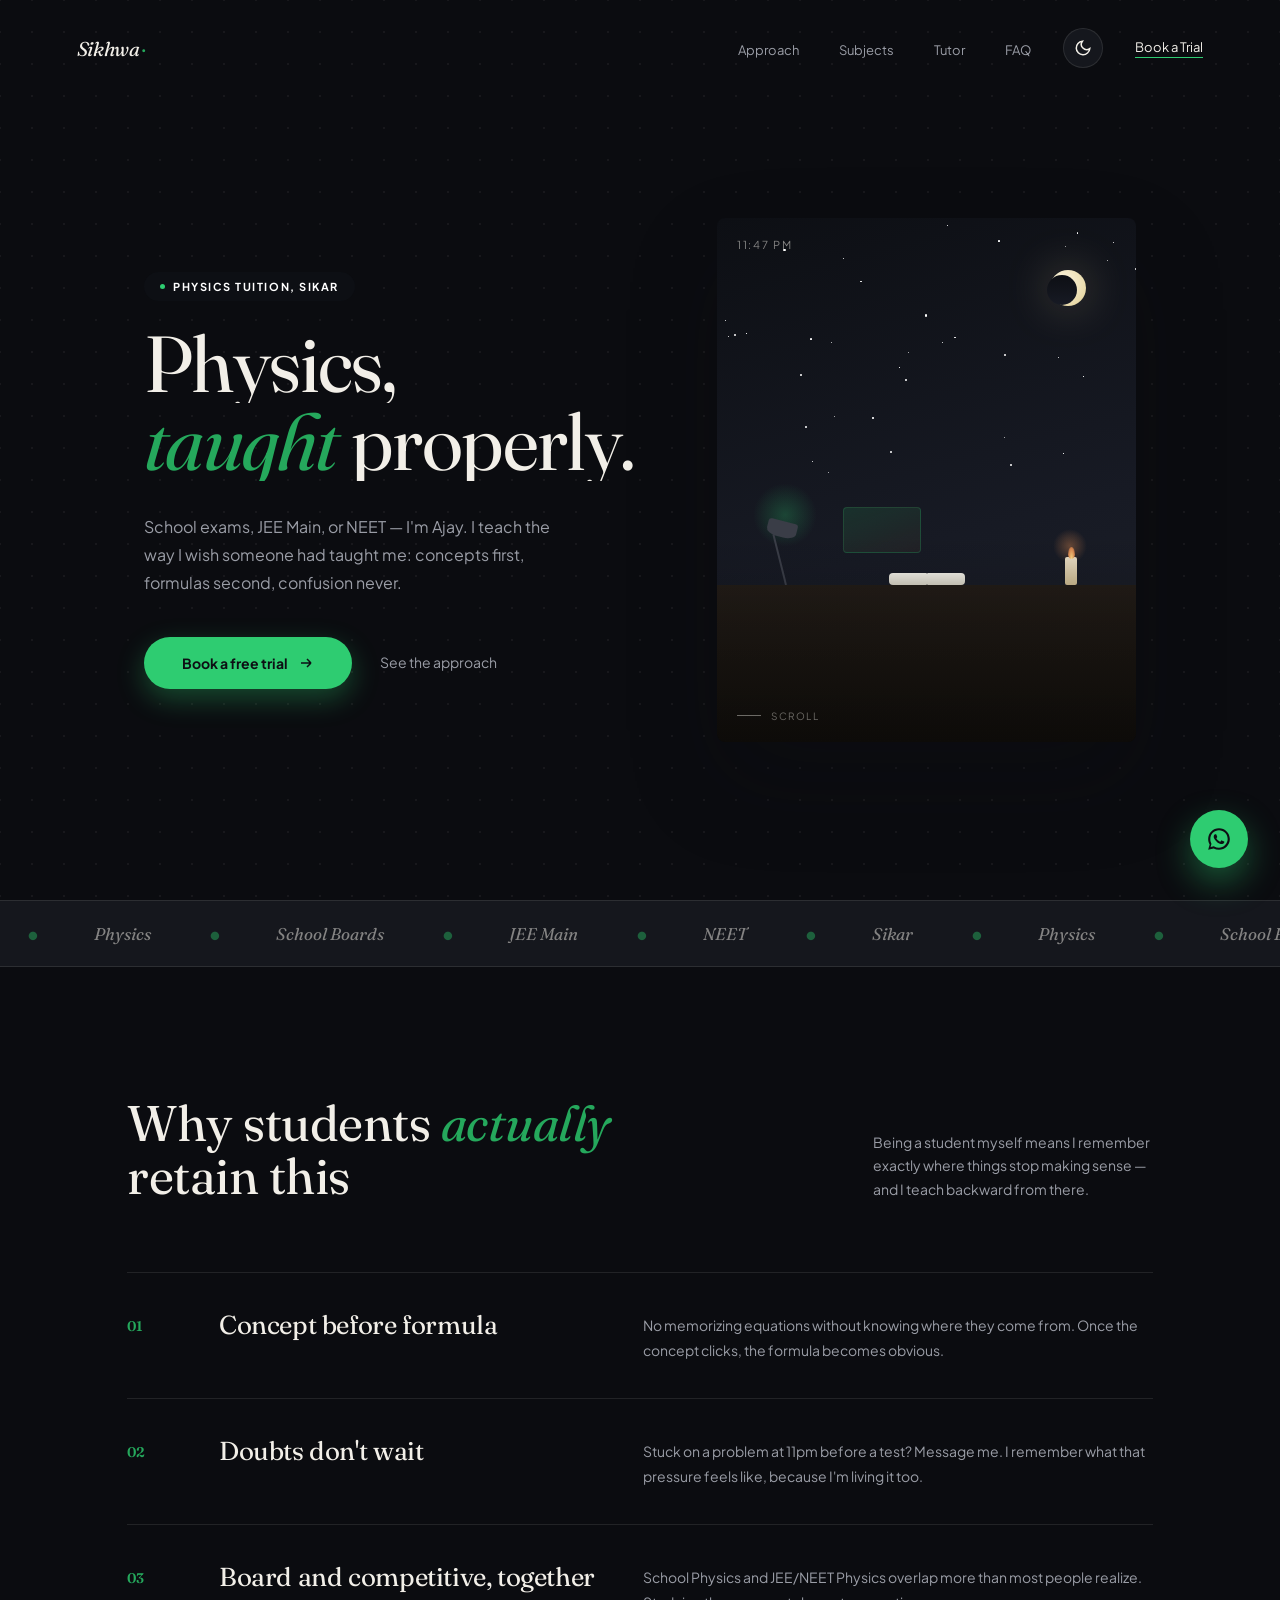
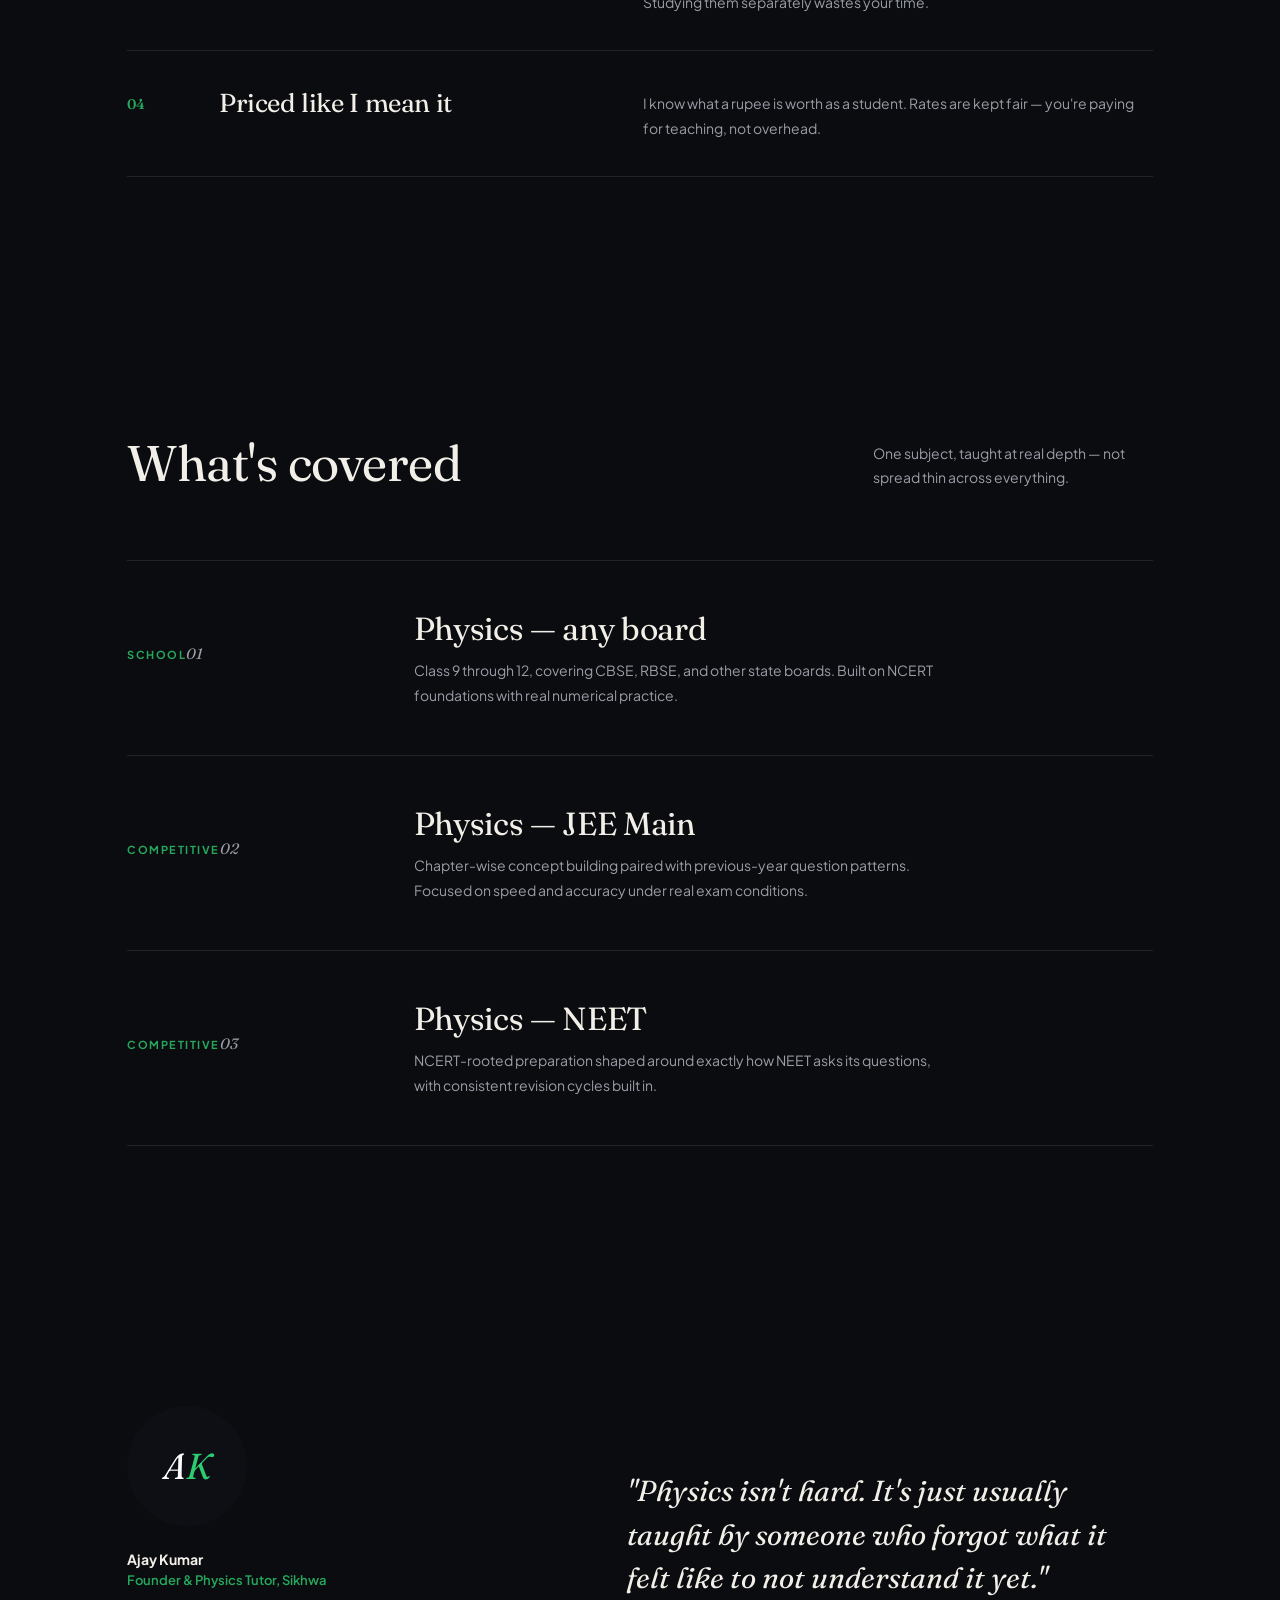
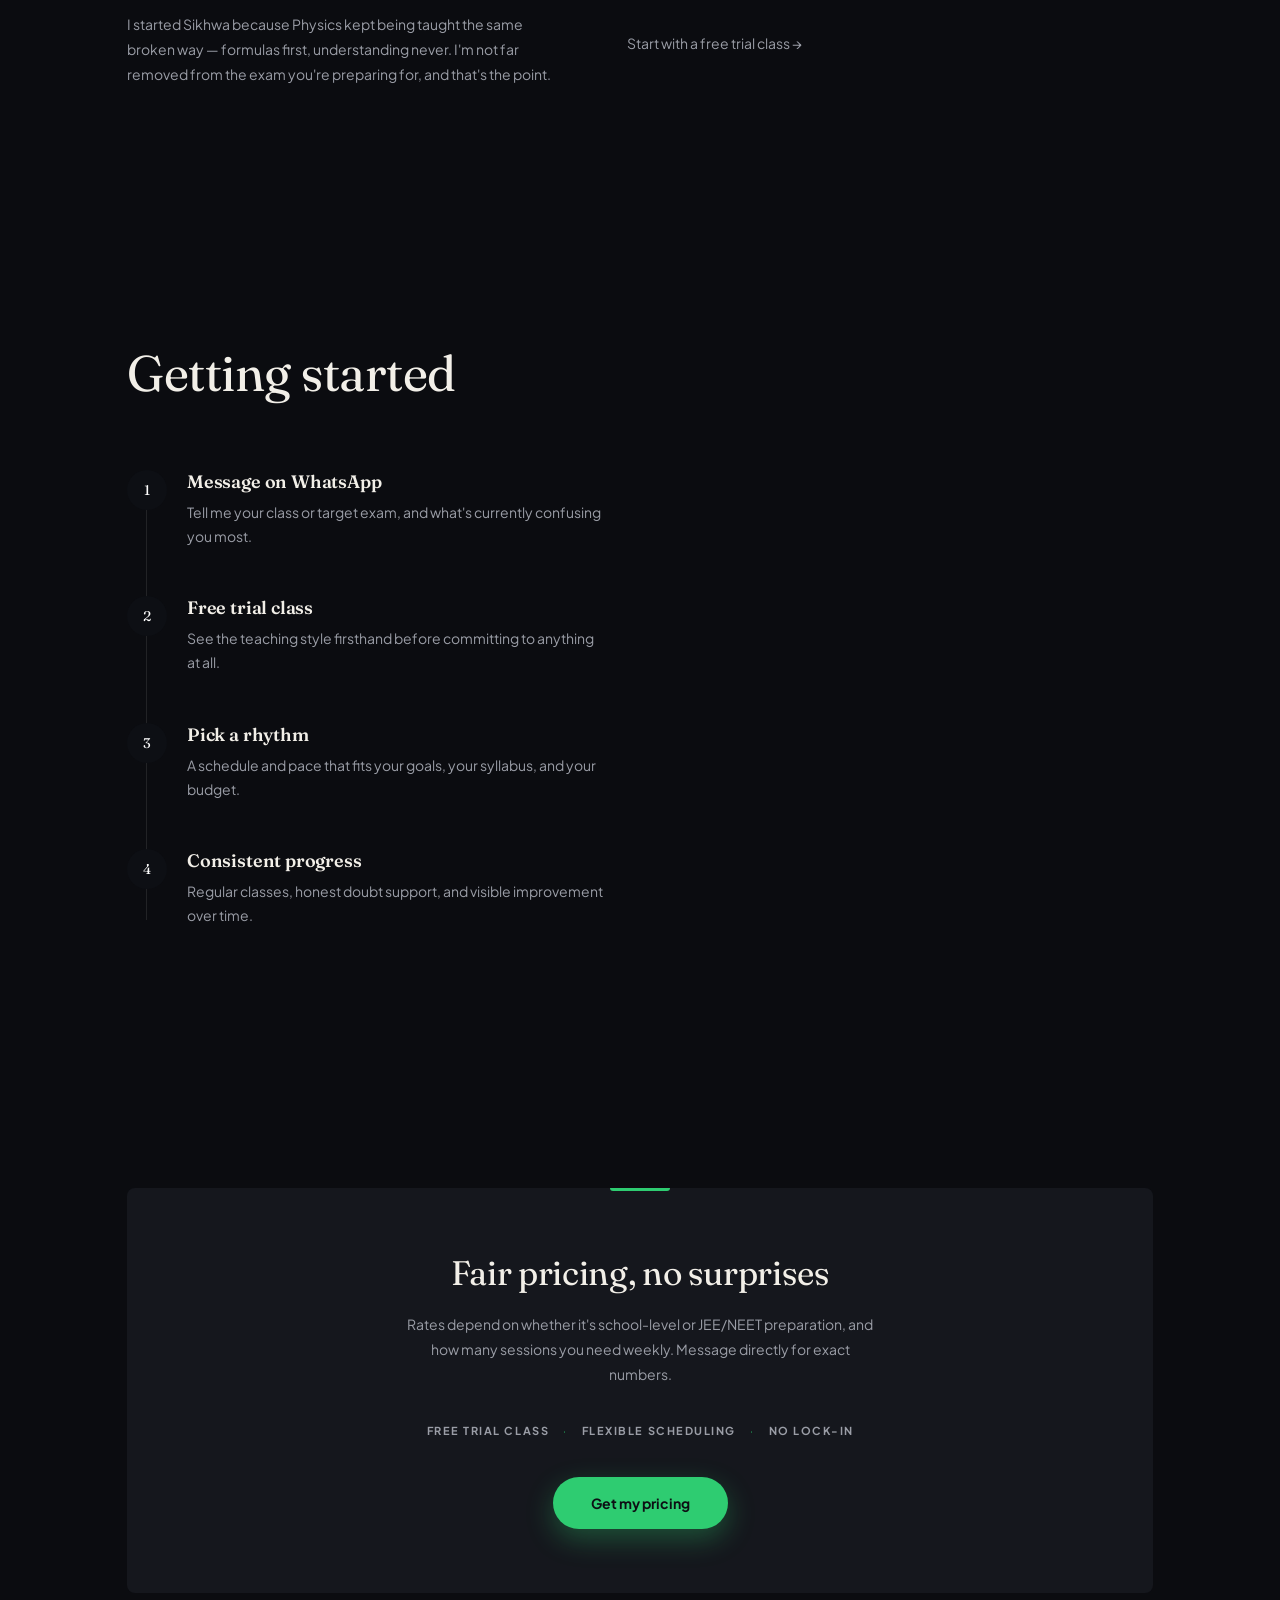
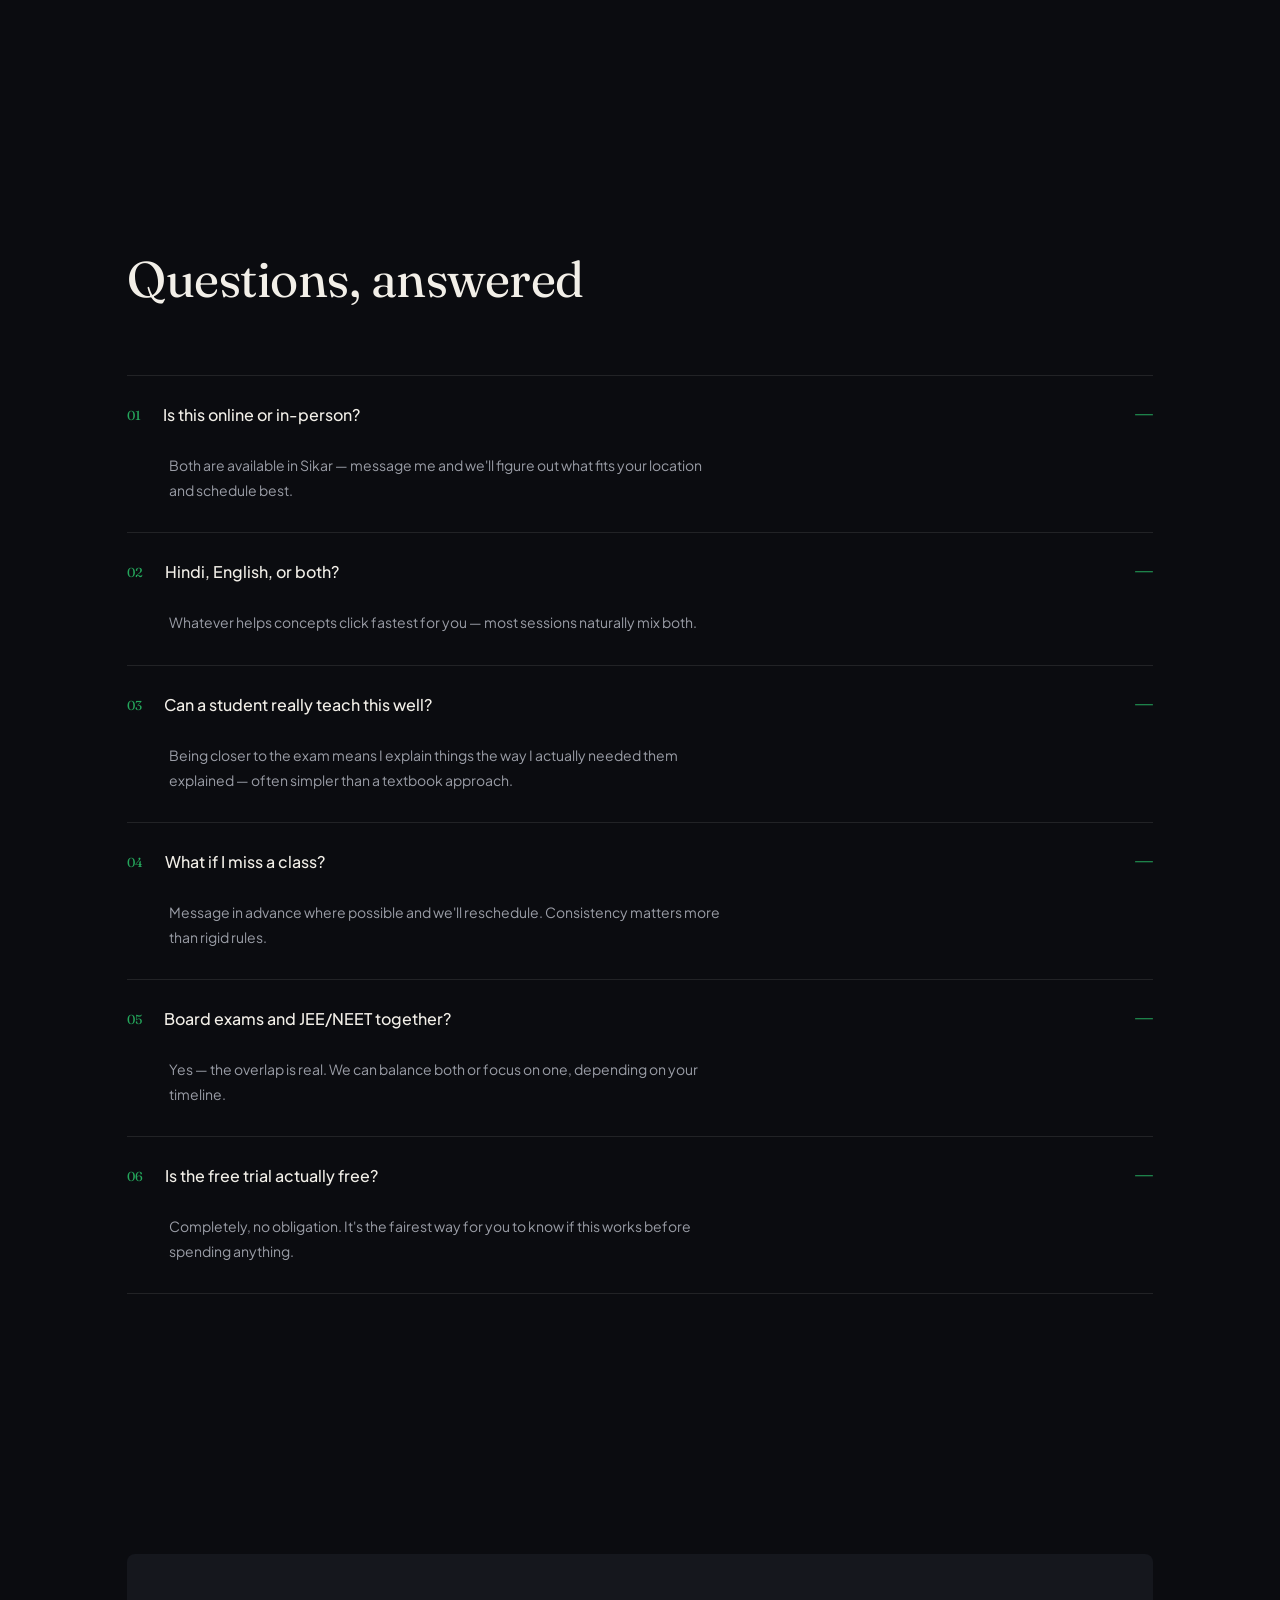
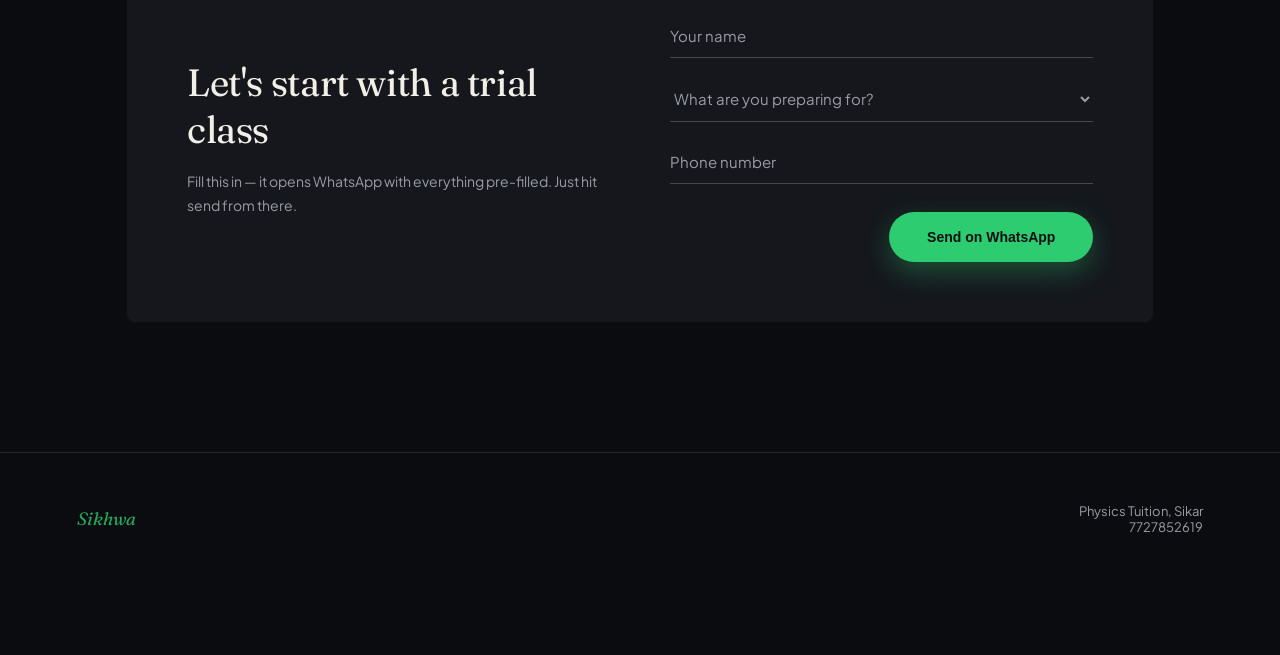
<file: shikhwa-main/index.html>
<!DOCTYPE html>
<html lang="en">
<head>
<meta charset="UTF-8">
<meta name="viewport" content="width=device-width, initial-scale=1.0">
<title>Sikhwa — Physics, Taught Properly | Sikar</title>
<meta name="description" content="Sikhwa is Physics tuition in Sikar for school students, JEE Main, and NEET — taught by Ajay Kumar. Concept-first, no shortcuts.">
<meta name="robots" content="index, follow, max-image-preview:large">
<link rel="canonical" href="https://sikhwa.online/">
<meta property="og:title" content="Sikhwa — Physics, Taught Properly">
<meta property="og:description" content="Physics tuition in Sikar. School, JEE Main & NEET.">
<meta property="og:type" content="website">

<link rel="preconnect" href="https://fonts.googleapis.com">
<link rel="preconnect" href="https://fonts.gstatic.com" crossorigin>
<link href="https://fonts.googleapis.com/css2?family=Fraunces:ital,opsz,wght@0,9..144,300;0,9..144,400;0,9..144,600;1,9..144,400;1,9..144,500&family=Plus+Jakarta+Sans:wght@300;400;500;600;700;800&display=swap" rel="stylesheet">

<script type="application/ld+json">
{
  "@context": "https://schema.org",
  "@type": "EducationalOrganization",
  "name": "Sikhwa",
  "description": "Physics tuition for school students, JEE Main, and NEET aspirants in Sikar.",
  "founder": { "@type": "Person", "name": "Ajay Kumar" },
  "areaServed": "Sikar, Rajasthan",
  "telephone": "+917727852619"
}
</script>

<style>
:root{
  --paper:#f7f4ee;
  --paper-soft:#efeade;
  --ink:#0d0f14;
  --deep:#0d0f14;
  --green:#2ecc71;
  --green-deep:#25a85c;
  --muted:#6b6f76;
  --line: rgba(13,15,20,0.1);
  --nav-bg: rgba(247,244,238,0.9);
  --bar-bg: rgba(247,244,238,0.96);
  --input-line: rgba(13,15,20,0.2);
  --theme-icon-color:#0d0f14;
}

[data-theme="dark"]{
  --paper:#0b0c10;
  --paper-soft:#15171d;
  --ink:#f2efe8;
  --muted:#9a9da6;
  --line: rgba(242,239,232,0.1);
  --nav-bg: rgba(11,12,16,0.88);
  --bar-bg: rgba(11,12,16,0.94);
  --input-line: rgba(242,239,232,0.22);
  --theme-icon-color:#f2efe8;
}

*{ margin:0; padding:0; box-sizing:border-box; }
html{ scroll-behavior:smooth; }

body{
  background: var(--paper);
  color: var(--ink);
  font-family:'Plus Jakarta Sans', sans-serif;
  font-weight:400;
  overflow-x:hidden;
  transition: background 0.5s ease, color 0.5s ease;
}

h1,h2,h3,h4{ font-family:'Fraunces', serif; font-weight:400; letter-spacing:-0.01em; }
em{ font-style:italic; color: var(--green-deep); }
a{ color:inherit; }

#dotCanvas{ position:fixed; inset:0; z-index:0; pointer-events:none; }
nav, .hero, .ticker-wrap, section, footer, .mobile-bar, .wa-float{ position:relative; z-index:2; }

/* =========================================================
   PREMIUM REVEAL SYSTEM — blur-focus pull, replaces flat fade
========================================================= */
.reveal{
  opacity:0;
  filter: blur(10px);
  transform: translateY(38px) scale(0.97);
  transition:
    opacity 1.15s cubic-bezier(0.19,1,0.22,1),
    filter 1.15s cubic-bezier(0.19,1,0.22,1),
    transform 1.15s cubic-bezier(0.19,1,0.22,1);
  will-change: opacity, filter, transform;
}
.reveal.active{
  opacity:1;
  filter: blur(0);
  transform: translateY(0) scale(1);
}

/* curtain-style headline reveal */
.hero-headline .line{ display:block; overflow:hidden; }
.hero-headline .line span{
  display:block;
  transform: translateY(115%);
  transition: transform 1s cubic-bezier(0.65,0,0.35,1);
}
.hero-headline .line:nth-child(1) span{ transition-delay:0.15s; }
.hero-headline .line:nth-child(2) span{ transition-delay:0.32s; }
.hero-headline.active .line span{ transform: translateY(0); }

.wrap{ max-width:1180px; margin:0 auto; padding:0 6%; }

.label{
  display:inline-flex; align-items:center; gap:8px;
  font-size:11px; letter-spacing:0.14em; text-transform:uppercase;
  color:#fff; font-weight:700;
  background: var(--deep);
  padding:8px 16px; border-radius:100px;
  margin-bottom:24px;
}
.label::before{ content:''; width:5px; height:5px; border-radius:50%; background: var(--green); }

/* ===== NAV ===== */
nav{
  position:fixed; top:0; left:0; right:0; z-index:100;
  display:flex; justify-content:space-between; align-items:center;
  padding: 28px 6%;
  transition: all 0.4s ease;
}
nav.scrolled{
  padding: 18px 6%;
  background: var(--nav-bg);
  backdrop-filter: blur(16px);
  border-bottom: 1px solid var(--line);
}
.logo{ font-family:'Fraunces', serif; font-size:20px; font-weight:400; letter-spacing:-0.02em; text-decoration:none; color: var(--ink); }
.logo em{ font-style:italic; color: var(--ink); }
.logo::after{ content:'·'; color: var(--green-deep); margin-left:2px; }

.nav-right{ display:flex; align-items:center; gap:32px; }
.nav-links{ display:flex; gap:40px; list-style:none; }
.nav-links a{ text-decoration:none; font-size:13px; color: var(--muted); transition: color 0.3s ease; }
.nav-links a:hover{ color: var(--ink); }
.nav-cta{ font-size:13px; text-decoration:none; color: var(--ink); border-bottom: 1px solid var(--green); padding-bottom:2px; }
.menu-toggle{ display:none; background:none; border:none; color:var(--ink); font-size:24px; cursor:pointer; }
@media (max-width:860px){ .nav-links{ display:none; } .menu-toggle{ display:block; } }

/* ===== THEME TOGGLE ===== */
.theme-toggle{
  position:relative;
  width:40px; height:40px;
  border-radius:50%;
  border:1px solid var(--line);
  background: var(--paper-soft);
  cursor:pointer;
  display:flex; align-items:center; justify-content:center;
  overflow:hidden;
  flex-shrink:0;
  transition: border-color 0.3s ease, background 0.3s ease;
}
.theme-toggle:hover{ border-color: var(--green); }
.theme-toggle svg{
  position:absolute;
  width:18px; height:18px;
  stroke: var(--theme-icon-color);
  transition: opacity 0.5s cubic-bezier(0.22,1,0.36,1), transform 0.5s cubic-bezier(0.22,1,0.36,1);
}
.icon-sun{ opacity:1; transform: rotate(0deg) scale(1); }
.icon-moon{ opacity:0; transform: rotate(-90deg) scale(0.5); }
[data-theme="dark"] .icon-sun{ opacity:0; transform: rotate(90deg) scale(0.5); }
[data-theme="dark"] .icon-moon{ opacity:1; transform: rotate(0deg) scale(1); }

/* =========================================================
   BUTTON — clean two-tone wipe (green -> deep), fully wired
========================================================= */
.btn-fill{
  position: relative;
  display: inline-flex;
  align-items: center;
  gap: 10px;
  padding: 17px 38px;
  border-radius: 100px;
  border: none;
  cursor: pointer;
  overflow: hidden;
  isolation: isolate;
  background: var(--green);
  transform: translateZ(0);
  box-shadow: 0 10px 28px rgba(46,204,113,0.32);
  text-decoration:none;
  transition: transform 0.3s ease, box-shadow 0.3s ease;
}
.btn-fill:hover{ transform: translateY(-2px); box-shadow: 0 16px 38px rgba(13,15,20,0.28); }
.btn-fill .fill{
  position:absolute; inset:-3px; border-radius: inherit;
  background: var(--deep);
  clip-path: circle(0% at var(--x,50%) var(--y,50%));
  transition: clip-path 0.55s cubic-bezier(0.22,1,0.36,1);
  z-index:1;
}
.btn-fill:hover .fill{ clip-path: circle(200% at var(--x,50%) var(--y,50%)); }
.btn-fill span, .btn-fill svg{
  position: relative; z-index: 2; color: var(--deep);
  font-weight:700; font-size:14px;
  transition: color 0.4s ease 0.08s, stroke 0.4s ease 0.08s;
}
.btn-fill:hover span{ color:#fff; }
.btn-fill:hover svg path{ stroke:#fff; }

.btn-text{ font-size:14px; text-decoration:none; color: var(--muted); border-bottom:1px solid transparent; transition: all 0.3s ease; }
.btn-text:hover{ color: var(--ink); border-color: var(--green); }

.chip{
  display:inline-flex; align-items:center;
  background: var(--deep); color:#fff;
  font-weight:700; font-size:11px; letter-spacing:0.06em;
  padding:9px 18px; border-radius:100px;
}
.chip::before{ content:''; width:5px; height:5px; border-radius:50%; background:var(--green); margin-right:8px; }

/* ===== HERO ===== */
.hero{ min-height:100vh; display:flex; align-items:center; padding: 140px 6% 80px; }
.hero-inner{ display:grid; grid-template-columns: 1.1fr 0.9fr; gap:60px; align-items:center; width:100%; }
.hero-headline{ font-size: clamp(44px, 6.2vw, 84px); line-height:0.98; letter-spacing:-0.02em; margin-bottom:32px; color: var(--ink); }
.hero-sub{ color: var(--muted); font-size:16px; line-height:1.75; max-width:420px; margin-bottom:40px; font-weight:400; }
.hero-actions{ display:flex; align-items:center; gap:28px; flex-wrap:wrap; }

/* ===== HERO SCENE — day/night dual illustration ===== */
.scene-frame{
  position:relative; aspect-ratio: 4/5; border-radius: 8px;
  overflow:hidden;
  box-shadow: 0 40px 90px rgba(13,15,20,0.22);
}
.scene-layer{
  position:absolute; inset:0;
  transition:
    opacity 0.9s cubic-bezier(0.22,1,0.36,1),
    filter 0.9s cubic-bezier(0.22,1,0.36,1),
    transform 0.9s cubic-bezier(0.22,1,0.36,1);
}
.scene-layer::before{
  content:''; position:absolute; inset:0;
  background: linear-gradient(180deg, transparent 60%, rgba(0,0,0,0.35) 100%);
  z-index:2; pointer-events:none;
}
.scene-tag{ position:absolute; top:20px; left:20px; font-size:11px; letter-spacing:0.15em; text-transform:uppercase; z-index:3; }

/* NIGHT scene */
#sceneNight{ background: linear-gradient(165deg, #0d0f14 0%, #171a24 60%, #1d2029 100%); }
#sceneNight .scene-tag{ color: rgba(247,244,238,0.5); }

/* DAY scene */
#sceneDay{ background: linear-gradient(165deg, #cfe9f2 0%, #eaf3e0 55%, #f7ecd0 100%); }
#sceneDay .scene-tag{ color: rgba(13,15,20,0.45); }

[data-theme="light"] #sceneDay{ opacity:1; filter:blur(0); transform:scale(1); }
[data-theme="light"] #sceneNight{ opacity:0; filter:blur(10px); transform:scale(1.05); pointer-events:none; }
[data-theme="dark"] #sceneNight{ opacity:1; filter:blur(0); transform:scale(1); }
[data-theme="dark"] #sceneDay{ opacity:0; filter:blur(10px); transform:scale(1.05); pointer-events:none; }

.star{ position:absolute; background:#fff; border-radius:50%; animation: twinkle 3.5s ease-in-out infinite; }
@keyframes twinkle{ 0%,100%{opacity:0.15;} 50%{opacity:0.85;} }

.moon{ position:absolute; top:10%; right:12%; width:36px; height:36px; border-radius:50%; background: radial-gradient(circle at 35% 35%, #fdf6e3, #e8d9a8 75%); box-shadow: 0 0 46px rgba(232,217,168,0.3); }
.moon::after{ content:''; position:absolute; top:5px; left:-3px; width:30px; height:30px; border-radius:50%; background: linear-gradient(180deg,#0d0f14,#171a24); }

.sun{ position:absolute; top:8%; right:12%; width:52px; height:52px; border-radius:50%; background: radial-gradient(circle at 35% 35%, #fff6d8, #ffcf5c 70%); box-shadow: 0 0 60px rgba(255,207,92,0.55); }
.sun-ray{ position:absolute; background: rgba(255,207,92,0.5); border-radius:2px; }

.cloud{ position:absolute; background: rgba(255,255,255,0.7); border-radius:50px; filter: blur(1px); }

.desk{ position:absolute; bottom:0; left:0; right:0; height:30%; }
#sceneNight .desk{ background: linear-gradient(180deg, #221c17, #14110d); }
#sceneDay .desk{ background: linear-gradient(180deg, #c9a877, #a9814f); }

.lamp{ position:absolute; bottom:30%; left:10%; width:60px; height:78px; }
.lamp-arm{ position:absolute; bottom:0; left:26px; width:2px; height:52px; background:#3a3d47; transform-origin:bottom; transform:rotate(-14deg); }
.lamp-head{ position:absolute; bottom:48px; left:8px; width:30px; height:16px; background:#3a3d47; border-radius:3px 3px 40% 40%; transform:rotate(14deg); }
.lamp-glow{ position:absolute; bottom:38px; left:-6px; width:64px; height:64px; border-radius:50%; background: radial-gradient(circle, rgba(46,204,113,0.25) 0%, transparent 70%); animation: breathe 4.5s ease-in-out infinite; }
@keyframes breathe{ 0%,100%{opacity:0.5; transform:scale(1);} 50%{opacity:0.9; transform:scale(1.08);} }

.candle{ position:absolute; bottom:30%; right:14%; width:12px; height:30px; }
.candle-body{ position:absolute; bottom:0; width:12px; height:28px; background:linear-gradient(180deg,#e8dcc4,#cbb98f); border-radius:2px; }
.flame{ position:absolute; bottom:26px; left:2.5px; width:7px; height:12px; background: radial-gradient(ellipse at bottom, #ffdd88 0%, #d98850 60%, transparent 100%); border-radius:50% 50% 50% 50% / 60% 60% 40% 40%; animation: flicker 1.3s ease-in-out infinite; }
@keyframes flicker{ 0%,100%{ transform:scaleY(1) rotate(0deg); } 33%{ transform:scaleY(1.1) rotate(-2deg); } 66%{ transform:scaleY(0.95) rotate(2deg); } }
.candle-glow{ position:absolute; bottom:22px; left:-12px; width:34px; height:34px; border-radius:50%; background: radial-gradient(circle, rgba(217,136,80,0.4) 0%, transparent 70%); animation: breathe 3.2s ease-in-out infinite; }

.book{ position:absolute; bottom:30%; left:50%; transform:translateX(-50%); width:76px; height:12px; }
.book-page{ position:absolute; width:38px; height:12px; }
.book-page.left{ left:0; border-radius:4px 1px 1px 4px; }
.book-page.right{ right:0; border-radius:1px 4px 4px 1px; }
#sceneNight .book-page{ background:linear-gradient(180deg,#f0eee6,#d4d0c2); }
#sceneDay .book-page{ background:linear-gradient(180deg,#fffdf7,#e8e2d0); }

.monitor-glow{ position:absolute; bottom:36%; left:30%; width:78px; height:46px; border-radius:4px; animation: pulse 5s ease-in-out infinite; }
#sceneNight .monitor-glow{ background: linear-gradient(160deg, rgba(46,204,113,0.14), rgba(217,136,80,0.06)); border: 1px solid rgba(46,204,113,0.2); }
#sceneDay .monitor-glow{ background: linear-gradient(160deg, rgba(46,204,113,0.18), rgba(255,207,92,0.12)); border: 1px solid rgba(46,204,113,0.25); }
@keyframes pulse{ 0%,100%{opacity:0.4;} 50%{opacity:0.75;} }

.plant{ position:absolute; bottom:30%; right:6%; width:22px; height:30px; }
.plant-pot{ position:absolute; bottom:0; width:22px; height:14px; background:#7a5a3a; border-radius:2px 2px 6px 6px; }
.plant-leaf{ position:absolute; bottom:10px; width:7px; height:20px; background:#5a8a4a; border-radius:50% 50% 50% 0; }

.scroll-cue{ position:absolute; bottom:20px; left:20px; z-index:3; display:flex; align-items:center; gap:10px; font-size:10px; letter-spacing:0.15em; text-transform:uppercase; }
#sceneNight .scroll-cue{ color: rgba(247,244,238,0.4); }
#sceneDay .scroll-cue{ color: rgba(13,15,20,0.4); }
.scroll-line{ width:24px; height:1px; background: currentColor; }

/* ===== ticker ===== */
.ticker-wrap{ border-top:1px solid var(--line); border-bottom:1px solid var(--line); padding: 22px 0; overflow:hidden; white-space:nowrap; background: var(--paper-soft); }
.ticker{ display:inline-block; animation: scroll-ticker 28s linear infinite; font-family:'Fraunces', serif; font-style:italic; font-size:17px; color: var(--ink); opacity:0.5; }
.ticker span{ margin:0 28px; }
.ticker span.dot{ color: var(--green-deep); font-style:normal; font-family:'Plus Jakarta Sans',sans-serif; font-size:11px; opacity:1; }
@keyframes scroll-ticker{ from{ transform:translateX(0); } to{ transform:translateX(-50%); } }

/* ===== sections ===== */
section{ padding:130px 0; }
.section-top{ display:flex; justify-content:space-between; align-items:flex-end; margin-bottom:70px; gap:30px; flex-wrap:wrap; }
.section-top h2{ font-size:clamp(32px,4.2vw,50px); line-height:1.05; max-width:600px; color: var(--ink); }
.section-top .desc{ color: var(--muted); font-size:14px; max-width:280px; line-height:1.7; }

.index-row{ display:grid; grid-template-columns: 60px 1fr 1.3fr; gap:32px; align-items:start; padding: 36px 0; border-top: 1px solid var(--line); }
.index-row:last-child{ border-bottom: 1px solid var(--line); }
.index-num{ font-family:'Fraunces', serif; font-size:14px; color: var(--green-deep); padding-top:8px; font-weight:600; }
.index-title{
  font-family:'Fraunces', serif;
  font-size:26px;
  font-weight:400;
  letter-spacing:-0.015em;
  color: var(--ink);
}
.index-desc{ color: var(--muted); font-size:14px; line-height:1.75; padding-top:4px; }
@media (max-width:760px){ .index-row{ grid-template-columns:1fr; gap:10px; } }

.subject-block{ display:grid; grid-template-columns: 0.5fr 1.5fr; gap:40px; padding: 48px 0; border-top:1px solid var(--line); align-items:center; }
.subject-block:last-child{ border-bottom:1px solid var(--line); }
.subject-tag-num{ font-family:'Fraunces', serif; font-style:italic; font-size:15px; color: var(--muted); }
.subject-tag-num strong{
  color: var(--green-deep);
  background: none;
  font-style:normal;
  display:inline-block;
  font-size:11px;
  letter-spacing:0.14em;
  text-transform:uppercase;
  margin-bottom:12px;
  font-family:'Plus Jakarta Sans',sans-serif;
  font-weight:700;
  padding:0;
}
.subject-title{ font-size:clamp(24px,2.6vw,32px); margin-bottom:10px; color: var(--ink); }
.subject-desc{ color: var(--muted); font-size:14px; line-height:1.75; max-width:520px; }
@media (max-width:760px){ .subject-block{ grid-template-columns:1fr; gap:16px; } }

.tutor-split{ display:grid; grid-template-columns: 0.9fr 1.1fr; gap:70px; align-items:center; }
.tutor-mark{ width:120px; height:120px; border-radius:50%; display:flex; align-items:center; justify-content:center; font-family:'Fraunces', serif; font-size:36px; font-style:italic; color:#fff; background: var(--deep); }
.tutor-mark span{ color: var(--green); }
.tutor-quote{ font-family:'Fraunces', serif; font-style:italic; font-size: clamp(22px, 2.6vw, 29px); line-height:1.5; color: var(--ink); margin: 28px 0 32px; }
.tutor-name{ font-size:14px; font-weight:700; color: var(--ink); }
.tutor-role{ font-size:13px; color: var(--green-deep); margin-top:4px; font-weight:600; }
.tutor-bio{ color: var(--muted); font-size:14px; line-height:1.8; margin-top:24px; max-width:480px; }
@media (max-width:760px){ .tutor-split{ grid-template-columns:1fr; gap:36px; } }

.timeline{ position:relative; max-width:640px; }
.timeline::before{ content:''; position:absolute; left:19px; top:8px; bottom:8px; width:1px; background: var(--line); }
.tl-item{ position:relative; padding-left:60px; padding-bottom:48px; }
.tl-item:last-child{ padding-bottom:0; }
.tl-dot{ position:absolute; left:0; top:0; width:40px; height:40px; border-radius:50%; display:flex; align-items:center; justify-content:center; font-family:'Fraunces', serif; font-size:14px; color:#fff; background: var(--deep); }
.tl-item h4{ font-size:18px; margin-bottom:8px; font-weight:600; color: var(--ink); }
.tl-item p{ color: var(--muted); font-size:14px; line-height:1.7; max-width:420px; }

.price-panel{ background: var(--paper-soft); border-radius:8px; padding: 64px 60px; text-align:center; position:relative; }
.price-panel::before{ content:''; position:absolute; top:0; left:50%; transform:translateX(-50%); width:60px; height:3px; background: var(--green); border-radius:0 0 4px 4px; }
.price-panel h3{ font-size: clamp(26px,3vw,34px); margin-bottom:18px; color: var(--ink); }
.price-panel p{ color: var(--muted); font-size:14px; line-height:1.8; max-width:480px; margin:0 auto 36px; }
.price-tags{
  display:flex; justify-content:center; align-items:center;
  gap:14px; margin-bottom:40px; flex-wrap:wrap;
  font-size:11px; letter-spacing:0.14em; text-transform:uppercase;
  color: var(--muted); font-weight:700;
}
.price-tags span.sep{ color: var(--green-deep); font-weight:400; }

.faq-row{ border-top:1px solid var(--line); }
.faq-row:last-child{ border-bottom:1px solid var(--line); }
.faq-head{ display:flex; justify-content:space-between; align-items:center; padding: 28px 0; cursor:pointer; }
.faq-head .q-num{ color: var(--green-deep); font-family:'Fraunces', serif; font-size:13px; margin-right:22px; }
.faq-head .q-text{ font-size:16px; font-weight:500; flex:1; color: var(--ink); }
.q-icon{ position:relative; width:18px; height:18px; flex-shrink:0; margin-left:20px; }
.q-icon .icon-line{
  position:absolute;
  background: var(--muted);
  border-radius:2px;
  transition: transform 0.35s cubic-bezier(0.22,1,0.36,1), background 0.35s ease;
}
.q-icon .icon-line.h{ top:50%; left:0; width:100%; height:1.5px; transform:translateY(-50%); }
.q-icon .icon-line.v{ left:50%; top:0; width:1.5px; height:100%; transform:translateX(-50%); }
.faq-row.active .q-icon .icon-line{ background: var(--green-deep); }
.faq-row.active .q-icon .icon-line.v{ transform: translateX(-50%) scaleY(0); }
.faq-body{ max-height:0; overflow:hidden; transition: max-height 0.45s ease; }
.faq-row.active .faq-body{ max-height:200px; }
.faq-body p{ color:var(--muted); font-size:14px; line-height:1.75; padding: 0 0 30px 42px; max-width:600px; }

.contact-panel{ background: var(--paper-soft); border-radius:8px; padding: 60px; display:grid; grid-template-columns: 1fr 1fr; gap:60px; align-items:center; }
.contact-panel h3{ font-size: clamp(28px,3.2vw,38px); margin-bottom:16px; color: var(--ink); }
.contact-panel .contact-note{ color:var(--muted); font-size:14px; line-height:1.75; }
.contact-form{ display:flex; flex-direction:column; gap:18px; }
.field input, .field select{ width:100%; background:transparent; border:none; border-bottom:1px solid var(--input-line); color: var(--ink); font-family:'Plus Jakarta Sans', sans-serif; font-size:15px; padding: 12px 0; outline:none; transition: border-color 0.3s ease; }
.field input:focus, .field select:focus{ border-color: var(--green); }
.field input::placeholder{ color: var(--muted); }
.field select{ color: var(--muted); }
.field select:valid{ color: var(--ink); }
.submit-row{ display:flex; justify-content:flex-end; margin-top:10px; }
@media (max-width:760px){ .contact-panel{ grid-template-columns:1fr; padding:40px 28px; } }

footer{ border-top:1px solid var(--line); padding: 50px 6% 120px; display:flex; justify-content:space-between; align-items:center; flex-wrap:wrap; gap:20px; }
.footer-logo{ font-family:'Fraunces', serif; font-size:18px; color: var(--ink); }
.footer-meta{ color: var(--muted); font-size:13px; text-align:right; }

.wa-float{ position: fixed; bottom: 32px; right: 32px; width: 58px; height: 58px; border-radius: 50%; background: var(--green); display:flex; align-items:center; justify-content:center; z-index: 150; box-shadow: 0 14px 34px rgba(46,204,113,0.4); text-decoration:none; overflow:hidden; isolation:isolate; transition: transform 0.3s ease; }
.wa-float:hover{ transform: scale(1.06); }
.wa-float .fill{ position:absolute; inset:-3px; border-radius:50%; background: var(--deep); clip-path: circle(0% at 50% 50%); transition: clip-path 0.5s cubic-bezier(0.22,1,0.36,1); z-index:1; }
.wa-float:hover .fill{ clip-path: circle(150% at 50% 50%); }
.wa-float svg.wa-icon{ position:relative; z-index:2; fill:#0d0f14; width:26px; height:26px; transition: fill 0.4s ease 0.08s; }
.wa-float:hover svg.wa-icon{ fill:#fff; }
@media (max-width:768px){ .wa-float{ display:none; } }

.mobile-bar{ display:none; position:fixed; bottom:0; left:0; right:0; z-index:200; background: var(--bar-bg); backdrop-filter: blur(12px); border-top:1px solid var(--line); padding:14px 20px; gap:12px; }
.mobile-bar a{ flex:1; text-align:center; padding:14px; border-radius:100px; font-weight:700; font-size:14px; text-decoration:none; }
.mobile-bar .call{ border:1px solid var(--line); color: var(--ink); }
.mobile-bar .wa{ background: var(--green); color: var(--deep); }

@media (max-width:768px){
  .mobile-bar{ display:flex; }
  body{ padding-bottom:74px; }
  .hero-inner{ grid-template-columns:1fr; }
  .hero{ text-align:left; padding-top:120px; }
  .scene-frame{ margin-top:40px; }
  .section-top{ flex-direction:column; align-items:flex-start; }
}
</style>
</head>
<body>

<canvas id="dotCanvas"></canvas>

<nav id="nav">
  <a href="#" class="logo"><em>Sikhwa</em></a>
  <div class="nav-right">
    <ul class="nav-links">
      <li><a href="#why">Approach</a></li>
      <li><a href="#subjects">Subjects</a></li>
      <li><a href="#tutor">Tutor</a></li>
      <li><a href="#faq">FAQ</a></li>
    </ul>
    <button class="theme-toggle" id="themeToggle" aria-label="Toggle light/dark mode">
      <svg class="icon-sun" viewBox="0 0 24 24" fill="none" stroke-width="2" stroke-linecap="round"><circle cx="12" cy="12" r="4"/><path d="M12 2v2M12 20v2M4.9 4.9l1.4 1.4M17.7 17.7l1.4 1.4M2 12h2M20 12h2M4.9 19.1l1.4-1.4M17.7 6.3l1.4-1.4"/></svg>
      <svg class="icon-moon" viewBox="0 0 24 24" fill="none" stroke-width="2" stroke-linecap="round"><path d="M21 12.79A9 9 0 1111.21 3 7 7 0 0021 12.79z"/></svg>
    </button>
    <a href="#contact" class="nav-cta">Book a Trial</a>
  </div>
</nav>

<section class="hero">
  <div class="wrap hero-inner">
    <div class="reveal">
      <span class="label">Physics Tuition, Sikar</span>
      <h1 class="hero-headline" id="headline">
        <span class="line"><span>Physics,</span></span>
        <span class="line"><span><em>taught</em> properly.</span></span>
      </h1>
      <p class="hero-sub">School exams, JEE Main, or NEET — I'm Ajay. I teach the way I wish someone had taught me: concepts first, formulas second, confusion never.</p>
      <div class="hero-actions">
        <a href="#contact" class="btn-fill">
          <span class="fill"></span>
          <span>Book a free trial</span>
          <svg width="16" height="16" viewBox="0 0 16 16" fill="none"><path d="M3 8H13M13 8L9 4M13 8L9 12" stroke="currentColor" stroke-width="1.5"/></svg>
        </a>
        <a href="#why" class="btn-text">See the approach</a>
      </div>
    </div>

    <div class="scene-frame reveal">
      <div class="scene-layer" id="sceneDay">
        <span class="scene-tag">7:20 AM</span>
        <div class="sun"></div>
        <div class="cloud" style="width:60px;height:16px;top:16%;left:8%;"></div>
        <div class="cloud" style="width:40px;height:12px;top:24%;left:22%;"></div>
        <div class="monitor-glow"></div>
        <div class="lamp"><div class="lamp-arm"></div><div class="lamp-head"></div></div>
        <div class="candle"><div class="candle-body"></div></div>
        <div class="book"><div class="book-page left"></div><div class="book-page right"></div></div>
        <div class="plant">
          <div class="plant-pot"></div>
          <div class="plant-leaf" style="left:1px; transform:rotate(-15deg);"></div>
          <div class="plant-leaf" style="left:8px; transform:rotate(5deg);"></div>
          <div class="plant-leaf" style="left:14px; transform:rotate(20deg);"></div>
        </div>
        <div class="desk"></div>
        <div class="scroll-cue"><span class="scroll-line"></span>Scroll</div>
      </div>

      <div class="scene-layer" id="sceneNight">
        <span class="scene-tag">11:47 PM</span>
        <div id="starsContainer"></div>
        <div class="moon"></div>
        <div class="monitor-glow"></div>
        <div class="lamp"><div class="lamp-glow"></div><div class="lamp-arm"></div><div class="lamp-head"></div></div>
        <div class="candle"><div class="candle-glow"></div><div class="candle-body"></div><div class="flame"></div></div>
        <div class="book"><div class="book-page left"></div><div class="book-page right"></div></div>
        <div class="desk"></div>
        <div class="scroll-cue"><span class="scroll-line"></span>Scroll</div>
      </div>
    </div>
  </div>
</section>

<div class="ticker-wrap">
  <div class="ticker">
    <span class="dot">●</span><span>Physics</span>
    <span class="dot">●</span><span>School Boards</span>
    <span class="dot">●</span><span>JEE Main</span>
    <span class="dot">●</span><span>NEET</span>
    <span class="dot">●</span><span>Sikar</span>
    <span class="dot">●</span><span>Physics</span>
    <span class="dot">●</span><span>School Boards</span>
    <span class="dot">●</span><span>JEE Main</span>
    <span class="dot">●</span><span>NEET</span>
    <span class="dot">●</span><span>Sikar</span>
  </div>
</div>

<section id="why">
  <div class="wrap">
    <div class="section-top reveal">
      <h2>Why students <em>actually</em> retain this</h2>
      <p class="desc">Being a student myself means I remember exactly where things stop making sense — and I teach backward from there.</p>
    </div>
    <div class="index-row reveal"><div class="index-num">01</div><div class="index-title">Concept before formula</div><div class="index-desc">No memorizing equations without knowing where they come from. Once the concept clicks, the formula becomes obvious.</div></div>
    <div class="index-row reveal"><div class="index-num">02</div><div class="index-title">Doubts don't wait</div><div class="index-desc">Stuck on a problem at 11pm before a test? Message me. I remember what that pressure feels like, because I'm living it too.</div></div>
    <div class="index-row reveal"><div class="index-num">03</div><div class="index-title">Board and competitive, together</div><div class="index-desc">School Physics and JEE/NEET Physics overlap more than most people realize. Studying them separately wastes your time.</div></div>
    <div class="index-row reveal"><div class="index-num">04</div><div class="index-title">Priced like I mean it</div><div class="index-desc">I know what a rupee is worth as a student. Rates are kept fair — you're paying for teaching, not overhead.</div></div>
  </div>
</section>

<section id="subjects">
  <div class="wrap">
    <div class="section-top reveal"><h2>What's covered</h2><p class="desc">One subject, taught at real depth — not spread thin across everything.</p></div>
    <div class="subject-block reveal"><div class="subject-tag-num"><strong>School</strong>01</div><div><h3 class="subject-title">Physics — any board</h3><p class="subject-desc">Class 9 through 12, covering CBSE, RBSE, and other state boards. Built on NCERT foundations with real numerical practice.</p></div></div>
    <div class="subject-block reveal"><div class="subject-tag-num"><strong>Competitive</strong>02</div><div><h3 class="subject-title">Physics — JEE Main</h3><p class="subject-desc">Chapter-wise concept building paired with previous-year question patterns. Focused on speed and accuracy under real exam conditions.</p></div></div>
    <div class="subject-block reveal"><div class="subject-tag-num"><strong>Competitive</strong>03</div><div><h3 class="subject-title">Physics — NEET</h3><p class="subject-desc">NCERT-rooted preparation shaped around exactly how NEET asks its questions, with consistent revision cycles built in.</p></div></div>
  </div>
</section>

<section id="tutor">
  <div class="wrap tutor-split">
    <div class="reveal">
      <div class="tutor-mark">A<span>K</span></div>
      <p class="tutor-name" style="margin-top:24px;">Ajay Kumar</p>
      <p class="tutor-role">Founder & Physics Tutor, Sikhwa</p>
      <p class="tutor-bio">I started Sikhwa because Physics kept being taught the same broken way — formulas first, understanding never. I'm not far removed from the exam you're preparing for, and that's the point.</p>
    </div>
    <div class="reveal">
      <p class="tutor-quote">"Physics isn't hard. It's just usually taught by someone who forgot what it felt like to not understand it yet."</p>
      <a href="#contact" class="btn-text">Start with a free trial class →</a>
    </div>
  </div>
</section>

<section id="process">
  <div class="wrap">
    <div class="section-top reveal"><h2>Getting started</h2></div>
    <div class="timeline">
      <div class="tl-item reveal"><div class="tl-dot">1</div><h4>Message on WhatsApp</h4><p>Tell me your class or target exam, and what's currently confusing you most.</p></div>
      <div class="tl-item reveal"><div class="tl-dot">2</div><h4>Free trial class</h4><p>See the teaching style firsthand before committing to anything at all.</p></div>
      <div class="tl-item reveal"><div class="tl-dot">3</div><h4>Pick a rhythm</h4><p>A schedule and pace that fits your goals, your syllabus, and your budget.</p></div>
      <div class="tl-item reveal"><div class="tl-dot">4</div><h4>Consistent progress</h4><p>Regular classes, honest doubt support, and visible improvement over time.</p></div>
    </div>
  </div>
</section>

<section id="pricing">
  <div class="wrap">
    <div class="price-panel reveal">
      <h3>Fair pricing, no surprises</h3>
      <p>Rates depend on whether it's school-level or JEE/NEET preparation, and how many sessions you need weekly. Message directly for exact numbers.</p>
      <div class="price-tags">
        <span>Free Trial Class</span><span class="sep">·</span>
        <span>Flexible Scheduling</span><span class="sep">·</span>
        <span>No Lock-in</span>
      </div>
      <a href="#contact" class="btn-fill">
        <span class="fill"></span>
        <span>Get my pricing</span>
      </a>
    </div>
  </div>
</section>

<section id="faq">
  <div class="wrap">
    <div class="section-top reveal"><h2>Questions, answered</h2></div>
    <div class="faq-row reveal"><div class="faq-head"><span class="q-num">01</span><span class="q-text">Is this online or in-person?</span><span class="q-icon"><span class="icon-line h"></span><span class="icon-line v"></span></span></div><div class="faq-body"><p>Both are available in Sikar — message me and we'll figure out what fits your location and schedule best.</p></div></div>
    <div class="faq-row reveal"><div class="faq-head"><span class="q-num">02</span><span class="q-text">Hindi, English, or both?</span><span class="q-icon"><span class="icon-line h"></span><span class="icon-line v"></span></span></div><div class="faq-body"><p>Whatever helps concepts click fastest for you — most sessions naturally mix both.</p></div></div>
    <div class="faq-row reveal"><div class="faq-head"><span class="q-num">03</span><span class="q-text">Can a student really teach this well?</span><span class="q-icon"><span class="icon-line h"></span><span class="icon-line v"></span></span></div><div class="faq-body"><p>Being closer to the exam means I explain things the way I actually needed them explained — often simpler than a textbook approach.</p></div></div>
    <div class="faq-row reveal"><div class="faq-head"><span class="q-num">04</span><span class="q-text">What if I miss a class?</span><span class="q-icon"><span class="icon-line h"></span><span class="icon-line v"></span></span></div><div class="faq-body"><p>Message in advance where possible and we'll reschedule. Consistency matters more than rigid rules.</p></div></div>
    <div class="faq-row reveal"><div class="faq-head"><span class="q-num">05</span><span class="q-text">Board exams and JEE/NEET together?</span><span class="q-icon"><span class="icon-line h"></span><span class="icon-line v"></span></span></div><div class="faq-body"><p>Yes — the overlap is real. We can balance both or focus on one, depending on your timeline.</p></div></div>
    <div class="faq-row reveal"><div class="faq-head"><span class="q-num">06</span><span class="q-text">Is the free trial actually free?</span><span class="q-icon"><span class="icon-line h"></span><span class="icon-line v"></span></span></div><div class="faq-body"><p>Completely, no obligation. It's the fairest way for you to know if this works before spending anything.</p></div></div>
  </div>
</section>

<section id="contact">
  <div class="wrap">
    <div class="contact-panel reveal">
      <div>
        <h3>Let's start with a trial class</h3>
        <p class="contact-note">Fill this in — it opens WhatsApp with everything pre-filled. Just hit send from there.</p>
      </div>
      <form class="contact-form" id="leadForm">
        <div class="field"><input type="text" id="studentName" placeholder="Your name" required></div>
        <div class="field">
          <select id="studentGoal" required>
            <option value="" disabled selected>What are you preparing for?</option>
            <option value="School Exam (Physics)">School exam (Physics)</option>
            <option value="JEE Main (Physics)">JEE Main (Physics)</option>
            <option value="NEET (Physics)">NEET (Physics)</option>
          </select>
        </div>
        <div class="field"><input type="tel" id="studentPhone" placeholder="Phone number" pattern="[0-9]{10}" maxlength="10" required></div>
        <div class="submit-row">
          <button type="submit" class="btn-fill">
            <span class="fill"></span>
            <span>Send on WhatsApp</span>
          </button>
        </div>
      </form>
    </div>
  </div>
</section>

<footer>
  <div class="footer-logo"><em style="font-style:italic;">Sikhwa</em></div>
  <div class="footer-meta">Physics Tuition, Sikar<br>7727852619</div>
</footer>

<a href="https://wa.me/917727852619?text=Hi%20Ajay%2C%20I%27m%20interested%20in%20Physics%20tuition." class="wa-float" aria-label="Chat on WhatsApp">
  <span class="fill"></span>
  <svg class="wa-icon" viewBox="0 0 24 24"><path d="M12 2C6.48 2 2 6.48 2 12c0 1.85.5 3.58 1.38 5.07L2 22l5.07-1.33A9.94 9.94 0 0012 22c5.52 0 10-4.48 10-10S17.52 2 12 2zm0 18c-1.6 0-3.1-.43-4.4-1.18l-.31-.18-3.02.79.8-2.94-.2-.32A7.94 7.94 0 014 12c0-4.41 3.59-8 8-8s8 3.59 8 8-3.59 8-8 8zm4.4-5.9c-.24-.12-1.43-.7-1.65-.79-.22-.08-.38-.12-.54.12-.16.24-.62.79-.76.95-.14.16-.28.18-.52.06-.24-.12-1.02-.38-1.94-1.2-.72-.64-1.2-1.43-1.34-1.67-.14-.24-.02-.37.1-.49.11-.11.24-.28.36-.42.12-.14.16-.24.24-.4.08-.16.04-.3-.02-.42-.06-.12-.54-1.3-.74-1.78-.2-.47-.4-.4-.54-.41-.14-.01-.3-.01-.46-.01-.16 0-.42.06-.64.3-.22.24-.84.82-.84 2s.86 2.32.98 2.48c.12.16 1.7 2.6 4.12 3.64.58.25 1.03.4 1.38.51.58.18 1.11.16 1.53.1.47-.07 1.43-.58 1.63-1.14.2-.56.2-1.04.14-1.14-.06-.1-.22-.16-.46-.28z"/></svg>
</a>

<div class="mobile-bar">
  <a href="tel:+917727852619" class="call">Call</a>
  <a href="https://wa.me/917727852619?text=Hi%20Ajay%2C%20I%27m%20interested%20in%20Physics%20tuition." class="wa">WhatsApp</a>
</div>

<script>
/* =========================================================
   THEME SYSTEM — synced to visitor's local time (timezone-aware)
   Auto mode: 6:00–17:59 local time = light, else dark.
   Manual toggle overrides auto mode and is remembered;
   auto mode resumes only if the user hasn't manually chosen.
========================================================= */
const root = document.documentElement;
const themeToggle = document.getElementById('themeToggle');
const THEME_KEY = 'sikhwa-theme';
const AUTO_KEY = 'sikhwa-theme-auto';
let currentTheme;

function getAutoTheme(){
  const hour = new Date().getHours(); // uses visitor's local device time/timezone
  return (hour >= 6 && hour < 18) ? 'light' : 'dark';
}

function applyTheme(theme, manual = false){
  root.setAttribute('data-theme', theme);
  currentTheme = theme;
  if(manual){
    localStorage.setItem(THEME_KEY, theme);
    localStorage.setItem(AUTO_KEY, 'false');
  }
}

(function initTheme(){
  const isAuto = localStorage.getItem(AUTO_KEY) !== 'false';
  applyTheme(isAuto ? getAutoTheme() : (localStorage.getItem(THEME_KEY) || getAutoTheme()));
})();

themeToggle.addEventListener('click', ()=>{
  applyTheme(currentTheme === 'dark' ? 'light' : 'dark', true);
});

/* keep syncing live with real time, only while in auto mode */
setInterval(()=>{
  if(localStorage.getItem(AUTO_KEY) !== 'false'){
    const auto = getAutoTheme();
    if(auto !== currentTheme) applyTheme(auto);
  }
}, 60000);

/* =========================================================
   BASIC DEV-TOOLS / INSPECT DETERRENTS
   (Note: browsers always allow devtools via their own menu —
   this only blocks the common shortcuts & right-click.)
========================================================= */
document.addEventListener('contextmenu', e => e.preventDefault());
document.addEventListener('keydown', e => {
  const key = e.key.toUpperCase();
  const blocked =
    e.key === 'F12' ||
    (e.ctrlKey && e.shiftKey && (key === 'I' || key === 'J' || key === 'C')) ||
    (e.ctrlKey && key === 'U');
  if(blocked) e.preventDefault();
});

/* ===== NAV SCROLL STATE ===== */
const nav = document.getElementById('nav');
window.addEventListener('scroll', () => nav.classList.toggle('scrolled', window.scrollY > 40));

/* ===== SCROLL REVEAL ===== */
const revealEls = document.querySelectorAll('.reveal');
const observer = new IntersectionObserver((entries) => {
  entries.forEach(e => { if(e.isIntersecting) e.target.classList.add('active'); });
}, { threshold:0.12 });
revealEls.forEach(el => observer.observe(el));

/* headline curtain reveal — separate trigger */
const headline = document.getElementById('headline');
const headlineObserver = new IntersectionObserver((entries)=>{
  entries.forEach(e=>{ if(e.isIntersecting) e.target.classList.add('active'); });
}, { threshold:0.3 });
headlineObserver.observe(headline);

/* stagger repeating groups for a sequential premium feel */
function stagger(selector, base=0.08){
  document.querySelectorAll(selector).forEach((el, i)=>{
    el.style.transitionDelay = `${i * base}s`;
  });
}
stagger('.index-row');
stagger('.subject-block');
stagger('.faq-row');
stagger('.tl-item');

/* ===== NIGHT SCENE STARS ===== */
const starsContainer = document.getElementById('starsContainer');
for(let i=0;i<35;i++){
  const s = document.createElement('div');
  s.className='star';
  const size = Math.random()*1.6+0.6;
  s.style.width=size+'px'; s.style.height=size+'px';
  s.style.top=Math.random()*50+'%'; s.style.left=Math.random()*100+'%';
  s.style.animationDelay=(Math.random()*3)+'s';
  s.style.animationDuration=(2.5+Math.random()*3)+'s';
  starsContainer.appendChild(s);
}

/* ===== FAQ ACCORDION ===== */
document.querySelectorAll('.faq-head').forEach(q=>{
  q.addEventListener('click', ()=>{
    const row = q.parentElement;
    const wasActive = row.classList.contains('active');
    document.querySelectorAll('.faq-row').forEach(r=>r.classList.remove('active'));
    if(!wasActive) row.classList.add('active');
  });
});

/* ===== LEAD FORM -> WHATSAPP ===== */
document.getElementById('leadForm').addEventListener('submit', function(e){
  e.preventDefault();
  const name = document.getElementById('studentName').value.trim();
  const goal = document.getElementById('studentGoal').value;
  const phone = document.getElementById('studentPhone').value.trim();
  const msg = `Hi Ajay, I'd like to book a free trial class.%0A%0AName: ${name}%0APreparing for: ${goal}%0APhone: ${phone}`;
  window.open(`https://wa.me/917727852619?text=${msg}`, '_blank');
  this.reset();
});

/* ===== BUTTON WIPE ORIGIN ===== */
document.querySelectorAll('.btn-fill').forEach(btn=>{
  const setOrigin = e=>{
    const r = btn.getBoundingClientRect();
    btn.style.setProperty('--x', ((e.clientX-r.left)/r.width)*100+'%');
    btn.style.setProperty('--y', ((e.clientY-r.top)/r.height)*100+'%');
  };
  btn.addEventListener('mouseenter', setOrigin);
});

/* ===== DENSE DOT GRID — theme-aware color ===== */
const canvas = document.getElementById('dotCanvas');
const ctx = canvas.getContext('2d');
let w, h, dots = [];
const SPACING = 32;
const RADIUS = 150;

function resizeCanvas(){
  w = canvas.width = window.innerWidth;
  h = canvas.height = document.documentElement.scrollHeight;
  buildDots();
}
function buildDots(){
  dots = [];
  for(let x = 0; x <= w; x += SPACING){
    for(let y = 0; y <= h; y += SPACING){
      dots.push({ x, y });
    }
  }
}
let mouse = { x:-9999, y:-9999 };
window.addEventListener('mousemove', e=>{ mouse.x = e.clientX; mouse.y = e.clientY + window.scrollY; });
window.addEventListener('mouseleave', ()=>{ mouse.x=-9999; mouse.y=-9999; });

function drawDots(){
  ctx.clearRect(0,0,w,h);
  const scrollOffset = window.scrollY;
  const baseColor = currentTheme === 'dark' ? '247,244,238' : '46,204,113';

  for(const d of dots){
    const screenY = d.y - scrollOffset;
    if(screenY < -20 || screenY > window.innerHeight + 20) continue;
    const dx = mouse.x - d.x;
    const dy = (mouse.y - scrollOffset) - screenY;
    const dist = Math.sqrt(dx*dx + dy*dy);
    let radius = 1.2, alpha = currentTheme === 'dark' ? 0.06 : 0.08;
    if(dist < RADIUS){
      const strength = 1 - dist / RADIUS;
      radius = 1.2 + strength * 2.4;
      alpha += strength * 0.45;
    }
    ctx.beginPath();
    ctx.fillStyle = `rgba(${baseColor},${alpha})`;
    ctx.arc(d.x, screenY, radius, 0, Math.PI*2);
    ctx.fill();
  }
  requestAnimationFrame(drawDots);
}
resizeCanvas();
window.addEventListener('resize', resizeCanvas);
drawDots();
</script>

</body>
</html>
</file>
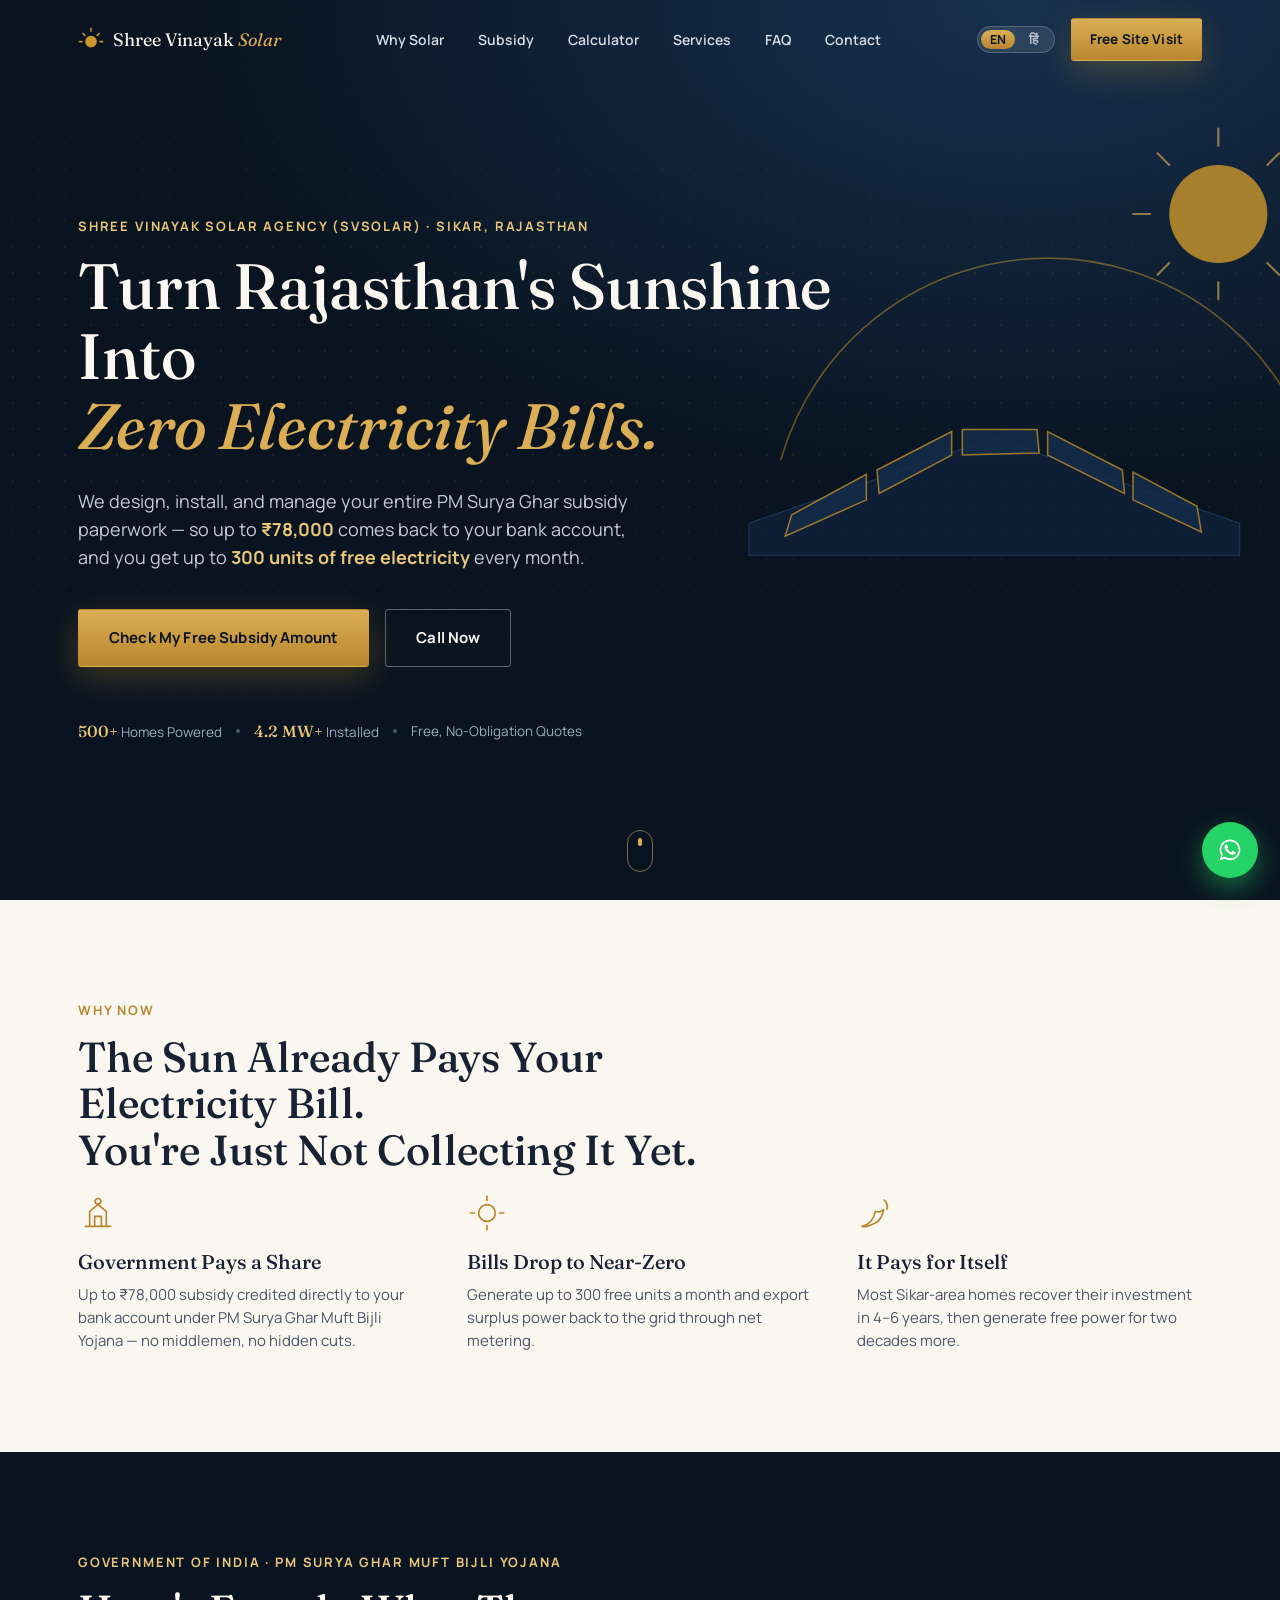
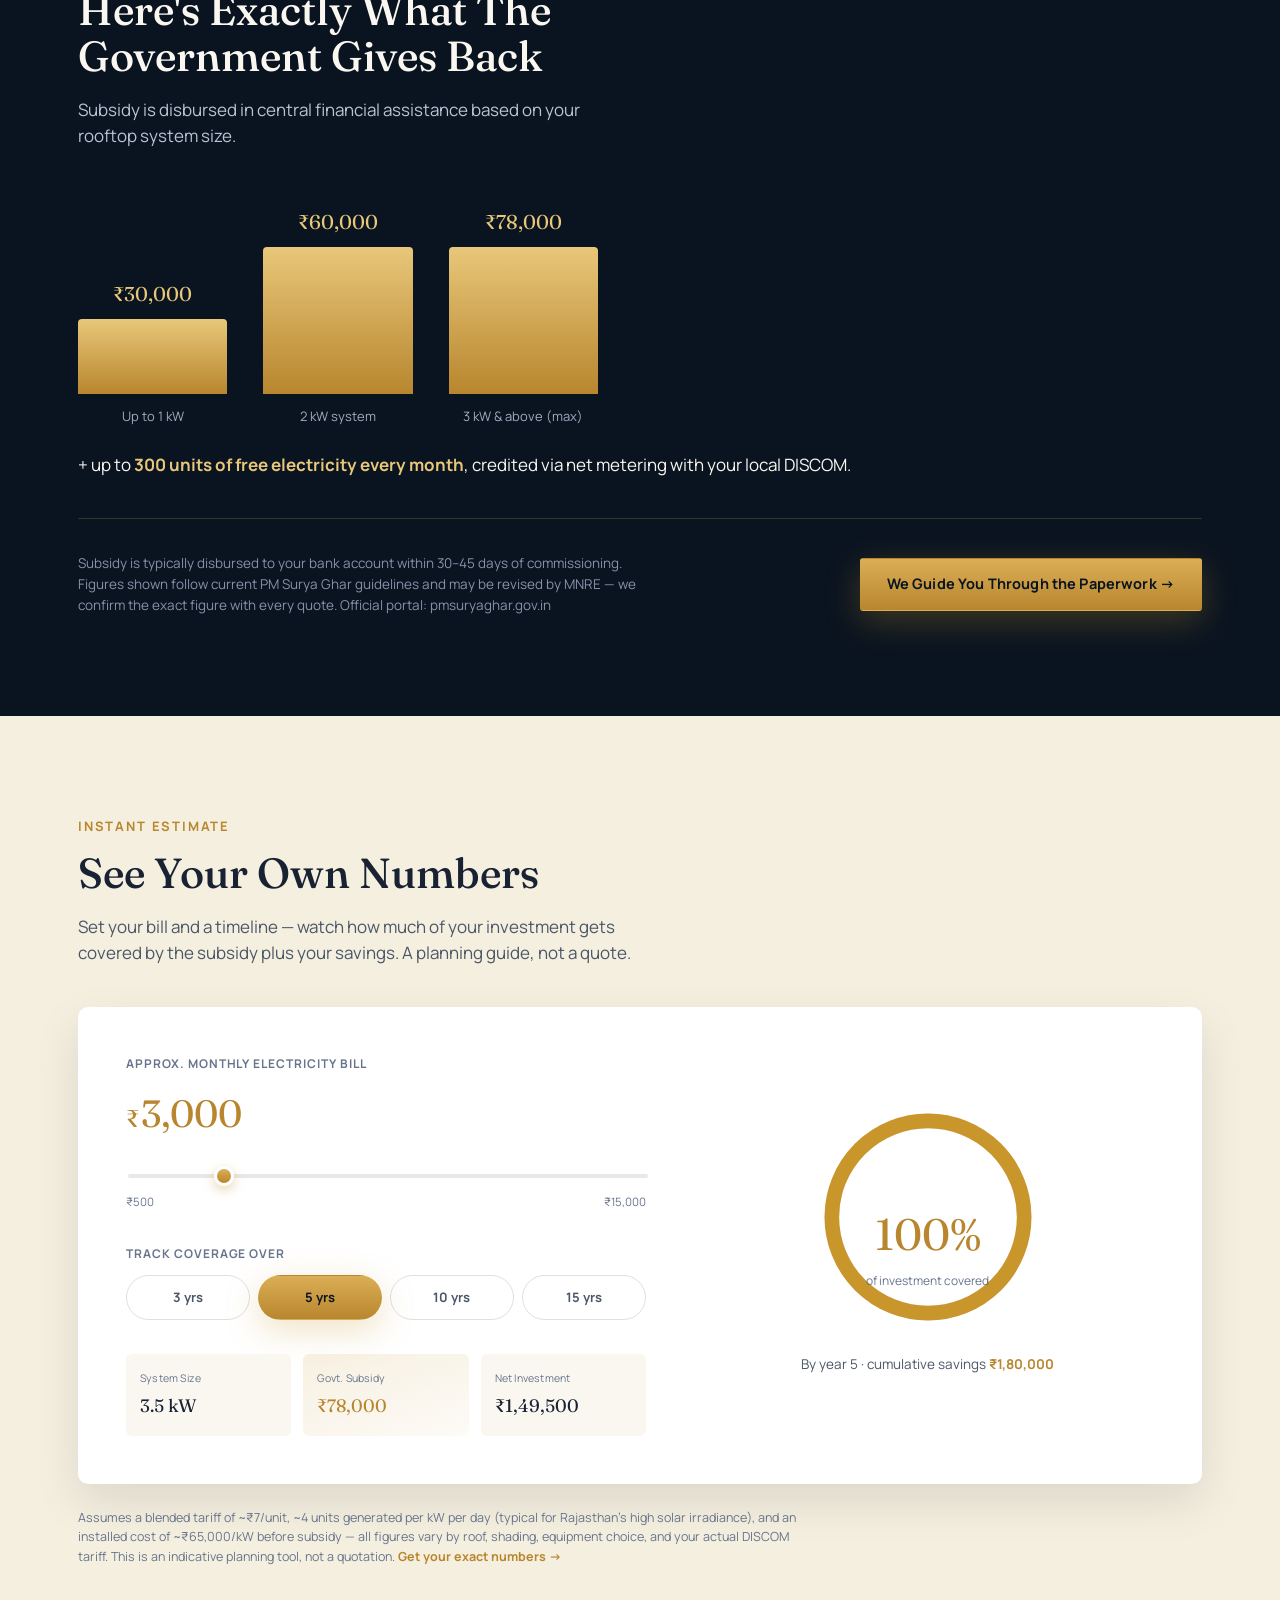
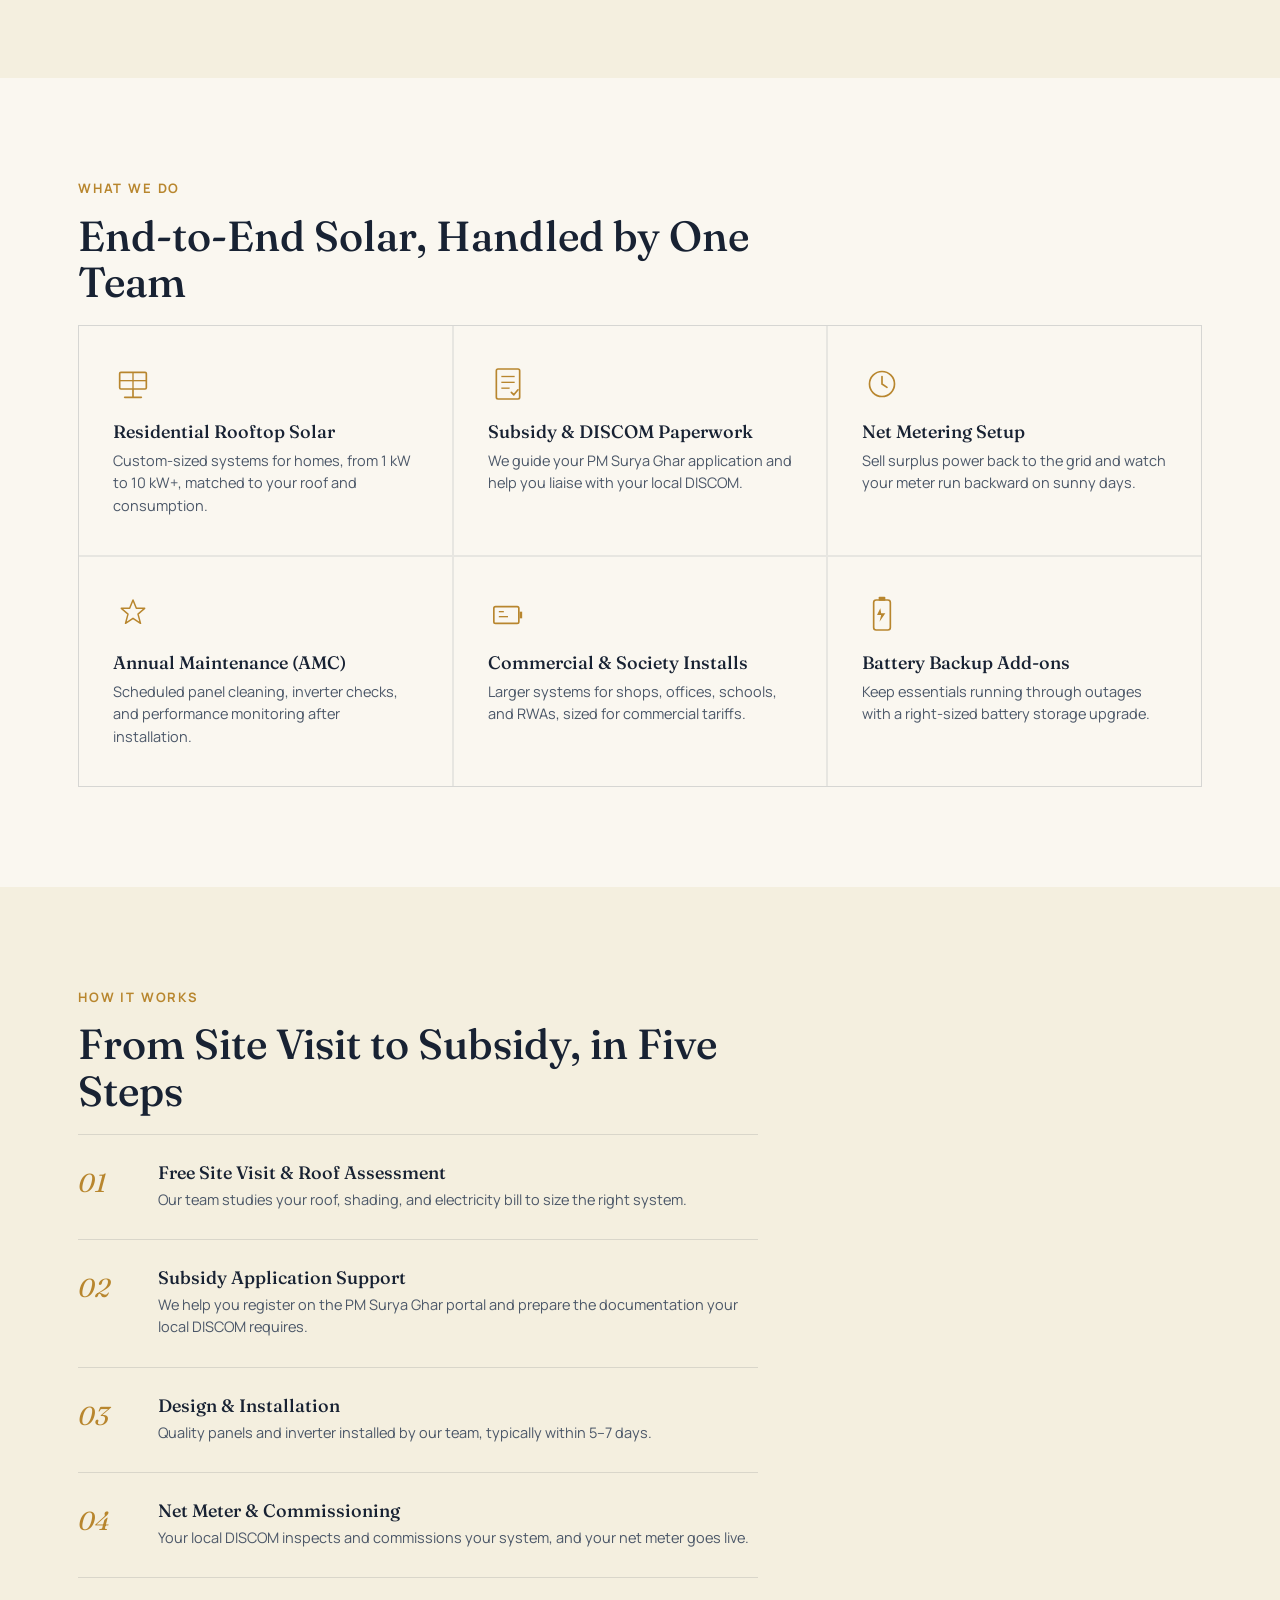
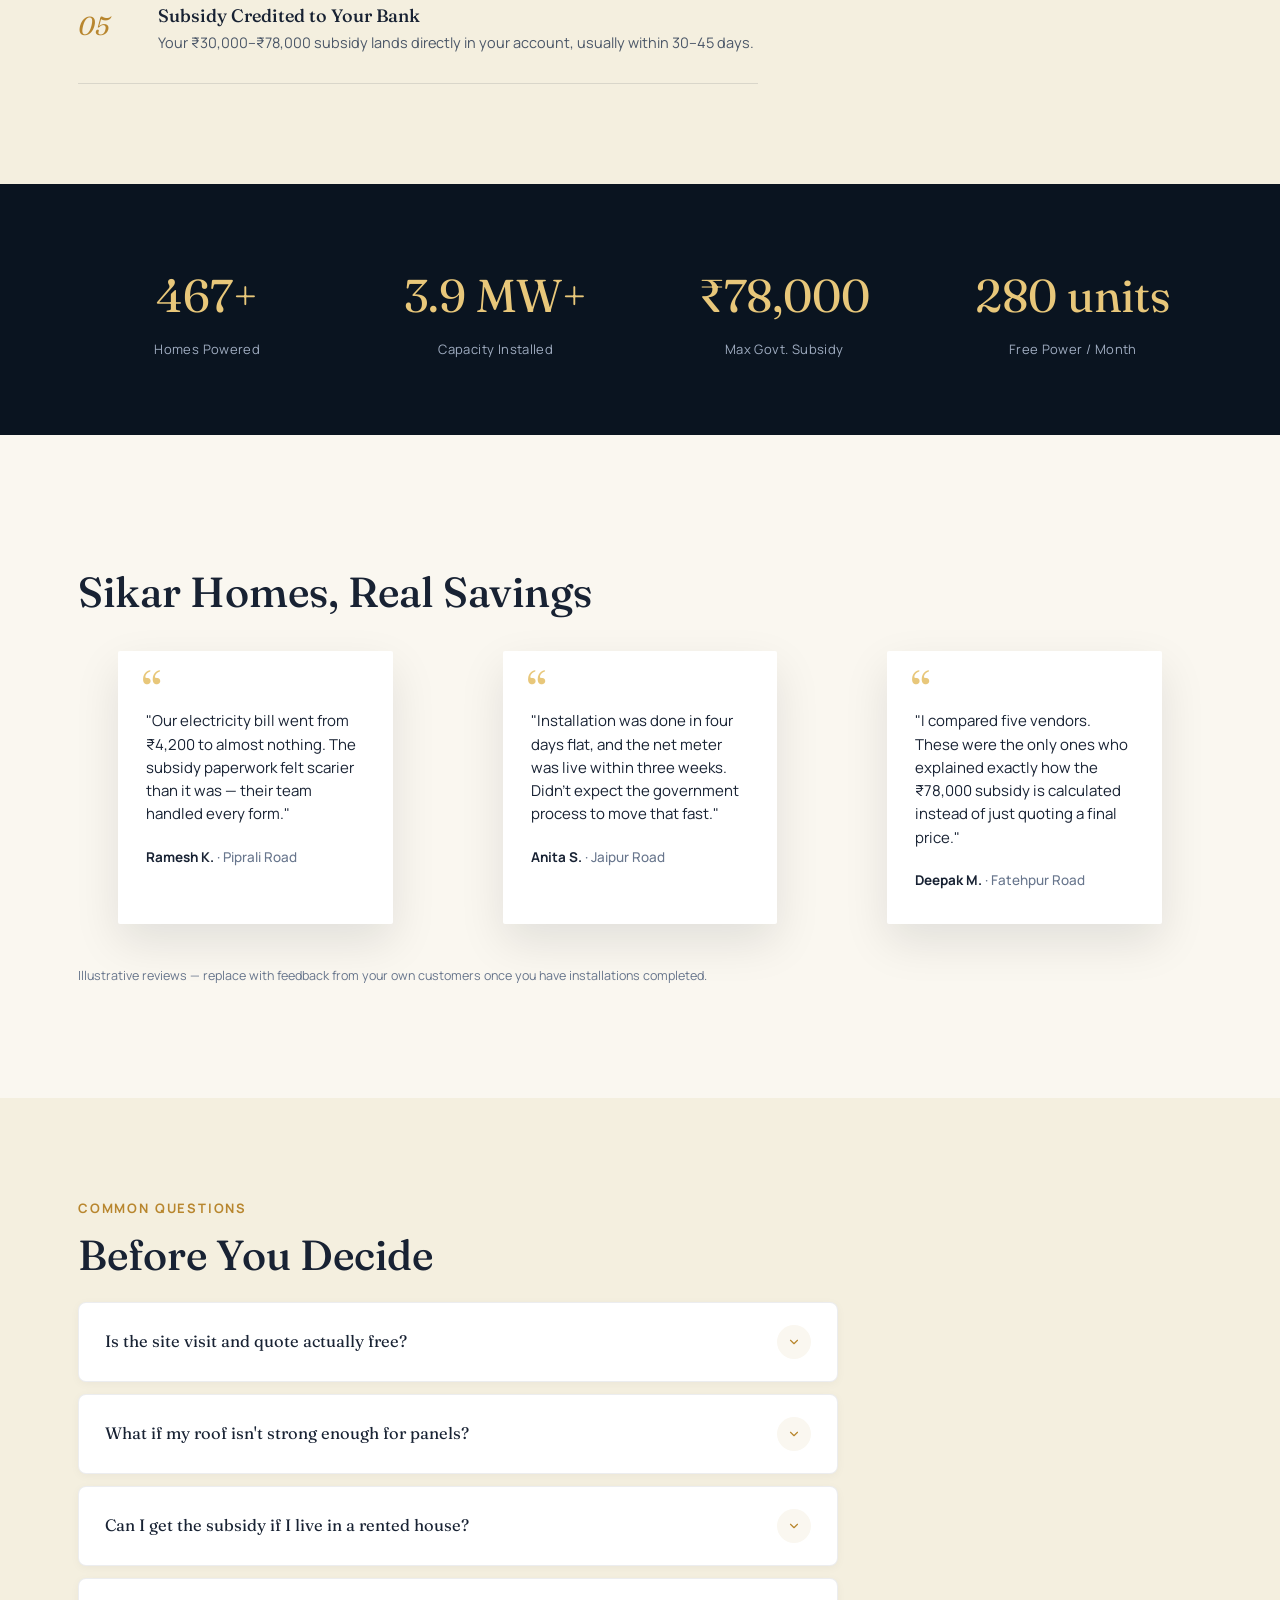
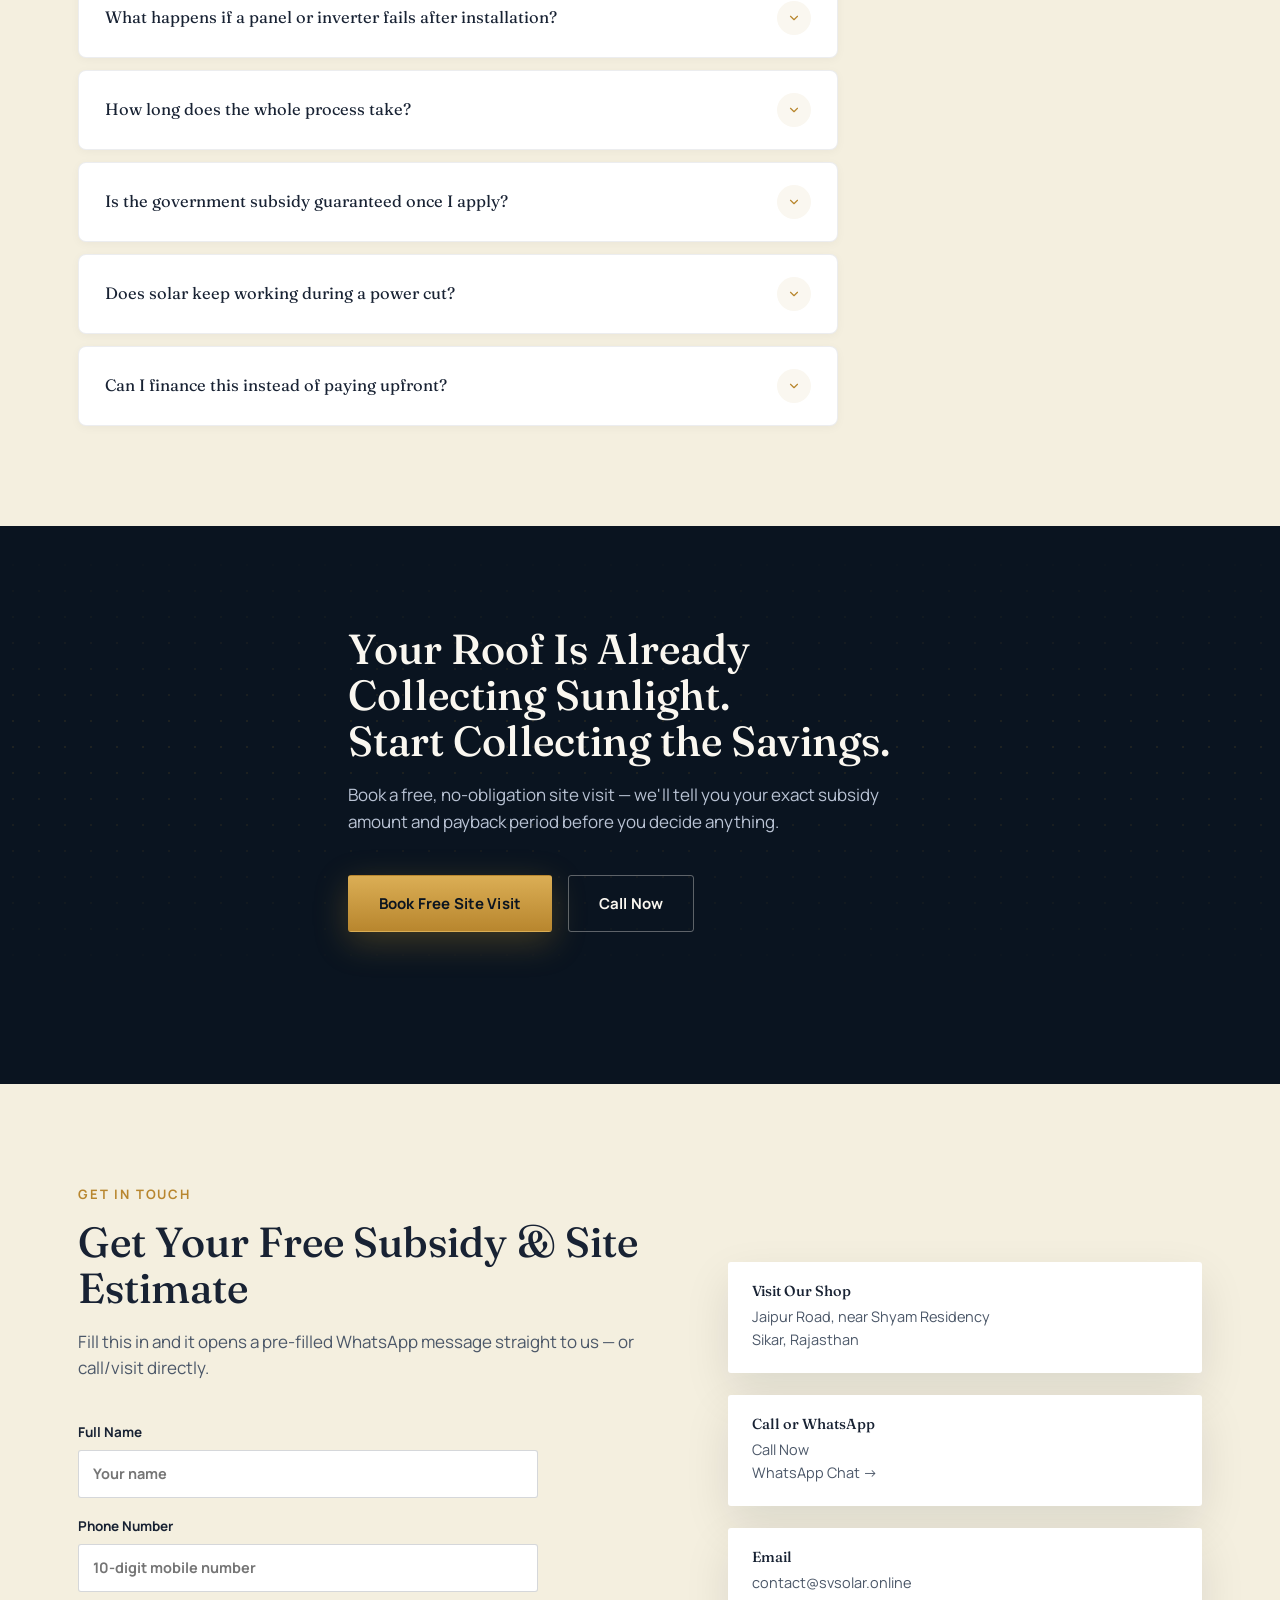
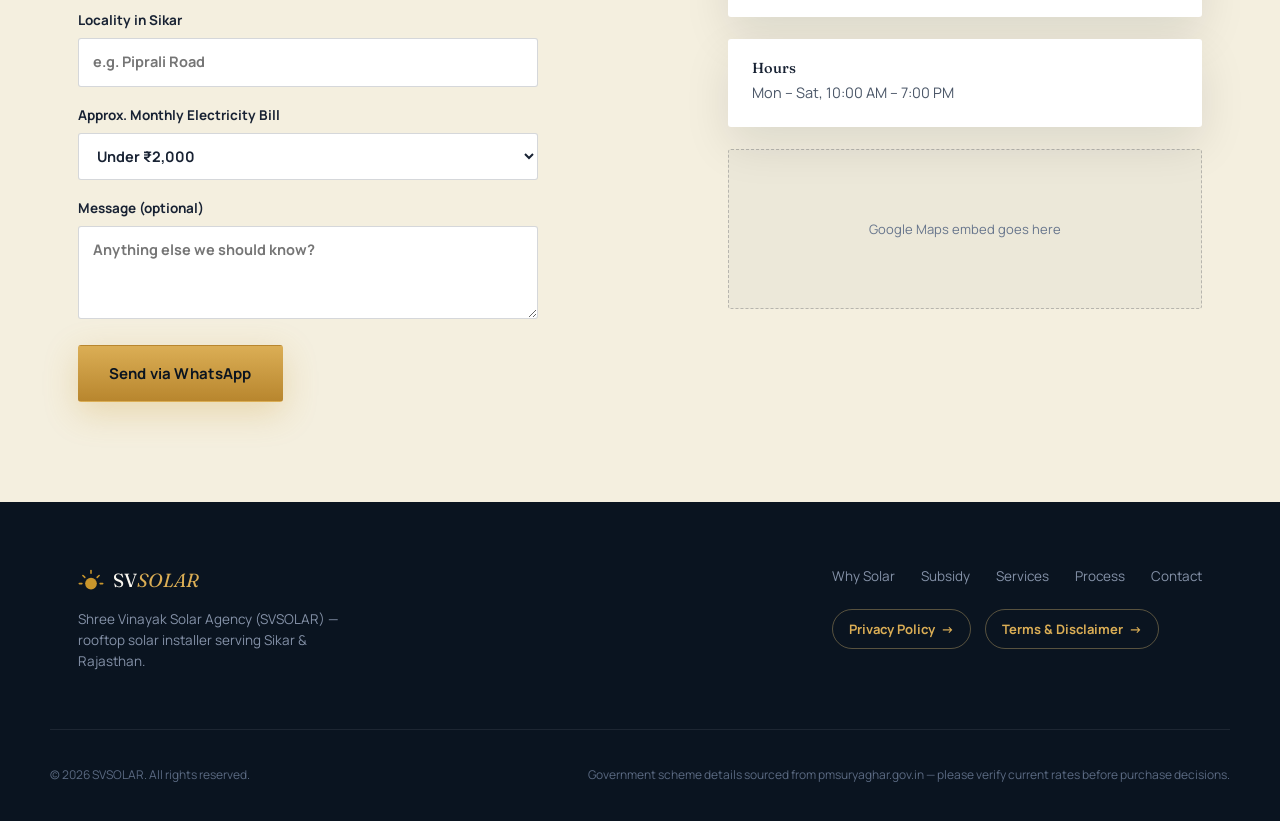
<file: svsolar-main/index.html>
<!DOCTYPE html>
<html lang="en">
<head>
<meta charset="UTF-8">
<meta name="google-site-verification" content="e2ynMl9WnZSCU8bjYGTIFZzNcXRfY9hF8iK5Xwq47rM" />
<meta name="viewport" content="width=device-width, initial-scale=1.0">
<title>Shree Vinayak Solar Agency (SVSOLAR) — Best Solar Company in Sikar, Rajasthan</title>
<meta name="description" content="Shree Vinayak Solar Agency (SVSOLAR) — Sikar's rooftop solar installer. Free site visit, PM Surya Ghar subsidy up to ₹78,000, and 300 free electricity units every month.">

<!-- NOTE: replace https://svsolar.online/ below with your actual live URL once deployed, if different -->
<link rel="canonical" href="https://svsolar.online/">

<meta property="og:type" content="website">
<meta property="og:site_name" content="SVSOLAR">
<meta property="og:title" content="Shree Vinayak Solar Agency (SVSOLAR) — Best Solar Company in Sikar">
<meta property="og:description" content="Shree Vinayak Solar Agency (SVSOLAR) — Sikar's rooftop solar installer. Free site visit, PM Surya Ghar subsidy up to ₹78,000, and 300 free electricity units every month.">
<meta property="og:image" content="https://svsolar.online/og-image.png">
<meta property="og:image:width" content="1200">
<meta property="og:image:height" content="630">
<meta property="og:url" content="https://svsolar.online/">
<meta property="og:locale" content="en_IN">

<meta name="twitter:card" content="summary_large_image">
<meta name="twitter:title" content="Shree Vinayak Solar Agency (SVSOLAR) — Sikar">
<meta name="twitter:description" content="PM Surya Ghar subsidy up to ₹78,000, handled end-to-end. Free site visit in Sikar.">
<meta name="twitter:image" content="https://svsolar.online/og-image.png">

<!--
  ============================================================
  SVSOLAR — Sikar, Rajasthan. Business details filled in below.
  Still pending: real Google Maps embed (see contact section —
  search "MAPS_EMBED"). Stats in the STATS section and testimonials
  are placeholders — swap for real numbers/reviews once available.
  Government subsidy figures follow current PM Surya Ghar guidelines —
  reverify at pmsuryaghar.gov.in before quoting customers, since these
  can be revised.
  ============================================================
-->

<link rel="icon" href="data:image/svg+xml,%3Csvg xmlns='http://www.w3.org/2000/svg' viewBox='0 0 100 100'%3E%3Ccircle cx='50' cy='58' r='26' fill='%23C9962C'/%3E%3Cg stroke='%23C9962C' stroke-width='6' stroke-linecap='round'%3E%3Cline x1='50' y1='10' x2='50' y2='20'/%3E%3Cline x1='18' y1='58' x2='8' y2='58'/%3E%3Cline x1='92' y1='58' x2='82' y2='58'/%3E%3Cline x1='27' y1='35' x2='20' y2='28'/%3E%3Cline x1='73' y1='35' x2='80' y2='28'/%3E%3C/g%3E%3C/svg%3E">
<link rel="apple-touch-icon" href="apple-touch-icon.png">
<link rel="manifest" href="site.webmanifest">
<meta name="theme-color" content="#0A1420">

<link rel="preconnect" href="https://fonts.googleapis.com">
<link rel="preconnect" href="https://fonts.gstatic.com" crossorigin>
<link href="https://fonts.googleapis.com/css2?family=Fraunces:ital,opsz,wght@0,9..144,400;0,9..144,500;0,9..144,600;1,9..144,500&family=Manrope:wght@400;500;600;700;800&display=swap" rel="stylesheet">

<link rel="stylesheet" href="styles.css">

<!-- Structured data for local search (SEO). Replace placeholder values. -->
<script type="application/ld+json">
{
  "@context": "https://schema.org",
  "@type": "HomeAndConstructionBusiness",
  "name": "Shree Vinayak Solar Agency",
  "alternateName": "SVSOLAR",
  "image": "",
  "telephone": "+91-7727852619",
  "email": "contact@svsolar.online",
  "address": {
    "@type": "PostalAddress",
    "streetAddress": "Jaipur Road, near Shyam Residency",
    "addressLocality": "Sikar",
    "addressRegion": "Rajasthan",
    "addressCountry": "IN"
  },
  "areaServed": "Sikar, Rajasthan",
  "priceRange": "₹₹"
}
</script>
<script type="application/ld+json">
{
  "@context": "https://schema.org",
  "@type": "FAQPage",
  "mainEntity": [
    {"@type": "Question", "name": "Is the site visit and quote actually free?", "acceptedAnswer": {"@type": "Answer", "text": "Yes — the roof assessment, system sizing, and quotation cost nothing and carry no obligation to proceed."}},
    {"@type": "Question", "name": "What if my roof isn't strong enough for panels?", "acceptedAnswer": {"@type": "Answer", "text": "Our site visit includes a structural check. Most RCC rooftops in Sikar handle standard mounting without reinforcement; if yours needs extra support, we flag it and price it upfront."}},
    {"@type": "Question", "name": "Can I get the subsidy if I live in a rented house?", "acceptedAnswer": {"@type": "Answer", "text": "The PM Surya Ghar subsidy is linked to the electricity connection and typically requires the applicant to be the registered consumer, with the property owner's consent for installation."}},
    {"@type": "Question", "name": "What happens if a panel or inverter fails after installation?", "acceptedAnswer": {"@type": "Answer", "text": "Panels typically carry a manufacturer performance warranty of around 25 years, and inverters around 5–10 years depending on brand. An Annual Maintenance Contract is also available."}},
    {"@type": "Question", "name": "How long does the whole process take?", "acceptedAnswer": {"@type": "Answer", "text": "Most homes go from application to power generation in roughly 4–6 weeks, depending mainly on DISCOM feasibility approval timelines."}},
    {"@type": "Question", "name": "Is the government subsidy guaranteed once I apply?", "acceptedAnswer": {"@type": "Answer", "text": "No — it is approved by MNRE and the DISCOM based on eligibility, documentation, ALMM-listed panels, and installation by an empanelled vendor."}},
    {"@type": "Question", "name": "Does solar keep working during a power cut?", "acceptedAnswer": {"@type": "Answer", "text": "A standard on-grid system shuts off automatically during outages for safety. A battery backup add-on is available for those who want power during outages too."}},
    {"@type": "Question", "name": "Can I finance this instead of paying upfront?", "acceptedAnswer": {"@type": "Answer", "text": "Several nationalised banks offer collateral-free solar loans for systems under PM Surya Ghar Muft Bijli Yojana; current rates and limits are confirmed during the site visit."}}
  ]
}
</script>
</head>
<body>

<!-- ================= NAV ================= -->
<header class="nav" id="top">
  <div class="nav__inner">
    <a href="#top" class="nav__brand">
      <svg class="nav__mark" viewBox="0 0 40 40" aria-hidden="true"><circle cx="20" cy="24" r="9" fill="currentColor"/><g stroke="currentColor" stroke-width="2.4" stroke-linecap="round"><line x1="20" y1="4" x2="20" y2="8"/><line x1="6" y1="24" x2="2" y2="24"/><line x1="38" y1="24" x2="34" y2="24"/><line x1="10.5" y1="14.5" x2="7.5" y2="11.5"/><line x1="29.5" y1="14.5" x2="32.5" y2="11.5"/></g></svg>
      <span class="nav__brand-full" data-i18n="nav_brand" data-i18n-html>Shree Vinayak <em>Solar</em></span>
    </a>

    <nav class="nav__links" id="navLinks">
      <a href="#why" data-i18n="nav_why">Why Solar</a>
      <a href="#subsidy" data-i18n="nav_subsidy">Subsidy</a>
      <a href="#calculator" data-i18n="nav_calculator">Calculator</a>
      <a href="#services" data-i18n="nav_services">Services</a>
      <a href="#faq" data-i18n="nav_faq">FAQ</a>
      <a href="#contact" data-i18n="nav_contact">Contact</a>
    </nav>

    <div class="nav__actions">
      <button class="lang-toggle" id="langToggle" aria-label="Switch language / भाषा बदलें">
        <span class="lang-toggle__pill" id="langTogglePill"></span>
        <span class="lang-toggle__opt is-active" data-lang="en">EN</span>
        <span class="lang-toggle__opt" data-lang="hi">हिं</span>
      </button>
      <a href="#contact" class="btn btn--gold btn--sm" data-i18n="nav_cta">Free Site Visit</a>
      <button class="nav__burger" id="navBurger" aria-label="Open menu" aria-expanded="false">
        <span></span><span></span><span></span>
      </button>
    </div>
  </div>
</header>

<!-- ================= HERO ================= -->
<section class="hero">
  <canvas class="hero__pattern" aria-hidden="true"></canvas>

  <svg class="hero__sun" viewBox="0 0 600 500" aria-hidden="true">
    <path id="sunArc" d="M 60 380 A 260 260 0 0 1 560 380" fill="none" stroke="#C9962C" stroke-width="1.5" stroke-linecap="round" opacity="0.55"/>
    <g class="sun-rays">
      <circle cx="470" cy="150" r="46" fill="#C9962C" opacity="0.9"/>
      <g stroke="#DBAE55" stroke-width="2" stroke-linecap="round" opacity="0.7">
        <line x1="470" y1="70" x2="470" y2="86"/>
        <line x1="470" y1="214" x2="470" y2="230"/>
        <line x1="390" y1="150" x2="406" y2="150"/>
        <line x1="534" y1="150" x2="550" y2="150"/>
        <line x1="413" y1="93" x2="424" y2="104"/>
        <line x1="516" y1="196" x2="527" y2="207"/>
        <line x1="527" y1="93" x2="516" y2="104"/>
        <line x1="424" y1="196" x2="413" y2="207"/>
      </g>
    </g>
    <!-- rooftop with panel grid -->
    <g transform="translate(30,360)">
      <polygon points="0,80 230,0 460,80 460,110 0,110" fill="#0F2038" stroke="#1E3E63" stroke-width="1"/>
      <g stroke="#C9962C" stroke-width="1.4" opacity="0.85">
        <polygon points="40,72 110,34 110,58 34,92" fill="#16304F"/>
        <polygon points="120,30 190,-6 190,16 122,52" fill="#16304F"/>
        <polygon points="200,-8 270,-8 272,14 200,16" fill="#16304F"/>
        <polygon points="280,-6 350,30 352,52 280,16" fill="#16304F"/>
        <polygon points="360,32 420,64 424,88 360,58" fill="#16304F"/>
      </g>
    </g>
  </svg>

  <div class="hero__inner">
    <p class="eyebrow eyebrow--light hero-anim" style="--d:0" data-i18n="hero_eyebrow">Shree Vinayak Solar Agency (SVSOLAR) · Sikar, Rajasthan</p>
    <h1 class="hero__title">
      <span class="hero-anim" style="--d:1" data-i18n="hero_title_1">Turn Rajasthan's Sunshine Into</span>
      <span class="hero-anim hero__title--accent" style="--d:2" data-i18n="hero_title_2">Zero Electricity Bills.</span>
    </h1>
    <p class="hero__sub hero-anim" style="--d:3" data-i18n="hero_sub" data-i18n-html>We design, install, and manage your entire PM Surya Ghar subsidy paperwork —
      so up to <strong>₹78,000</strong> comes back to your bank account, and you get up to
      <strong>300 units of free electricity</strong> every month.</p>

    <div class="hero__cta hero-anim" style="--d:4">
      <a href="#contact" class="btn btn--gold btn--lg" data-i18n="hero_cta1">Check My Free Subsidy Amount</a>
      <a href="tel:+917727852619" class="btn btn--ghost btn--lg" data-i18n="hero_cta2">Call Now</a>
    </div>

    <div class="hero__trust hero-anim" style="--d:5">
      <span data-i18n="hero_trust1" data-i18n-html><strong>500+</strong> Homes Powered</span>
      <span class="dot" aria-hidden="true"></span>
      <span data-i18n="hero_trust2" data-i18n-html><strong>4.2 MW+</strong> Installed</span>
      <span class="dot" aria-hidden="true"></span>
      <span data-i18n="hero_trust3">Free, No-Obligation Quotes</span>
    </div>
  </div>

  <a href="#why" class="hero__scroll" aria-label="Scroll to content"><span></span></a>
</section>

<!-- ================= WHY SOLAR ================= -->
<section class="section section--ivory" id="why">
  <div class="container">
    <p class="eyebrow reveal" data-i18n="why_eyebrow">Why Now</p>
    <h2 class="section__title reveal" data-i18n="why_title" data-i18n-html>The Sun Already Pays Your Electricity Bill.<br>You're Just Not Collecting It Yet.</h2>

    <div class="why-grid">
      <div class="why-item reveal">
        <svg class="why-icon" viewBox="0 0 48 48" aria-hidden="true"><path d="M8 40h32M14 40V22l10-8 10 8v18" stroke="currentColor" stroke-width="2" fill="none" stroke-linejoin="round"/><path d="M20 40V28h8v12" stroke="currentColor" stroke-width="2" fill="none"/><circle cx="24" cy="10" r="3.4" stroke="currentColor" stroke-width="2" fill="none"/></svg>
        <h3 data-i18n="why1_title">Government Pays a Share</h3>
        <p data-i18n="why1_desc">Up to ₹78,000 subsidy credited directly to your bank account under PM Surya Ghar Muft Bijli Yojana — no middlemen, no hidden cuts.</p>
      </div>
      <div class="why-item reveal">
        <svg class="why-icon" viewBox="0 0 48 48" aria-hidden="true"><circle cx="24" cy="24" r="10" stroke="currentColor" stroke-width="2" fill="none"/><g stroke="currentColor" stroke-width="2" stroke-linecap="round"><line x1="24" y1="4" x2="24" y2="9"/><line x1="24" y1="39" x2="24" y2="44"/><line x1="4" y1="24" x2="9" y2="24"/><line x1="39" y1="24" x2="44" y2="24"/></g></svg>
        <h3 data-i18n="why2_title">Bills Drop to Near-Zero</h3>
        <p data-i18n="why2_desc">Generate up to 300 free units a month and export surplus power back to the grid through net metering.</p>
      </div>
      <div class="why-item reveal">
        <svg class="why-icon" viewBox="0 0 48 48" aria-hidden="true"><path d="M6 40c8-2 14-8 16-18 6 2 10-2 10-2s-2 12-10 16c-6 3-12 5-16 4z" stroke="currentColor" stroke-width="2" fill="none" stroke-linejoin="round"/><path d="M32 8s6 4 4 12" stroke="currentColor" stroke-width="2" fill="none"/></svg>
        <h3 data-i18n="why3_title">It Pays for Itself</h3>
        <p data-i18n="why3_desc">Most Sikar-area homes recover their investment in 4–6 years, then generate free power for two decades more.</p>
      </div>
    </div>
  </div>
</section>

<!-- ================= SUBSIDY ================= -->
<section class="section section--navy" id="subsidy">
  <div class="container">
    <p class="eyebrow eyebrow--light reveal" data-i18n="subsidy_eyebrow">Government of India · PM Surya Ghar Muft Bijli Yojana</p>
    <h2 class="section__title section__title--light reveal" data-i18n="subsidy_title">Here's Exactly What The Government Gives Back</h2>
    <p class="section__lead reveal" data-i18n="subsidy_lead">Subsidy is disbursed in central financial assistance based on your rooftop system size.</p>

    <div class="subsidy-bars reveal">
      <div class="subsidy-bar" style="--h:34%">
        <span class="subsidy-bar__amount">₹30,000</span>
        <div class="subsidy-bar__fill"></div>
        <span class="subsidy-bar__label" data-i18n="subsidy_bar1_label">Up to 1 kW</span>
      </div>
      <div class="subsidy-bar" style="--h:68%">
        <span class="subsidy-bar__amount">₹60,000</span>
        <div class="subsidy-bar__fill"></div>
        <span class="subsidy-bar__label" data-i18n="subsidy_bar2_label">2 kW system</span>
      </div>
      <div class="subsidy-bar" style="--h:100%">
        <span class="subsidy-bar__amount">₹78,000</span>
        <div class="subsidy-bar__fill"></div>
        <span class="subsidy-bar__label" data-i18n="subsidy_bar3_label">3 kW &amp; above (max)</span>
      </div>
    </div>

    <p class="subsidy-note reveal" data-i18n="subsidy_note" data-i18n-html>+ up to <strong>300 units of free electricity every month</strong>, credited via net metering with your local DISCOM.</p>

    <div class="subsidy-footer reveal">
      <p data-i18n="subsidy_footer_p" data-i18n-html>Subsidy is typically disbursed to your bank account within 30–45 days of commissioning. Figures shown follow current PM Surya Ghar guidelines and may be revised by MNRE — we confirm the exact figure with every quote. Official portal: <span class="nowrap">pmsuryaghar.gov.in</span></p>
      <a href="#contact" class="btn btn--gold" data-i18n="subsidy_cta">We Guide You Through the Paperwork →</a>
    </div>
  </div>
</section>

<!-- ================= CALCULATOR ================= -->
<section class="section section--cream" id="calculator">
  <div class="container">
    <p class="eyebrow reveal" data-i18n="calc_eyebrow">Instant Estimate</p>
    <h2 class="section__title reveal" data-i18n="calc_title">See Your Own Numbers</h2>
    <p class="section__lead reveal" data-i18n="calc_lead">Set your bill and a timeline — watch how much of your investment gets covered by the subsidy plus your savings. A planning guide, not a quote.</p>

    <div class="calc reveal">
      <div class="calc__controls">
        <div class="calc__field">
          <label for="calcBill" data-i18n="calc_bill_label">Approx. monthly electricity bill</label>
          <div class="calc__bill-value"><span>₹</span><span id="calcBillDisplay">3,000</span></div>
          <input type="range" id="calcBill" min="500" max="15000" step="100" value="3000">
          <div class="calc__range-labels"><span>₹500</span><span>₹15,000</span></div>
        </div>

        <div class="calc__field">
          <label data-i18n="calc_tenure_label">Track coverage over</label>
          <div class="calc__tenure" id="calcTenure" role="tablist">
            <button class="calc__tenure-btn" data-years="3" role="tab" data-i18n="calc_tenure_3">3 yrs</button>
            <button class="calc__tenure-btn is-active" data-years="5" role="tab" aria-selected="true" data-i18n="calc_tenure_5">5 yrs</button>
            <button class="calc__tenure-btn" data-years="10" role="tab" data-i18n="calc_tenure_10">10 yrs</button>
            <button class="calc__tenure-btn" data-years="15" role="tab" data-i18n="calc_tenure_15">15 yrs</button>
          </div>
        </div>

        <div class="calc__stats">
          <div class="calc__stat">
            <span class="calc__stat-label" data-i18n="calc_stat1_label">System Size</span>
            <span class="calc__stat-value" id="calcKw">3 kW</span>
          </div>
          <div class="calc__stat calc__stat--gold">
            <span class="calc__stat-label" data-i18n="calc_stat2_label">Govt. Subsidy</span>
            <span class="calc__stat-value" id="calcSubsidy">₹78,000</span>
          </div>
          <div class="calc__stat">
            <span class="calc__stat-label" data-i18n="calc_stat3_label">Net Investment</span>
            <span class="calc__stat-value" id="calcNetCost">₹1,17,000</span>
          </div>
        </div>
      </div>

      <div class="calc__visual">
        <svg class="calc__ring" viewBox="0 0 220 220">
          <circle class="calc__ring-track" cx="110" cy="110" r="92"></circle>
          <circle class="calc__ring-fill" id="calcRingFill" cx="110" cy="110" r="92"></circle>
        </svg>
        <div class="calc__ring-center">
          <span class="calc__ring-percent" id="calcCoveragePct">0%</span>
          <span class="calc__ring-caption" data-i18n="calc_ring_caption">of investment covered</span>
        </div>
        <p class="calc__visual-footer"><span id="calcYearsLabel">By year 5</span> <span data-i18n="calc_cumtext">· cumulative savings </span><strong id="calcCumSavings">₹0</strong></p>
      </div>
    </div>

    <p class="calc__disclaimer reveal" data-i18n="calc_disclaimer" data-i18n-html>Assumes a blended tariff of ~₹7/unit, ~4 units generated per kW per day (typical for Rajasthan's high solar irradiance), and an installed cost of ~₹65,000/kW before subsidy — all figures vary by roof, shading, equipment choice, and your actual DISCOM tariff. This is an indicative planning tool, not a quotation. <a href="#contact">Get your exact numbers →</a></p>
  </div>
</section>

<!-- ================= SERVICES ================= -->
<section class="section section--ivory" id="services">
  <div class="container">
    <p class="eyebrow reveal" data-i18n="services_eyebrow">What We Do</p>
    <h2 class="section__title reveal" data-i18n="services_title">End-to-End Solar, Handled by One Team</h2>

    <div class="services-grid">
      <div class="service-card reveal">
        <svg class="why-icon" viewBox="0 0 48 48" aria-hidden="true"><rect x="8" y="10" width="32" height="20" rx="1.5" stroke="currentColor" stroke-width="2" fill="none"/><line x1="8" y1="20" x2="40" y2="20" stroke="currentColor" stroke-width="1.6"/><line x1="24" y1="10" x2="24" y2="30" stroke="currentColor" stroke-width="1.6"/><line x1="24" y1="30" x2="24" y2="40" stroke="currentColor" stroke-width="2"/><line x1="14" y1="40" x2="34" y2="40" stroke="currentColor" stroke-width="2" stroke-linecap="round"/></svg>
        <h3 data-i18n="svc1_title">Residential Rooftop Solar</h3>
        <p data-i18n="svc1_desc">Custom-sized systems for homes, from 1 kW to 10 kW+, matched to your roof and consumption.</p>
      </div>
      <div class="service-card reveal">
        <svg class="why-icon" viewBox="0 0 48 48" aria-hidden="true"><rect x="10" y="6" width="28" height="36" rx="2" stroke="currentColor" stroke-width="2" fill="none"/><line x1="16" y1="15" x2="32" y2="15" stroke="currentColor" stroke-width="1.6"/><line x1="16" y1="22" x2="32" y2="22" stroke="currentColor" stroke-width="1.6"/><line x1="16" y1="29" x2="26" y2="29" stroke="currentColor" stroke-width="1.6"/><path d="M28 34l3 3 5-6" stroke="currentColor" stroke-width="2" fill="none" stroke-linecap="round" stroke-linejoin="round"/></svg>
        <h3 data-i18n="svc2_title">Subsidy &amp; DISCOM Paperwork</h3>
        <p data-i18n="svc2_desc">We guide your PM Surya Ghar application and help you liaise with your local DISCOM.</p>
      </div>
      <div class="service-card reveal">
        <svg class="why-icon" viewBox="0 0 48 48" aria-hidden="true"><circle cx="24" cy="24" r="15" stroke="currentColor" stroke-width="2" fill="none"/><path d="M24 15v9l6 4" stroke="currentColor" stroke-width="2" fill="none" stroke-linecap="round"/></svg>
        <h3 data-i18n="svc3_title">Net Metering Setup</h3>
        <p data-i18n="svc3_desc">Sell surplus power back to the grid and watch your meter run backward on sunny days.</p>
      </div>
      <div class="service-card reveal">
        <svg class="why-icon" viewBox="0 0 48 48" aria-hidden="true"><path d="M24 6l4 10h10l-8 7 3 11-9-6-9 6 3-11-8-7h10z" stroke="currentColor" stroke-width="1.8" fill="none" stroke-linejoin="round"/></svg>
        <h3 data-i18n="svc4_title">Annual Maintenance (AMC)</h3>
        <p data-i18n="svc4_desc">Scheduled panel cleaning, inverter checks, and performance monitoring after installation.</p>
      </div>
      <div class="service-card reveal">
        <svg class="why-icon" viewBox="0 0 48 48" aria-hidden="true"><rect x="7" y="14" width="30" height="20" rx="2" stroke="currentColor" stroke-width="2" fill="none"/><rect x="38" y="20" width="3" height="8" fill="currentColor"/><line x1="13" y1="20" x2="19" y2="20" stroke="currentColor" stroke-width="1.6"/><line x1="13" y1="26" x2="24" y2="26" stroke="currentColor" stroke-width="1.6"/></svg>
        <h3 data-i18n="svc5_title">Commercial &amp; Society Installs</h3>
        <p data-i18n="svc5_desc">Larger systems for shops, offices, schools, and RWAs, sized for commercial tariffs.</p>
      </div>
      <div class="service-card reveal">
        <svg class="why-icon" viewBox="0 0 48 48" aria-hidden="true"><rect x="14" y="6" width="20" height="36" rx="3" stroke="currentColor" stroke-width="2" fill="none"/><rect x="20" y="2" width="8" height="5" rx="1" fill="currentColor"/><path d="M22 16l-4 8h5l-2 8 7-10h-5z" fill="currentColor"/></svg>
        <h3 data-i18n="svc6_title">Battery Backup Add-ons</h3>
        <p data-i18n="svc6_desc">Keep essentials running through outages with a right-sized battery storage upgrade.</p>
      </div>
    </div>
  </div>
</section>

<!-- ================= PROCESS ================= -->
<section class="section section--cream" id="process">
  <div class="container">
    <p class="eyebrow reveal" data-i18n="process_eyebrow">How It Works</p>
    <h2 class="section__title reveal" data-i18n="process_title">From Site Visit to Subsidy, in Five Steps</h2>

    <ol class="process-list">
      <li class="process-step reveal">
        <span class="process-step__num">01</span>
        <div><h3 data-i18n="step1_title">Free Site Visit &amp; Roof Assessment</h3><p data-i18n="step1_desc">Our team studies your roof, shading, and electricity bill to size the right system.</p></div>
      </li>
      <li class="process-step reveal">
        <span class="process-step__num">02</span>
        <div><h3 data-i18n="step2_title">Subsidy Application Support</h3><p data-i18n="step2_desc">We help you register on the PM Surya Ghar portal and prepare the documentation your local DISCOM requires.</p></div>
      </li>
      <li class="process-step reveal">
        <span class="process-step__num">03</span>
        <div><h3 data-i18n="step3_title">Design &amp; Installation</h3><p data-i18n="step3_desc">Quality panels and inverter installed by our team, typically within 5–7 days.</p></div>
      </li>
      <li class="process-step reveal">
        <span class="process-step__num">04</span>
        <div><h3 data-i18n="step4_title">Net Meter &amp; Commissioning</h3><p data-i18n="step4_desc">Your local DISCOM inspects and commissions your system, and your net meter goes live.</p></div>
      </li>
      <li class="process-step reveal">
        <span class="process-step__num">05</span>
        <div><h3 data-i18n="step5_title">Subsidy Credited to Your Bank</h3><p data-i18n="step5_desc">Your ₹30,000–₹78,000 subsidy lands directly in your account, usually within 30–45 days.</p></div>
      </li>
    </ol>
  </div>
</section>

<!-- ================= STATS ================= -->
<section class="section section--navy stats">
  <div class="container">
    <div class="stats-grid">
      <div class="stat reveal">
        <span class="stat__num" data-count="500" data-suffix="+">0</span>
        <span class="stat__label" data-i18n="stat1_label">Homes Powered</span>
      </div>
      <div class="stat reveal">
        <span class="stat__num" data-count="4.2" data-decimal="1" data-suffix=" MW+">0</span>
        <span class="stat__label" data-i18n="stat2_label">Capacity Installed</span>
      </div>
      <div class="stat reveal">
        <span class="stat__num" data-static="₹78,000">₹78,000</span>
        <span class="stat__label" data-i18n="stat3_label">Max Govt. Subsidy</span>
      </div>
      <div class="stat reveal">
        <span class="stat__num" data-count="300" data-suffix=" units">0</span>
        <span class="stat__label" data-i18n="stat4_label">Free Power / Month</span>
      </div>
    </div>
  </div>
</section>

<!-- ================= TESTIMONIALS ================= -->
<section class="section section--ivory" id="reviews">
  <div class="container">
    <p class="eyebrow reveal" data-i18n="testi_eyebrow">In Their Words</p>
    <h2 class="section__title reveal" data-i18n="testi_title">Sikar Homes, Real Savings</h2>

    <div class="testimonial-grid">
      <blockquote class="testimonial reveal">
        <p data-i18n="testi1_quote">"Our electricity bill went from ₹4,200 to almost nothing. The subsidy paperwork felt scarier than it was — their team handled every form."</p>
        <cite data-i18n="testi1_cite" data-i18n-html>Ramesh K. <span>· Piprali Road</span></cite>
      </blockquote>
      <blockquote class="testimonial reveal">
        <p data-i18n="testi2_quote">"Installation was done in four days flat, and the net meter was live within three weeks. Didn't expect the government process to move that fast."</p>
        <cite data-i18n="testi2_cite" data-i18n-html>Anita S. <span>· Jaipur Road</span></cite>
      </blockquote>
      <blockquote class="testimonial reveal">
        <p data-i18n="testi3_quote">"I compared five vendors. These were the only ones who explained exactly how the ₹78,000 subsidy is calculated instead of just quoting a final price."</p>
        <cite data-i18n="testi3_cite" data-i18n-html>Deepak M. <span>· Fatehpur Road</span></cite>
      </blockquote>
    </div>
    <p class="testimonial-disclaimer reveal" data-i18n="testi_disclaimer">Illustrative reviews.</p>
  </div>
</section>

<!-- ================= FAQ ================= -->
<section class="section section--cream" id="faq">
  <div class="container">
    <p class="eyebrow reveal" data-i18n="faq_eyebrow">Common Questions</p>
    <h2 class="section__title reveal" data-i18n="faq_title">Before You Decide</h2>

    <div class="faq-list">
      <div class="faq-item reveal">
        <button class="faq-item__q" aria-expanded="false">
          <span data-i18n="faq1_q">Is the site visit and quote actually free?</span>
          <span class="faq-item__icon" aria-hidden="true">
            <svg viewBox="0 0 24 24" fill="none"><path d="M6 9l6 6 6-6" stroke-width="2" stroke-linecap="round" stroke-linejoin="round"/></svg>
          </span>
        </button>
        <div class="faq-item__a"><p data-i18n="faq1_a">Yes — the roof assessment, system sizing, and quotation cost nothing and carry no obligation to proceed.</p></div>
      </div>

      <div class="faq-item reveal">
        <button class="faq-item__q" aria-expanded="false">
          <span data-i18n="faq2_q">What if my roof isn't strong enough for panels?</span>
          <span class="faq-item__icon" aria-hidden="true">
            <svg viewBox="0 0 24 24" fill="none"><path d="M6 9l6 6 6-6" stroke-width="2" stroke-linecap="round" stroke-linejoin="round"/></svg>
          </span>
        </button>
        <div class="faq-item__a"><p data-i18n="faq2_a">Our site visit includes a structural check. Most RCC rooftops in Sikar handle standard mounting without reinforcement; if yours needs extra support, we'll flag it and price it upfront before you commit to anything.</p></div>
      </div>

      <div class="faq-item reveal">
        <button class="faq-item__q" aria-expanded="false">
          <span data-i18n="faq3_q">Can I get the subsidy if I live in a rented house?</span>
          <span class="faq-item__icon" aria-hidden="true">
            <svg viewBox="0 0 24 24" fill="none"><path d="M6 9l6 6 6-6" stroke-width="2" stroke-linecap="round" stroke-linejoin="round"/></svg>
          </span>
        </button>
        <div class="faq-item__a"><p data-i18n="faq3_a">The PM Surya Ghar subsidy is linked to the electricity connection and typically requires the applicant to be the registered consumer, with the property owner's consent for installation. If you're renting, talk to us and we'll check your specific eligibility.</p></div>
      </div>

      <div class="faq-item reveal">
        <button class="faq-item__q" aria-expanded="false">
          <span data-i18n="faq4_q">What happens if a panel or inverter fails after installation?</span>
          <span class="faq-item__icon" aria-hidden="true">
            <svg viewBox="0 0 24 24" fill="none"><path d="M6 9l6 6 6-6" stroke-width="2" stroke-linecap="round" stroke-linejoin="round"/></svg>
          </span>
        </button>
        <div class="faq-item__a"><p data-i18n="faq4_a">Panels typically carry a manufacturer performance warranty of around 25 years, and inverters around 5–10 years depending on brand. We also offer an Annual Maintenance Contract for regular checks and faster response if something needs attention.</p></div>
      </div>

      <div class="faq-item reveal">
        <button class="faq-item__q" aria-expanded="false">
          <span data-i18n="faq5_q">How long does the whole process take?</span>
          <span class="faq-item__icon" aria-hidden="true">
            <svg viewBox="0 0 24 24" fill="none"><path d="M6 9l6 6 6-6" stroke-width="2" stroke-linecap="round" stroke-linejoin="round"/></svg>
          </span>
        </button>
        <div class="faq-item__a"><p data-i18n="faq5_a">Most homes go from application to power generation in roughly 4–6 weeks — this depends mainly on DISCOM feasibility approval timelines, which are outside our control but which we track closely on your behalf.</p></div>
      </div>

      <div class="faq-item reveal">
        <button class="faq-item__q" aria-expanded="false">
          <span data-i18n="faq6_q">Is the government subsidy guaranteed once I apply?</span>
          <span class="faq-item__icon" aria-hidden="true">
            <svg viewBox="0 0 24 24" fill="none"><path d="M6 9l6 6 6-6" stroke-width="2" stroke-linecap="round" stroke-linejoin="round"/></svg>
          </span>
        </button>
        <div class="faq-item__a"><p data-i18n="faq6_a">No — it's approved by MNRE/your DISCOM based on eligibility, correct documentation, ALMM-listed panels, and installation by an empanelled vendor. We handle the paperwork carefully to avoid the most common rejection reasons, but final approval is a government decision, not ours.</p></div>
      </div>

      <div class="faq-item reveal">
        <button class="faq-item__q" aria-expanded="false">
          <span data-i18n="faq7_q">Does solar keep working during a power cut?</span>
          <span class="faq-item__icon" aria-hidden="true">
            <svg viewBox="0 0 24 24" fill="none"><path d="M6 9l6 6 6-6" stroke-width="2" stroke-linecap="round" stroke-linejoin="round"/></svg>
          </span>
        </button>
        <div class="faq-item__a"><p data-i18n="faq7_a">A standard on-grid system shuts off automatically during outages for safety, same as most rooftop solar in India. If you want power during outages too, ask us about our battery backup add-on.</p></div>
      </div>

      <div class="faq-item reveal">
        <button class="faq-item__q" aria-expanded="false">
          <span data-i18n="faq8_q">Can I finance this instead of paying upfront?</span>
          <span class="faq-item__icon" aria-hidden="true">
            <svg viewBox="0 0 24 24" fill="none"><path d="M6 9l6 6 6-6" stroke-width="2" stroke-linecap="round" stroke-linejoin="round"/></svg>
          </span>
        </button>
        <div class="faq-item__a"><p data-i18n="faq8_a">Several nationalised banks offer collateral-free solar loans for systems under PM Surya Ghar. Rates and limits change, so we'll point you to current options during your site visit rather than quote a number here that may be outdated.</p></div>
      </div>
    </div>
  </div>
</section>

<!-- ================= FINAL CTA ================= -->
<section class="section section--navy final-cta">
  <canvas class="hero__pattern" aria-hidden="true"></canvas>
  <div class="container final-cta__inner">
    <h2 class="section__title section__title--light reveal" data-i18n="finalcta_title" data-i18n-html>Your Roof Is Already Collecting Sunlight.<br>Start Collecting the Savings.</h2>
    <p class="section__lead reveal" data-i18n="finalcta_lead">Book a free, no-obligation site visit — we'll tell you your exact subsidy amount and payback period before you decide anything.</p>
    <div class="hero__cta reveal">
      <a href="#contact" class="btn btn--gold btn--lg" data-i18n="finalcta_btn1">Book Free Site Visit</a>
      <a href="tel:+917727852619" class="btn btn--ghost btn--lg" data-i18n="hero_cta2">Call Now</a>
    </div>
  </div>
</section>

<!-- ================= CONTACT ================= -->
<section class="section section--cream" id="contact">
  <div class="container contact-grid">
    <div class="reveal">
      <p class="eyebrow" data-i18n="contact_eyebrow">Get In Touch</p>
      <h2 class="section__title" data-i18n="contact_title">Get Your Free Subsidy &amp; Site Estimate</h2>
      <p class="section__lead" data-i18n="contact_lead">Fill this in and it opens a pre-filled WhatsApp message straight to us — or call/visit directly.</p>

      <form id="leadForm" class="lead-form">
        <label><span data-i18n="form_name_label">Full Name</span><input type="text" name="name" required placeholder="Your name" data-i18n-placeholder="form_name_placeholder"></label>
        <label><span data-i18n="form_phone_label">Phone Number</span><input type="tel" name="phone" required placeholder="10-digit mobile number" data-i18n-placeholder="form_phone_placeholder"></label>
        <label><span data-i18n="form_locality_label">Locality in Sikar</span><input type="text" name="locality" placeholder="e.g. Piprali Road" data-i18n-placeholder="form_locality_placeholder"></label>
        <label><span data-i18n="form_bill_label">Approx. Monthly Electricity Bill</span>
          <select name="bill">
            <option value="Under ₹2,000" data-i18n="bill_opt1">Under ₹2,000</option>
            <option value="₹2,000 – ₹4,000" data-i18n="bill_opt2">₹2,000 – ₹4,000</option>
            <option value="₹4,000 – ₹8,000" data-i18n="bill_opt3">₹4,000 – ₹8,000</option>
            <option value="Above ₹8,000" data-i18n="bill_opt4">Above ₹8,000</option>
          </select>
        </label>
        <label><span data-i18n="form_message_label">Message (optional)</span><textarea name="message" rows="3" placeholder="Anything else we should know?" data-i18n-placeholder="form_message_placeholder"></textarea></label>
        <button type="submit" class="btn btn--gold btn--lg" data-i18n="form_submit">Send via WhatsApp</button>
      </form>
    </div>

    <div class="contact-info reveal">
      <div class="contact-card">
        <h3 data-i18n="contact_card1_title">Visit Our Shop</h3>
        <p data-i18n="contact_card1_addr" data-i18n-html>Jaipur Road, near Shyam Residency<br>Sikar, Rajasthan</p>
      </div>
      <div class="contact-card">
        <h3 data-i18n="contact_card2_title">Call or WhatsApp</h3>
        <p><a href="tel:+917727852619" data-i18n="hero_cta2">Call Now</a><br><a href="https://wa.me/917727852619" target="_blank" rel="noopener" data-i18n="whatsapp_chat">WhatsApp Chat →</a></p>
      </div>
      <div class="contact-card">
        <h3 data-i18n="contact_card3_title">Email</h3>
        <p><a href="mailto:contact@svsolar.online">contact@svsolar.online</a></p>
      </div>
      <div class="contact-card">
        <h3 data-i18n="contact_card4_title">Hours</h3>
        <p data-i18n="contact_card4_hours">Mon – Sat, 10:00 AM – 7:00 PM</p>
      </div>
      <!-- Replace this block with your real Google Maps embed:
           Google Maps → Share → Embed a map → copy the <iframe> here -->
      <div class="map-placeholder" data-i18n="map_placeholder">Google Maps embed goes here</div>
    </div>
  </div>
</section>

<!-- ================= FOOTER ================= -->
<footer class="footer">
  <div class="container footer__inner">
    <div>
      <a href="#top" class="nav__brand nav__brand--footer">
        <svg class="nav__mark" viewBox="0 0 40 40" aria-hidden="true"><circle cx="20" cy="24" r="9" fill="currentColor"/><g stroke="currentColor" stroke-width="2.4" stroke-linecap="round"><line x1="20" y1="4" x2="20" y2="8"/><line x1="6" y1="24" x2="2" y2="24"/><line x1="38" y1="24" x2="34" y2="24"/><line x1="10.5" y1="14.5" x2="7.5" y2="11.5"/><line x1="29.5" y1="14.5" x2="32.5" y2="11.5"/></g></svg>
        <span>SV<em>SOLAR</em></span>
      </a>
      <p class="footer__tag" data-i18n="footer_tagline">Shree Vinayak Solar Agency (SVSOLAR) — rooftop solar installer serving Sikar &amp; Rajasthan.</p>
    </div>
    <div class="footer__nav-group">
      <nav class="footer__links">
        <a href="#why">Why Solar</a>
        <a href="#subsidy">Subsidy</a>
        <a href="#services">Services</a>
        <a href="#process">Process</a>
        <a href="#contact">Contact</a>
      </nav>
      <nav class="footer__legal-links">
        <a href="privacy.html"><span data-i18n="footer_privacy">Privacy Policy</span> <span aria-hidden="true">→</span></a>
        <a href="terms.html"><span data-i18n="footer_terms">Terms &amp; Disclaimer</span> <span aria-hidden="true">→</span></a>
      </nav>
    </div>
  </div>
  <div class="container footer__bottom">
    <p>© <span id="year"></span> SVSOLAR. <span data-i18n="footer_rights">All rights reserved.</span></p>
    <p data-i18n="footer_scheme_note">Government scheme details sourced from pmsuryaghar.gov.in — please verify current rates before purchase decisions.</p>
  </div>
</footer>

<a class="wa-float" href="https://wa.me/917727852619" target="_blank" rel="noopener" aria-label="Chat on WhatsApp">
  <svg viewBox="0 0 32 32" width="26" height="26" aria-hidden="true"><path fill="#fff" d="M16 3C9 3 3.3 8.7 3.3 15.7c0 2.5.7 4.8 1.9 6.8L3 29l6.7-2.1a12.6 12.6 0 0 0 6.3 1.7c7 0 12.7-5.7 12.7-12.7C28.7 8.7 23 3 16 3zm0 23.1c-2 0-3.9-.5-5.6-1.5l-.4-.2-4 1.2 1.2-3.9-.3-.4a10.4 10.4 0 0 1-1.6-5.6C5.3 9.9 10.1 5.1 16 5.1c5.9 0 10.7 4.8 10.7 10.6 0 5.9-4.8 10.6-10.7 10.6zm5.9-7.9c-.3-.2-1.9-1-2.2-1.1-.3-.1-.5-.2-.7.2-.2.3-.8 1.1-1 1.3-.2.2-.4.3-.7.1-.3-.2-1.4-.5-2.7-1.7-1-.9-1.6-2-1.9-2.3-.2-.3 0-.5.1-.7.1-.1.3-.4.5-.5.2-.2.2-.3.3-.6.1-.2 0-.5 0-.6-.1-.2-.7-1.8-1-2.4-.3-.6-.5-.5-.7-.6h-.6c-.2 0-.6.1-.9.4-.3.3-1.2 1.1-1.2 2.8s1.2 3.3 1.4 3.5c.2.2 2.4 3.7 5.8 5.1.8.4 1.5.6 2 .7.8.2 1.6.2 2.1.1.7-.1 1.9-.8 2.2-1.5.3-.7.3-1.4.2-1.5-.1-.1-.3-.2-.6-.4z"/></svg>
</a>

<!-- ================= STICKY MOBILE CTA BAR ================= -->
<div class="sticky-cta" id="stickyCta">
  <a href="tel:+917727852619" class="sticky-cta__btn sticky-cta__btn--call">
    <svg viewBox="0 0 24 24" fill="none" aria-hidden="true"><path d="M6.6 10.8c1.4 2.8 3.8 5.1 6.6 6.6l2.2-2.2c.3-.3.7-.4 1-.2 1.1.4 2.3.6 3.6.6.6 0 1 .4 1 1V20c0 .6-.4 1-1 1C10.5 21 3 13.5 3 4c0-.6.4-1 1-1h3.4c.6 0 1 .4 1 1 0 1.3.2 2.5.6 3.6.1.3 0 .7-.2 1l-2.2 2.2z" stroke="currentColor" stroke-width="1.6" stroke-linejoin="round"/></svg>
    <span data-i18n="hero_cta2">Call Now</span>
  </a>
  <a href="https://wa.me/917727852619" target="_blank" rel="noopener" class="sticky-cta__btn sticky-cta__btn--wa">
    <svg viewBox="0 0 32 32" fill="none" aria-hidden="true"><path fill="currentColor" d="M16 3C9 3 3.3 8.7 3.3 15.7c0 2.5.7 4.8 1.9 6.8L3 29l6.7-2.1a12.6 12.6 0 0 0 6.3 1.7c7 0 12.7-5.7 12.7-12.7C28.7 8.7 23 3 16 3z" opacity="0"/><path stroke="currentColor" stroke-width="0" d="M0 0h32v32H0z"/><path fill="currentColor" d="M16 3C9 3 3.3 8.7 3.3 15.7c0 2.5.7 4.8 1.9 6.8L3 29l6.7-2.1a12.6 12.6 0 0 0 6.3 1.7c7 0 12.7-5.7 12.7-12.7C28.7 8.7 23 3 16 3zm0 23.1c-2 0-3.9-.5-5.6-1.5l-.4-.2-4 1.2 1.2-3.9-.3-.4a10.4 10.4 0 0 1-1.6-5.6C5.3 9.9 10.1 5.1 16 5.1c5.9 0 10.7 4.8 10.7 10.6 0 5.9-4.8 10.6-10.7 10.6z"/></svg>
    <span>WhatsApp</span>
  </a>
</div>



<!--
  Analytics — free, privacy-friendly, no cookies, no consent banner needed.
  To activate: go to the Cloudflare dashboard → Analytics & Logs → Web Analytics →
  Add a site → copy your token → paste it below in place of YOUR_CF_TOKEN.
  Until you do that, this script simply does nothing (safe to leave in place).
-->
<script defer src="https://static.cloudflareinsights.com/beacon.min.js" data-cf-beacon='{"token": "YOUR_CF_TOKEN"}'></script>

<script src="script.js"></script>
</body>
</html>
</file>
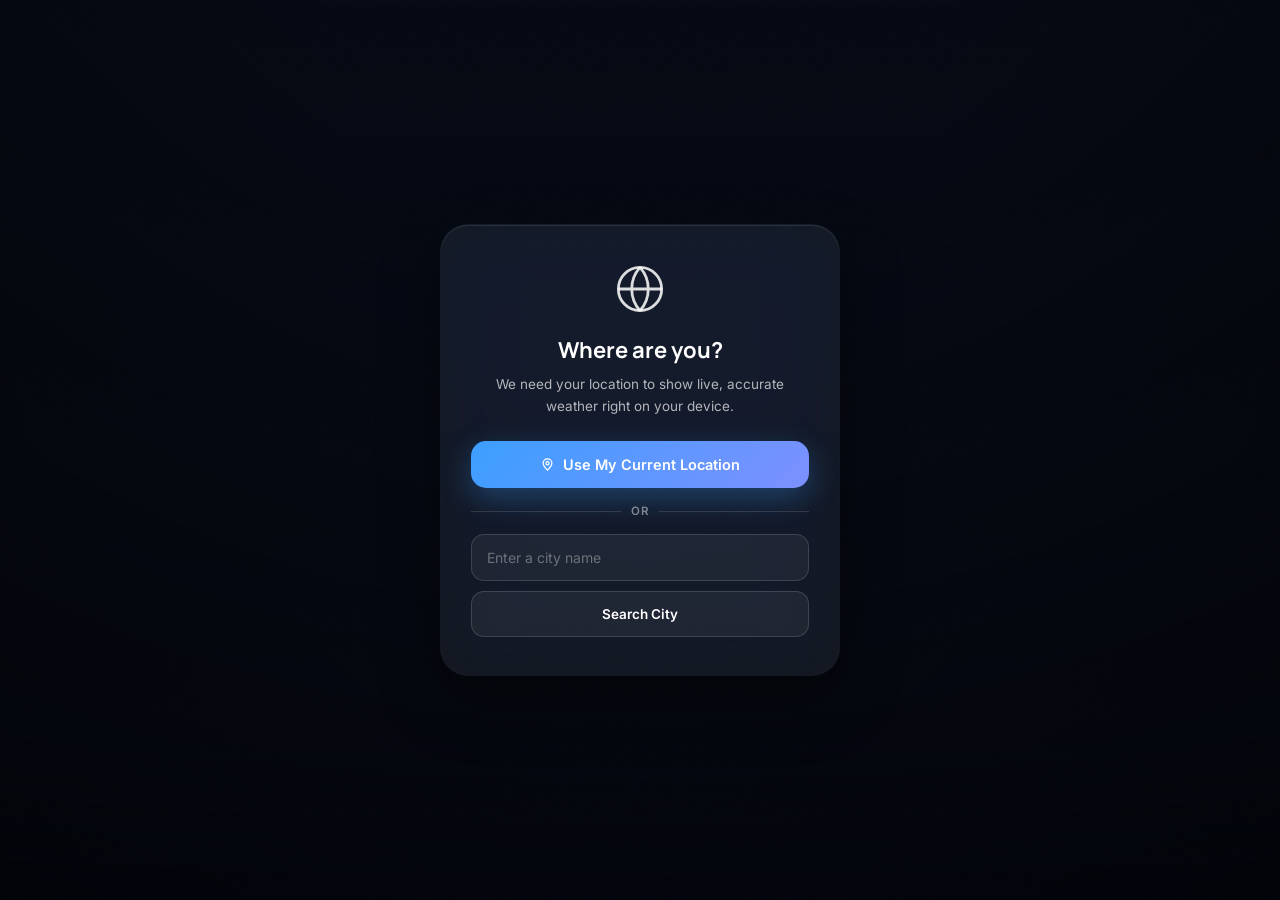
<file: weather-main/index.html>
<!DOCTYPE html>
<html lang="en">
<head>
<meta charset="UTF-8">
<meta name="viewport" content="width=device-width, initial-scale=1.0">
<title>Weather</title>
<link href="https://fonts.googleapis.com/css2?family=Manrope:wght@300;400;500;600;700;800&family=Inter:wght@300;400;500;600&display=swap" rel="stylesheet">
<style>
  :root{
    --glass: rgba(255,255,255,0.07);
    --glass-strong: rgba(255,255,255,0.13);
    --glass-border: rgba(255,255,255,0.14);
    --text:#fff; --sub: rgba(255,255,255,0.68); --sub2: rgba(255,255,255,0.46);
    --accent:#7dd3fc;
  }
  *{margin:0;padding:0;box-sizing:border-box;font-family:'Inter',sans-serif;}
  html,body{height:100%;}
  html,body{ scrollbar-width:none; -ms-overflow-style:none; }
  html::-webkit-scrollbar, body::-webkit-scrollbar{ display:none; width:0; height:0; }
  body{ background:#060a14; color:var(--text); overflow-x:hidden; -webkit-font-smoothing:antialiased; }
  .num{ font-family:'Manrope',sans-serif; }

  body::after{
    content:''; position:fixed; inset:0; z-index:999; pointer-events:none; opacity:0.035; mix-blend-mode:overlay;
    background-image:url("data:image/svg+xml;utf8,<svg xmlns='http://www.w3.org/2000/svg' width='120' height='120'><filter id='n'><feTurbulence type='fractalNoise' baseFrequency='0.9' numOctaves='2' stitchTiles='stitch'/></filter><rect width='100%25' height='100%25' filter='url(%23n)'/></svg>");
  }

  #sky{ position:fixed; inset:0; z-index:0; overflow:hidden; }
  #sky canvas{ position:absolute; inset:0; width:100%; height:100%; }
  .sky-gradient{ position:absolute; inset:0; transition:background 2.2s ease; }
  .vignette{ position:absolute; inset:0; background:radial-gradient(ellipse at 50% 0%, transparent 35%, rgba(0,0,0,0.4) 100%), linear-gradient(180deg, transparent 0%, rgba(3,6,14,0.55) 82%, rgba(3,6,14,0.94) 100%); }
  .sun-flare,.moon-glow{ position:absolute; width:360px; height:360px; border-radius:50%; top:50px; right:30px; opacity:0; transition:opacity 2s ease; pointer-events:none; }
  .sun-flare{ background:radial-gradient(circle, rgba(255,225,150,0.85), rgba(255,190,90,0.2) 45%, transparent 70%); filter:blur(10px); animation:glowPulse 5s ease-in-out infinite; }
  .moon-glow{ background:radial-gradient(circle, rgba(200,215,255,0.5), transparent 70%); filter:blur(12px); animation:glowPulse 6s ease-in-out infinite; }
  .sun-flare.active,.moon-glow.active{ opacity:1; }
  @keyframes glowPulse{0%,100%{transform:scale(1);}50%{transform:scale(1.14);}}

  #bgVideoA,#bgVideoB{ position:absolute; inset:0; width:100%; height:100%; object-fit:cover; opacity:0; transition:opacity 2.2s ease; }
  #bgVideoA.active,#bgVideoB.active{ opacity:1; }
  body.video-mode .sky-gradient,body.video-mode .sun-flare,body.video-mode .moon-glow{ opacity:0 !important; }

  .app{ position:relative; z-index:2; max-width:520px; margin:0 auto; padding:22px 20px 90px; min-height:100vh; }
  .topbar{ display:flex; justify-content:space-between; align-items:center; opacity:0; animation:fadeDown .7s .1s forwards; }
  @keyframes fadeDown{from{opacity:0;transform:translateY(-10px);}to{opacity:1;transform:translateY(0);}}
  .icon-btn{ position:relative; width:40px;height:40px; border-radius:50%; background:var(--glass); border:1px solid var(--glass-border); backdrop-filter:blur(24px) saturate(180%); display:flex;align-items:center;justify-content:center; cursor:pointer; transition:.2s cubic-bezier(.34,1.56,.64,1); color:#fff; box-shadow:0 8px 20px rgba(0,0,0,0.25), inset 0 1px 0 rgba(255,255,255,0.12); }
  .icon-btn:hover{ background:var(--glass-strong); transform:translateY(-2px); }
  .icon-btn:active{ transform:scale(0.9); }
  .icon-btn svg{ width:17px;height:17px; }
  .icon-btn.sound-on{ color:var(--accent); box-shadow:0 0 0 2px rgba(125,211,252,0.4), 0 8px 20px rgba(0,0,0,0.25); }
  .icon-btn.sound-on::after{ content:''; position:absolute; inset:-6px; border-radius:50%; border:1.5px solid rgba(125,211,252,0.5); animation:pulseRing 1.8s ease-out infinite; }
  @keyframes pulseRing{0%{transform:scale(0.8);opacity:1;}100%{transform:scale(1.4);opacity:0;}}

  .hero{ text-align:center; padding:38px 0 6px; }
  .hero .city{ font-family:'Manrope',sans-serif; font-size:26px; font-weight:600; letter-spacing:-0.3px; opacity:0; animation:fadeUp .8s .15s forwards; }
  .hero .cond{ font-size:14.5px; color:var(--sub); margin-top:5px; font-weight:500; letter-spacing:.2px; opacity:0; animation:fadeUp .8s .22s forwards; }
  .hero .icon-wrap{ margin:14px 0 4px; opacity:0; animation:fadeUp .9s .05s forwards; }
  .hero .temp{ font-family:'Manrope',sans-serif; font-size:128px; font-weight:200; line-height:1; letter-spacing:-6px; background:linear-gradient(180deg,#fff, rgba(255,255,255,0.7)); -webkit-background-clip:text; background-clip:text; color:transparent; opacity:0; animation:fadeUp .9s .1s forwards; }
  .hero .hilo{ font-size:14.5px; color:var(--sub); font-weight:500; opacity:0; animation:fadeUp .8s .32s forwards; letter-spacing:.2px; }
  .hero .hilo b{ color:#fff; font-weight:600; }
  .hero .hilo .dot{ color:var(--sub2); margin:0 6px; }
  @keyframes fadeUp{from{opacity:0;transform:translateY(16px);}to{opacity:1;transform:translateY(0);}}

  .reveal{ opacity:0; transform:translateY(24px); transition:opacity .7s ease, transform .7s cubic-bezier(.16,1,.3,1); }
  .reveal.in{ opacity:1; transform:translateY(0); }

  .glass-panel,.detail-card{ position:relative; }
  .glass-panel::before,.detail-card::before{
    content:''; position:absolute; inset:0; border-radius:inherit; padding:1px; pointer-events:none;
    background:linear-gradient(150deg, rgba(255,255,255,0.32), rgba(255,255,255,0.02) 40%, rgba(255,255,255,0.18));
    -webkit-mask:linear-gradient(#000 0 0) content-box, linear-gradient(#000 0 0);
    -webkit-mask-composite:xor; mask-composite:exclude;
  }
  .glass-panel{
    background:var(--glass); border:1px solid transparent;
    backdrop-filter:blur(30px) saturate(190%); -webkit-backdrop-filter:blur(30px) saturate(190%);
    border-radius:24px; padding:20px; margin-top:16px;
    box-shadow:0 20px 50px rgba(0,0,0,0.35), inset 0 1px 0 rgba(255,255,255,0.1);
  }
  .panel-title{ font-size:11.5px; color:var(--sub2); text-transform:uppercase; letter-spacing:1px; font-weight:700; margin-bottom:14px; display:flex; align-items:center; justify-content:space-between; }
  .pt-left{ display:flex; align-items:center; gap:7px; }
  .panel-title svg{ width:13px;height:13px; }
  .drag-hint{ font-size:10px; color:var(--sub2); opacity:.65; display:flex; align-items:center; gap:4px; transition:opacity .4s; text-transform:none; letter-spacing:0; font-weight:600; }
  .drag-hint.hide{ opacity:0; }
  .drag-hint svg{ width:11px;height:11px; animation:swayX 1.4s ease-in-out infinite; }
  @keyframes swayX{0%,100%{transform:translateX(0);}50%{transform:translateX(3px);}}

  .hourly-scroll{ display:flex; gap:4px; overflow-x:auto; scroll-snap-type:x proximity; -webkit-overflow-scrolling:touch; touch-action:pan-x; user-select:none; cursor:grab; scrollbar-width:none; }
  .hourly-scroll::-webkit-scrollbar{ display:none; }
  .hourly-scroll.dragging{ cursor:grabbing; }
  .hour-item{ min-width:56px; text-align:center; padding:4px; flex-shrink:0; opacity:0; animation:fadeUp .5s forwards; scroll-snap-align:center; pointer-events:none; }
  .hour-time{ font-size:11.5px; color:var(--sub); margin-bottom:10px; font-weight:500; }
  .hour-icon-box{ height:36px; display:flex; align-items:center; justify-content:center; margin-bottom:8px; }
  .hour-rain{ font-size:10px; color:var(--accent); margin-bottom:6px; height:12px; font-weight:600; }
  .hour-temp{ font-family:'Manrope',sans-serif; font-size:15px; font-weight:700; }

  .day-row{ display:flex; align-items:center; padding:12px 2px; border-top:1px solid rgba(255,255,255,0.06); gap:10px; opacity:0; animation:fadeUp .5s forwards; }
  .day-row:first-child{ border-top:none; }
  .day-name{ width:58px; font-size:14px; font-weight:500; }
  .day-icon-box{ width:32px; height:32px; display:flex; align-items:center; justify-content:center; }
  .day-rain{ width:34px; font-size:11px; color:var(--accent); text-align:center; font-weight:600; }
  .range-track{ flex:1; height:4px; border-radius:4px; background:rgba(255,255,255,0.12); position:relative; margin:0 8px; overflow:hidden; }
  .range-fill{ position:absolute; height:100%; border-radius:4px; background:linear-gradient(90deg,#5da8ff,#ffcf6b,#ff7e6b); }
  .day-lo{ width:26px; font-family:'Manrope',sans-serif; font-size:13.5px; color:var(--sub2); text-align:right; }
  .day-hi{ width:30px; font-family:'Manrope',sans-serif; font-size:13.5px; font-weight:700; text-align:right; }

  .detail-grid{ display:grid; grid-template-columns:1fr 1fr; gap:12px; margin-top:16px; }
  .detail-card{
    background:var(--glass); border:1px solid transparent;
    backdrop-filter:blur(30px) saturate(190%);
    border-radius:22px; padding:17px; min-height:150px; display:flex; flex-direction:column; justify-content:space-between;
    opacity:0; transform:translateY(20px) perspective(700px); transition:opacity .6s ease, transform .3s ease, background .2s;
    box-shadow:0 18px 45px rgba(0,0,0,0.3), inset 0 1px 0 rgba(255,255,255,0.09); will-change:transform;
  }
  .detail-card.in{ opacity:1; transform:translateY(0) perspective(700px); }
  .detail-card:hover{ background:var(--glass-strong); }
  .detail-label{ font-size:10.5px; color:var(--sub2); text-transform:uppercase; letter-spacing:.6px; font-weight:700; display:flex; align-items:center; gap:6px; }
  .detail-label svg{ width:13px;height:13px; opacity:.9; }
  .detail-main{ font-family:'Manrope',sans-serif; font-size:27px; font-weight:700; margin-top:4px; }
  .detail-sub{ font-size:11.5px; color:var(--sub); margin-top:2px; }

  .live-badge{ display:inline-flex; align-items:center; gap:4px; font-size:9px; color:#86efac; font-weight:700; letter-spacing:.4px; text-transform:uppercase; margin-left:6px; }
  .live-dot{ width:5px;height:5px; border-radius:50%; background:#4ade80; animation:livePulse 1.6s ease-in-out infinite; }
  @keyframes livePulse{0%,100%{opacity:1; box-shadow:0 0 0 0 rgba(74,222,128,0.5);}50%{opacity:.5; box-shadow:0 0 0 4px rgba(74,222,128,0);}}

  .uv-bar{ height:6px; border-radius:6px; background:linear-gradient(90deg,#22c55e,#eab308,#f97316,#ef4444,#a855f7); margin-top:12px; position:relative; }
  .uv-dot{ position:absolute; top:-3px; width:12px;height:12px; border-radius:50%; background:#fff; box-shadow:0 0 8px rgba(0,0,0,0.5); transition:left 1s cubic-bezier(.16,1,.3,1); }

  .arc-wrap{ position:relative; width:100%; height:64px; margin-top:6px; }
  .arc-wrap svg{ width:100%; height:100%; overflow:visible; }
  .sun-dot{ transition: cx 1.5s ease, cy 1.5s ease; }

  .compass{ width:72px; height:72px; margin:6px auto 0; position:relative; }
  .compass-ring{ width:100%; height:100%; border-radius:50%; border:1.5px solid rgba(255,255,255,0.18); position:relative; }
  .compass-label{ position:absolute; font-size:9px; color:var(--sub2); font-weight:700; }
  .compass-arrow{ position:absolute; top:50%; left:50%; width:2px; height:25px; background:linear-gradient(180deg,var(--accent),transparent); transform-origin:bottom center; transform:translate(-50%,-100%) rotate(0deg); transition:transform 1.2s cubic-bezier(.34,1.56,.64,1); }
  .compass-arrow::after{ content:''; position:absolute; top:-4px; left:50%; transform:translateX(-50%); width:0;height:0; border-left:4px solid transparent; border-right:4px solid transparent; border-bottom:6px solid var(--accent); }
  .compass-center{ position:absolute; top:50%; left:50%; width:6px; height:6px; background:#fff; border-radius:50%; transform:translate(-50%,-50%); }

  .rain-chart{ display:flex; align-items:flex-end; gap:3px; height:38px; margin-top:10px; }
  .rain-bar{ flex:1; background:linear-gradient(180deg,var(--accent),#38bdf8); border-radius:3px 3px 0 0; min-height:2px; transition:height 1s cubic-bezier(.16,1,.3,1); }

  .pressure-gauge{ position:relative; width:74px; height:42px; margin:6px auto 0; }
  .pressure-needle{ position:absolute; bottom:0; left:50%; width:2px; height:30px; background:#fff; transform-origin:bottom center; transform:translateX(-50%) rotate(0deg); transition:transform 1.2s cubic-bezier(.34,1.56,.64,1); }

  .center-screen{ min-height:100vh; display:flex; align-items:center; justify-content:center; padding:24px; position:relative; z-index:5; }
  .location-card{ width:100%; max-width:400px; text-align:center; background:var(--glass); border:1px solid transparent; backdrop-filter:blur(30px) saturate(190%); border-radius:28px; padding:38px 30px; animation:fadeUp .7s ease forwards; box-shadow:0 25px 60px rgba(0,0,0,0.4), inset 0 1px 0 rgba(255,255,255,0.1); }
  .location-card .globe-icon{ color:rgba(255,255,255,0.85); margin-bottom:16px; }
  .location-card h2{ font-family:'Manrope',sans-serif; font-size:22px; margin-bottom:9px; font-weight:700; }
  .location-card p{ font-size:13.5px; color:var(--sub); margin-bottom:24px; line-height:1.6; }
  .primary-btn{ width:100%; padding:15px; border:none; border-radius:15px; cursor:pointer; background:linear-gradient(135deg,#3b9eff,#7c8fff); color:#fff; font-weight:600; font-size:14.5px; transition:.25s cubic-bezier(.34,1.56,.64,1); margin-bottom:12px; display:flex; align-items:center; justify-content:center; gap:8px; box-shadow:0 10px 30px rgba(59,158,255,0.3); }
  .primary-btn:hover{ transform:translateY(-2px); box-shadow:0 14px 34px rgba(59,158,255,0.45); }
  .primary-btn:active{ transform:scale(0.97); }
  .divider{ display:flex; align-items:center; gap:10px; margin:16px 0; color:var(--sub2); font-size:11.5px; font-weight:600; letter-spacing:.5px; }
  .divider::before,.divider::after{ content:''; flex:1; height:1px; background:rgba(255,255,255,0.12); }
  .text-input{ width:100%; padding:14px 15px; border-radius:13px; border:1px solid var(--glass-border); background:rgba(255,255,255,0.05); color:#fff; font-size:14px; margin-bottom:10px; outline:none; transition:.2s; }
  .text-input:focus{ border-color:rgba(125,211,252,0.5); background:rgba(255,255,255,0.08); }
  .text-input::placeholder{ color:rgba(255,255,255,0.35); }
  .secondary-btn{ width:100%; padding:14px; border-radius:13px; cursor:pointer; font-weight:600; font-size:13.5px; background:rgba(255,255,255,0.06); border:1px solid var(--glass-border); color:#fff; transition:.2s; }
  .secondary-btn:hover{ background:rgba(255,255,255,0.12); }
  .secondary-btn:active{ transform:scale(0.97); }
  .error-msg{ color:#fca5a5; font-size:12.5px; margin-top:10px; display:none; }

  .skeleton-wrap{ width:100%; max-width:420px; }
  .sk-line{ border-radius:12px; background:linear-gradient(90deg, rgba(255,255,255,0.04) 25%, rgba(255,255,255,0.11) 50%, rgba(255,255,255,0.04) 75%); background-size:200% 100%; animation:shimmer 1.6s ease-in-out infinite; }
  @keyframes shimmer{0%{background-position:200% 0;}100%{background-position:-200% 0;}}
  .sk-temp{ width:200px; height:110px; margin:20px auto; border-radius:24px; }
  .sk-city{ width:150px; height:22px; margin:0 auto 10px; }
  .sk-cond{ width:100px; height:14px; margin:0 auto 30px; }
  .sk-row{ display:flex; gap:10px; margin-top:16px; }
  .sk-chip{ flex:1; height:80px; border-radius:16px; }
  .sk-block{ width:100%; height:140px; border-radius:22px; margin-top:16px; }

  .hidden{ display:none !important; }

  .modal-overlay{ position:fixed; inset:0; background:rgba(0,0,0,0.6); backdrop-filter:blur(10px); z-index:20; display:flex; align-items:flex-end; justify-content:center; }
  .modal{ width:100%; max-width:520px; max-height:88vh; overflow-y:auto; background:rgba(12,16,26,0.94); border:1px solid var(--glass-border); border-radius:28px 28px 0 0; padding:26px 22px 36px; animation:slideUp .4s cubic-bezier(.16,1,.3,1); }
  @keyframes slideUp{from{transform:translateY(50px);opacity:0;}to{transform:translateY(0);opacity:1;}}
  .modal::-webkit-scrollbar{ display:none; }
  .modal-header{ display:flex; justify-content:space-between; align-items:center; margin-bottom:20px; }
  .modal-header h3{ font-family:'Manrope',sans-serif; font-size:18px; font-weight:700; }
  .close-btn{ background:none; border:none; color:#fff; font-size:24px; cursor:pointer; opacity:.6; transition:.2s; }
  .close-btn:hover{ opacity:1; }
  .tabs{ display:flex; gap:6px; margin-bottom:20px; background:rgba(255,255,255,0.04); padding:4px; border-radius:13px; overflow-x:auto; scrollbar-width:none; }
  .tabs::-webkit-scrollbar{ display:none; }
  .tab{ flex:1; min-width:70px; text-align:center; padding:10px 4px; border-radius:10px; cursor:pointer; font-size:12px; font-weight:600; color:var(--sub); transition:.2s; white-space:nowrap; }
  .tab.active{ background:rgba(255,255,255,0.14); color:#fff; }
  .tab-panel{ display:none; } .tab-panel.active{ display:block; animation:fd .3s ease; }
  @keyframes fd{from{opacity:0;}to{opacity:1;}}
  .radio-option{ display:flex; align-items:center; gap:12px; padding:14px; border-radius:14px; background:rgba(255,255,255,0.05); border:1px solid rgba(255,255,255,0.08); margin-bottom:9px; cursor:pointer; transition:.2s; }
  .radio-option.selected{ border-color:var(--accent); background:rgba(125,211,252,0.1); }
  .radio-option .r-icon{ width:34px; height:34px; border-radius:10px; background:rgba(255,255,255,0.08); display:flex; align-items:center; justify-content:center; flex-shrink:0; }
  .radio-option .r-text{ flex:1; }
  .radio-option .r-text b{ display:block; font-size:13.5px; font-weight:600; } .radio-option .r-text span{ font-size:11.5px; color:var(--sub); }
  .field-label{ font-size:11.5px; color:var(--sub2); margin:16px 0 7px; text-transform:uppercase; letter-spacing:.6px; font-weight:700; }
  .status-line{ font-size:12px; color:var(--sub); margin-top:9px; } .status-line.ok{ color:#86efac; } .status-line.err{ color:#fca5a5; }
  .upload-grid{ display:grid; grid-template-columns:1fr 1fr; gap:10px; margin-top:6px; }
  .upload-slot{ background:rgba(255,255,255,0.05); border:1px dashed rgba(255,255,255,0.2); border-radius:15px; padding:11px; text-align:center; position:relative; overflow:hidden; }
  .upload-slot video{ width:100%; height:62px; object-fit:cover; border-radius:9px; margin-bottom:7px; background:#000; }
  .upload-slot .slot-label{ font-size:11px; font-weight:600; margin-bottom:7px; }
  .upload-slot input[type=file]{ position:absolute; inset:0; opacity:0; cursor:pointer; }
  .upload-slot .upload-btn{ font-size:11px; padding:7px 11px; border-radius:9px; background:rgba(255,255,255,0.1); border:1px solid rgba(255,255,255,0.14); color:#fff; cursor:pointer; display:inline-block; }
  .upload-slot .remove-btn{ position:absolute; top:7px; right:7px; background:rgba(239,68,68,0.9); border:none; color:#fff; width:20px;height:20px; border-radius:50%; font-size:11px; cursor:pointer; z-index:2; display:none; }
  .upload-slot.has-video .remove-btn{ display:block; }

  .switch{ position:relative; width:42px; height:24px; flex-shrink:0; }
  .switch input{ opacity:0; width:0; height:0; position:absolute; }
  .switch-slider{ position:absolute; inset:0; background:rgba(255,255,255,0.2); border-radius:24px; transition:.3s; cursor:pointer; }
  .switch-slider::before{ content:''; position:absolute; width:18px;height:18px; left:3px; top:3px; background:#fff; border-radius:50%; transition:.3s; }
  .switch input:checked + .switch-slider{ background:linear-gradient(135deg,#3b9eff,#7c8fff); }
  .switch input:checked + .switch-slider::before{ transform:translateX(18px); }
  input[type=range]{ -webkit-appearance:none; width:100%; height:5px; border-radius:5px; background:rgba(255,255,255,0.15); outline:none; }
  input[type=range]::-webkit-slider-thumb{ -webkit-appearance:none; width:16px;height:16px; border-radius:50%; background:#fff; cursor:pointer; box-shadow:0 0 8px rgba(0,0,0,0.4); }

  @media(max-width:480px){ .hero .temp{ font-size:92px; } }
</style>
</head>
<body>

<div id="sky">
  <div class="sky-gradient" id="skyGradient"></div>
  <canvas id="bg-canvas"></canvas>
  <video id="bgVideoA" muted loop autoplay playsinline></video>
  <video id="bgVideoB" muted loop autoplay playsinline></video>
  <div class="sun-flare" id="sunFlare"></div>
  <div class="moon-glow" id="moonGlow"></div>
  <div class="vignette"></div>
</div>

<div class="center-screen" id="locationScreen">
  <div class="location-card">
    <svg class="globe-icon" width="52" height="52" viewBox="0 0 24 24" fill="none" stroke="currentColor" stroke-width="1.3"><circle cx="12" cy="12" r="10"/><path d="M2 12h20M12 2a15 15 0 010 20M12 2a15 15 0 000 20"/></svg>
    <h2>Where are you?</h2>
    <p>We need your location to show live, accurate weather right on your device.</p>
    <button class="primary-btn" id="useLocationBtn">
      <svg width="15" height="15" viewBox="0 0 24 24" fill="none" stroke="currentColor" stroke-width="2"><path d="M12 21s-7-6.5-7-11a7 7 0 1114 0c0 4.5-7 11-7 11z"/><circle cx="12" cy="10" r="2.5"/></svg>
      Use My Current Location
    </button>
    <div class="divider">OR</div>
    <input type="text" class="text-input" id="manualCityInput" placeholder="Enter a city name">
    <button class="secondary-btn" id="manualCityBtn">Search City</button>
    <div class="error-msg" id="locationError"></div>
  </div>
</div>

<div class="center-screen hidden" id="loaderCard">
  <div class="skeleton-wrap">
    <div class="sk-line sk-city"></div>
    <div class="sk-line sk-cond"></div>
    <div class="sk-line sk-temp"></div>
    <div class="sk-row"><div class="sk-line sk-chip"></div><div class="sk-line sk-chip"></div><div class="sk-line sk-chip"></div></div>
    <div class="sk-line sk-block"></div>
  </div>
</div>

<div class="app hidden" id="weatherView">
  <div class="topbar">
    <button class="icon-btn" id="changeLocBtn"><svg viewBox="0 0 24 24" fill="none" stroke="currentColor" stroke-width="2"><path d="M12 21s-7-6.5-7-11a7 7 0 1114 0c0 4.5-7 11-7 11z"/><circle cx="12" cy="10" r="2.5"/></svg></button>
    <button class="icon-btn" id="soundBtn" title="Ambient sound"></button>
    <button class="icon-btn" id="refreshBtn"><svg viewBox="0 0 24 24" fill="none" stroke="currentColor" stroke-width="2"><path d="M21 2v6h-6M3 22v-6h6M3.51 9a9 9 0 0114.36-3.36L21 8M3 16l3.13 2.36A9 9 0 0020.49 15"/></svg></button>
    <button class="icon-btn" id="settingsBtn"><svg viewBox="0 0 24 24" fill="none" stroke="currentColor" stroke-width="2"><circle cx="12" cy="12" r="3"/><path d="M19.4 15a1.65 1.65 0 00.33 1.82l.06.06a2 2 0 11-2.83 2.83l-.06-.06a1.65 1.65 0 00-1.82-.33 1.65 1.65 0 00-1 1.51V21a2 2 0 11-4 0v-.09A1.65 1.65 0 009 19.4a1.65 1.65 0 00-1.82.33l-.06.06a2 2 0 11-2.83-2.83l.06-.06A1.65 1.65 0 005 15.4 1.65 1.65 0 003.49 14H3.4a2 2 0 110-4h.09A1.65 1.65 0 005 9a1.65 1.65 0 00-.33-1.82l-.06-.06a2 2 0 112.83-2.83l.06.06A1.65 1.65 0 009 4.6 1.65 1.65 0 0010 3.09V3a2 2 0 114 0v.09a1.65 1.65 0 001 1.51 1.65 1.65 0 001.82-.33l.06-.06a2 2 0 112.83 2.83l-.06.06A1.65 1.65 0 0019 9c.36.11.71.28 1 .51H21a2 2 0 010 4h-.09c-.31.02-.6.13-.85.33z"/></svg></button>
  </div>

  <div class="hero">
    <div class="city" id="cityName">--</div>
    <div class="cond" id="condText">--</div>
    <div class="icon-wrap" id="heroIconWrap"></div>
    <div class="temp num" id="tempMain">--°</div>
    <div class="hilo">H:<b id="tempHi">--°</b><span class="dot">·</span>L:<b id="tempLo">--°</b><span class="dot">·</span>Feels like <b id="feelsLike">--°</b></div>
  </div>

  <div class="glass-panel reveal">
    <div class="panel-title">
      <span class="pt-left"><svg viewBox="0 0 24 24" fill="none" stroke="currentColor" stroke-width="1.8"><circle cx="12" cy="12" r="9"/><path d="M12 7v5l3 3"/></svg>Hourly Forecast</span>
      <span class="drag-hint" id="dragHint"><svg viewBox="0 0 24 24" fill="none" stroke="currentColor" stroke-width="2"><path d="M9 6l-6 6 6 6M15 6l6 6-6 6"/></svg>Swipe</span>
    </div>
    <div class="hourly-scroll" id="hourlyScroll"></div>
  </div>

  <div class="glass-panel reveal">
    <div class="panel-title"><span class="pt-left"><svg viewBox="0 0 24 24" fill="none" stroke="currentColor" stroke-width="1.8"><rect x="3" y="4" width="18" height="18" rx="2"/><path d="M16 2v4M8 2v4M3 10h18"/></svg>10-Day Forecast</span></div>
    <div id="dailyList"></div>
  </div>

  <div class="detail-grid" id="detailGrid"></div>
  <div style="text-align:center;font-size:11px;color:var(--sub2);margin-top:26px;" id="updatedAt"></div>
</div>

<div class="modal-overlay hidden" id="settingsModal">
  <div class="modal">
    <div class="modal-header"><h3>Configuration</h3><button class="close-btn" id="closeSettings">&times;</button></div>
    <div class="tabs">
      <div class="tab active" data-tab="source">Source</div>
      <div class="tab" data-tab="coverr">Coverr API</div>
      <div class="tab" data-tab="uploads">My Videos</div>
      <div class="tab" data-tab="sound">Sound</div>
    </div>
    <div class="tab-panel active" id="tab-source">
      <label class="radio-option" data-value="canvas"><input type="radio" name="bgSource" value="canvas">
        <div class="r-icon"><svg width="16" height="16" viewBox="0 0 24 24" fill="none" stroke="currentColor" stroke-width="1.6"><path d="M12 21a9 9 0 110-18c4 0 8 2 8 6 0 2-1.5 3-3 3h-2a2 2 0 00-2 2c0 1 .5 1.5.5 2.5A2.5 2.5 0 0112 21z"/></svg></div>
        <div class="r-text"><b>Animated (Built-in)</b><span>Realistic canvas sky, zero downloads</span></div>
      </label>
      <label class="radio-option" data-value="coverr"><input type="radio" name="bgSource" value="coverr">
        <div class="r-icon"><svg width="16" height="16" viewBox="0 0 24 24" fill="none" stroke="currentColor" stroke-width="1.6"><rect x="3" y="5" width="18" height="14" rx="2"/><path d="M7 5v14M17 5v14"/></svg></div>
        <div class="r-text"><b>Coverr Videos</b><span>Fetches HD clips with your key · refreshes every 2 min</span></div>
      </label>
      <label class="radio-option" data-value="upload"><input type="radio" name="bgSource" value="upload">
        <div class="r-icon"><svg width="16" height="16" viewBox="0 0 24 24" fill="none" stroke="currentColor" stroke-width="1.6"><path d="M12 16V4M7 9l5-5 5 5M4 20h16"/></svg></div>
        <div class="r-text"><b>My Uploaded Videos</b><span>Use your own loops per condition</span></div>
      </label>
    </div>
    <div class="tab-panel" id="tab-coverr">
      <div class="field-label">Your Coverr API Key</div>
      <input type="text" class="text-input" id="coverrKeyInput" placeholder="Paste your Coverr API key">
      <button class="secondary-btn" id="saveCoverrKey">Save Key</button>
      <div class="status-line" id="coverrStatus">No key saved yet.</div>
    </div>
    <div class="tab-panel" id="tab-uploads">
      <div class="field-label">Upload a loop per condition</div>
      <div class="upload-grid" id="uploadGrid"></div>
    </div>
    <div class="tab-panel" id="tab-sound">
      <div class="radio-option" id="soundToggleRow" style="cursor:pointer;">
        <div class="r-icon" id="soundRowIcon">🔊</div>
        <div class="r-text"><b>Ambient Weather Sound</b><span>Procedurally generated audio synced to live conditions</span></div>
        <label class="switch"><input type="checkbox" id="soundToggleCheckbox"><span class="switch-slider"></span></label>
      </div>
      <div class="field-label">Volume</div>
      <input type="range" min="0" max="100" value="40" id="volumeSlider">
      <div class="status-line" id="soundStatus">Sound is off.</div>
    </div>
  </div>
</div>

<script>
/* ============================================================
   ICON SYSTEM
============================================================ */
let __ic = 0;
function weatherIcon(type, size=72){
  const id = 'ic'+(__ic++);
  const defs = `
    <radialGradient id="sunG${id}" cx="35%" cy="35%" r="65%"><stop offset="0%" stop-color="#fff6da"/><stop offset="55%" stop-color="#ffd166"/><stop offset="100%" stop-color="#f7a834"/></radialGradient>
    <linearGradient id="moonG${id}" x1="0" y1="0" x2="1" y2="1"><stop offset="0%" stop-color="#eef2ff"/><stop offset="100%" stop-color="#b9c4e0"/></linearGradient>
    <linearGradient id="cloudG${id}" x1="0" y1="0" x2="0" y2="1"><stop offset="0%" stop-color="#ffffff"/><stop offset="100%" stop-color="#dbe3ee"/></linearGradient>
    <linearGradient id="cloudDarkG${id}" x1="0" y1="0" x2="0" y2="1"><stop offset="0%" stop-color="#c7d0dc"/><stop offset="100%" stop-color="#8a95a5"/></linearGradient>`;
  const sun = `<g class="ic-sun"><g class="ic-sun-rays">${[0,45,90,135,180,225,270,315].map(a=>`<line x1="50" y1="9" x2="50" y2="21" stroke="url(#sunG${id})" stroke-width="4.5" stroke-linecap="round" transform="rotate(${a} 50 50)"/>`).join('')}</g><circle cx="50" cy="50" r="21" fill="url(#sunG${id})"/></g>`;
  const moon = `<g class="ic-moon"><mask id="mm${id}"><rect width="100" height="100" fill="#fff"/><circle cx="61" cy="37" r="24" fill="#000"/></mask><circle cx="48" cy="50" r="27" fill="url(#moonG${id})" mask="url(#mm${id})"/></g>`;
  const cp = `M22,66 Q10,66 10,54 Q10,43 21,42 Q23,29 38,28 Q52,27 58,38 Q70,36 76,46 Q86,48 85,58 Q84,66 74,66 Z`;
  const cloud = dark => `<path class="ic-cloud" d="${cp}" fill="url(#${dark?'cloudDarkG':'cloudG'}${id})"/>`;
  let inner;
  switch(type){
    case 'clear-day': inner = sun; break;
    case 'clear-night': inner = moon; break;
    case 'clouds-day': inner = `<g class="ic-sun-behind" transform="translate(-6,-8) scale(0.5)">${sun}</g>${cloud(false)}`; break;
    case 'clouds-night': inner = `<g class="ic-sun-behind" transform="translate(-6,-8) scale(0.5)">${moon}</g>${cloud(false)}`; break;
    case 'rain': inner = `${cloud(true)}<g class="ic-rain"><line x1="34" y1="72" x2="30" y2="86" class="drop d1"/><line x1="50" y1="74" x2="46" y2="90" class="drop d2"/><line x1="66" y1="72" x2="62" y2="86" class="drop d3"/></g>`; break;
    case 'thunderstorm': inner = `${cloud(true)}<polygon class="ic-bolt" points="52,68 40,86 48,86 44,98 60,78 51,78" fill="#ffd54a"/>`; break;
    case 'snow': inner = `${cloud(true)}<g class="ic-snow"><circle class="flake f1" cx="34" cy="80" r="2.6"/><circle class="flake f2" cx="50" cy="86" r="2.6"/><circle class="flake f3" cx="66" cy="80" r="2.6"/></g>`; break;
    case 'fog': inner = `<g class="ic-fog"><rect x="14" y="46" width="72" height="5" rx="2.5" class="fline l1"/><rect x="20" y="58" width="60" height="5" rx="2.5" class="fline l2"/><rect x="10" y="70" width="80" height="5" rx="2.5" class="fline l3"/></g>`; break;
    default: inner = sun;
  }
  return `<svg class="wicon" width="${size}" height="${size}" viewBox="0 0 100 100"><defs>${defs}</defs>${inner}</svg>`;
}
</script>
<style>
  .wicon{ overflow:visible; filter:drop-shadow(0 10px 20px rgba(0,0,0,0.3)); }
  .ic-sun-rays{ transform-origin:50px 50px; animation:rotateSlow 16s linear infinite; }
  .ic-sun{ animation:floatY 4s ease-in-out infinite; }
  .ic-moon{ animation:floatY 5s ease-in-out infinite; }
  .ic-cloud{ animation:floatX 5s ease-in-out infinite; }
  .ic-sun-behind{ animation:floatY 4s ease-in-out infinite; }
  .ic-rain .drop{ stroke:#8ec9ff; stroke-width:3; stroke-linecap:round; opacity:0; animation:fall 1.1s linear infinite; }
  .ic-rain .d1{animation-delay:0s;} .ic-rain .d2{animation-delay:.3s;} .ic-rain .d3{animation-delay:.6s;}
  .ic-snow .flake{ fill:#fff; opacity:0; animation:snowFall 2.4s ease-in infinite; }
  .ic-snow .f1{animation-delay:0s;} .ic-snow .f2{animation-delay:.5s;} .ic-snow .f3{animation-delay:1s;}
  .ic-bolt{ animation:boltFlash 1.8s ease-in-out infinite; }
  .ic-fog .fline{ fill:rgba(255,255,255,0.55); animation:fogWave 4s ease-in-out infinite; }
  .ic-fog .l2{ animation-delay:.4s; } .ic-fog .l3{ animation-delay:.8s; }
  @keyframes rotateSlow{to{transform:rotate(360deg);}}
  @keyframes floatY{0%,100%{transform:translateY(0);}50%{transform:translateY(-4px);}}
  @keyframes floatX{0%,100%{transform:translateX(0);}50%{transform:translateX(3px);}}
  @keyframes fall{0%{opacity:0;transform:translateY(-4px);}20%{opacity:1;}100%{opacity:0;transform:translateY(10px);}}
  @keyframes snowFall{0%{opacity:0;transform:translateY(-6px) rotate(0);}20%{opacity:1;}100%{opacity:0;transform:translateY(12px) rotate(180deg);}}
  @keyframes boltFlash{0%,100%{opacity:.85;}45%{opacity:.85;}50%{opacity:.15;}55%{opacity:1;}60%{opacity:.85;}}
  @keyframes fogWave{0%,100%{transform:translateX(0);opacity:.5;}50%{transform:translateX(6px);opacity:.8;}}
</style>
<script>
/* ============================================================
   STATE / CONFIG
============================================================ */
const SCENES = ['clear-day','clear-night','clouds-day','clouds-night','rain','thunderstorm','snow','fog'];
const LABELS = {'clear-day':'Clear Day','clear-night':'Clear Night','clouds-day':'Cloudy Day','clouds-night':'Cloudy Night','rain':'Rain','thunderstorm':'Storm','snow':'Snow','fog':'Fog'};
// Simplified single/double-word queries — Coverr returns more consistent results this way
const QUERIES = {'clear-day':'clear sky','clear-night':'night sky','clouds-day':'clouds','clouds-night':'clouds','rain':'rain','thunderstorm':'storm','snow':'snow','fog':'fog'};
const WMAP = {0:{d:"Clear",s:"clear"},1:{d:"Mostly Clear",s:"clear"},2:{d:"Partly Cloudy",s:"clouds"},3:{d:"Cloudy",s:"clouds"},45:{d:"Foggy",s:"fog"},48:{d:"Foggy",s:"fog"},51:{d:"Light Drizzle",s:"rain"},53:{d:"Drizzle",s:"rain"},55:{d:"Dense Drizzle",s:"rain"},61:{d:"Light Rain",s:"rain"},63:{d:"Rain",s:"rain"},65:{d:"Heavy Rain",s:"rain"},71:{d:"Light Snow",s:"snow"},73:{d:"Snow",s:"snow"},75:{d:"Heavy Snow",s:"snow"},80:{d:"Rain Showers",s:"rain"},81:{d:"Rain Showers",s:"rain"},82:{d:"Violent Showers",s:"thunderstorm"},95:{d:"Thunderstorm",s:"thunderstorm"},96:{d:"Storm + Hail",s:"thunderstorm"},99:{d:"Severe Storm",s:"thunderstorm"}};
function wInfo(c){ return WMAP[c] || {d:"Unknown",s:"clear"}; }
function sceneKey(s,day){ if(s==='clear') return day?'clear-day':'clear-night'; if(s==='clouds') return day?'clouds-day':'clouds-night'; return s; }
function guessIsDay(iso){ const h=new Date(iso).getHours(); return h>=6 && h<19; }

let settings = JSON.parse(localStorage.getItem('wxSettings')||'null') || {bgSource:'canvas', coverrApiKey:''};
let loc = JSON.parse(localStorage.getItem('wxLocation')||'null');
let customVideos = {};
function saveSettings(){ localStorage.setItem('wxSettings', JSON.stringify(settings)); }
function saveLoc(l){ loc=l; localStorage.setItem('wxLocation', JSON.stringify(l)); }

/* IndexedDB uploads */
const DB='wxDB', ST='videos';
function odb(){ return new Promise((res,rej)=>{ const r=indexedDB.open(DB,1); r.onupgradeneeded=e=>e.target.result.createObjectStore(ST); r.onsuccess=e=>res(e.target.result); r.onerror=e=>rej(e.target.error); }); }
async function idbSet(k,v){ const d=await odb(); return new Promise(res=>{ const t=d.transaction(ST,'readwrite'); t.objectStore(ST).put(v,k); t.oncomplete=res; }); }
async function idbGet(k){ const d=await odb(); return new Promise(res=>{ const t=d.transaction(ST,'readonly'); const r=t.objectStore(ST).get(k); r.onsuccess=()=>res(r.result); }); }
async function idbDel(k){ const d=await odb(); return new Promise(res=>{ const t=d.transaction(ST,'readwrite'); t.objectStore(ST).delete(k); t.oncomplete=res; }); }
async function loadCustomVideos(){ for(const k of SCENES){ const b=await idbGet(k); if(b) customVideos[k]=URL.createObjectURL(b); } buildUploadGrid(); }

/* ============================================================
   CANVAS SKY
============================================================ */
const canvas=document.getElementById('bg-canvas'), ctx=canvas.getContext('2d');
let W,H,DPR=Math.min(devicePixelRatio||1,2);
function resize(){ W=innerWidth; H=innerHeight; canvas.width=W*DPR; canvas.height=H*DPR; ctx.setTransform(DPR,0,0,DPR,0,0); }
addEventListener('resize',resize); resize();

let scene=null, clouds=[], rain=[], splashes=[], snow=[], stars=[], fogBands=[], shootTimer=0, lightning=0, lTimer=0;
function initScene(type){
  clouds=[]; rain=[]; splashes=[]; snow=[]; stars=[]; fogBands=[];
  if(['clouds-day','clouds-night','rain','thunderstorm'].includes(type)){
    for(let l=0;l<3;l++) for(let i=0;i<3+l;i++) clouds.push({x:Math.random()*W,y:Math.random()*H*0.4+20,scale:0.6+l*0.35,speed:0.15+l*0.18,opacity:0.3+l*0.14,seed:Math.random()*1000});
  }
  if(['rain','thunderstorm'].includes(type)){
    const n=type==='thunderstorm'?150:110;
    for(let i=0;i<n;i++) rain.push({x:Math.random()*W,y:Math.random()*H,len:Math.random()*24+14,speed:Math.random()*9+10,opacity:Math.random()*0.35+0.35});
  }
  if(type==='snow') for(let i=0;i<140;i++) snow.push({x:Math.random()*W,y:Math.random()*H,r:Math.random()*3.2+1,speed:Math.random()*1+0.5,drift:Math.random()*2-1,phase:Math.random()*6.28});
  if(['clear-night','clouds-night'].includes(type)) for(let i=0;i<140;i++) stars.push({x:Math.random()*W,y:Math.random()*H*0.7,r:Math.random()*1.6+0.3,speed:Math.random()*0.02+0.006,phase:Math.random()*6.28});
  if(type==='fog') for(let i=0;i<5;i++) fogBands.push({x:-200,y:H*0.2+i*H*0.15,w:W*1.6,h:90+Math.random()*40,speed:0.2+Math.random()*0.3,opacity:0.08+Math.random()*0.08});
  scene=type;
}
function drawCloud(c,t){
  const bx=c.x+Math.sin(t*0.0002+c.seed)*10;
  ctx.save(); ctx.globalAlpha=c.opacity; ctx.translate(bx,c.y); ctx.scale(c.scale,c.scale);
  [[0,0,50],[45,10,38],[-45,8,38],[20,-18,32],[-20,-16,32],[70,-2,26],[-70,0,26]].forEach(([px,py,pr])=>{
    const g=ctx.createRadialGradient(px,py,0,px,py,pr); g.addColorStop(0,'rgba(255,255,255,0.9)'); g.addColorStop(1,'rgba(255,255,255,0)');
    ctx.fillStyle=g; ctx.beginPath(); ctx.arc(px,py,pr,0,6.28); ctx.fill();
  }); ctx.restore();
}
function draw(t){
  ctx.clearRect(0,0,W,H);
  clouds.forEach(c=>{ drawCloud(c,t); c.x+=c.speed; if(c.x-160*c.scale>W) c.x=-160*c.scale; });
  if(scene==='rain'||scene==='thunderstorm'){
    ctx.strokeStyle='rgba(190,205,230,0.7)'; ctx.lineCap='round';
    rain.forEach(p=>{ ctx.globalAlpha=p.opacity; ctx.lineWidth=1.3; ctx.beginPath(); ctx.moveTo(p.x,p.y); ctx.lineTo(p.x-3,p.y+p.len); ctx.stroke(); p.y+=p.speed; p.x-=1.4; if(p.y>H-40){splashes.push({x:p.x,y:H-38,r:1,op:0.5}); p.y=-20; p.x=Math.random()*W;} });
    ctx.globalAlpha=1;
    splashes.forEach((s,idx)=>{ ctx.strokeStyle=`rgba(200,215,235,${s.op})`; ctx.lineWidth=1; ctx.beginPath(); ctx.ellipse(s.x,s.y,s.r,s.r*0.35,0,0,6.28); ctx.stroke(); s.r+=0.6; s.op-=0.04; if(s.op<=0) splashes.splice(idx,1); });
    if(scene==='thunderstorm'){ lTimer++; if(lTimer>Math.random()*260+140){lightning=1;lTimer=0;} if(lightning>0){ctx.fillStyle=`rgba(255,255,255,${lightning*0.5})`; ctx.fillRect(0,0,W,H); lightning-=0.07;} }
  } else if(scene==='snow'){
    ctx.fillStyle='rgba(255,255,255,0.9)';
    snow.forEach(p=>{ ctx.globalAlpha=0.5+p.r/4; ctx.beginPath(); ctx.arc(p.x,p.y,p.r,0,6.28); ctx.fill(); p.phase+=0.02; p.y+=p.speed; p.x+=Math.sin(p.phase)*p.drift; if(p.y>H){p.y=-10;p.x=Math.random()*W;} });
    ctx.globalAlpha=1;
  } else if(scene==='clear-night'||scene==='clouds-night'){
    stars.forEach(p=>{ p.phase+=p.speed; const a=(Math.sin(p.phase)+1)/2; ctx.fillStyle=`rgba(255,255,255,${a})`; ctx.beginPath(); ctx.arc(p.x,p.y,p.r,0,6.28); ctx.fill(); });
    shootTimer++;
    if(shootTimer>420){ shootTimer=0; const sx=Math.random()*W*0.6, sy=Math.random()*H*0.3; const g=ctx.createLinearGradient(sx,sy,sx+120,sy+60); g.addColorStop(0,'rgba(255,255,255,0)'); g.addColorStop(1,'rgba(255,255,255,0.9)'); ctx.strokeStyle=g; ctx.lineWidth=2; ctx.beginPath(); ctx.moveTo(sx,sy); ctx.lineTo(sx+120,sy+60); ctx.stroke(); }
  } else if(scene==='fog'){
    fogBands.forEach(b=>{ const g=ctx.createLinearGradient(b.x,0,b.x+b.w,0); g.addColorStop(0,'rgba(255,255,255,0)'); g.addColorStop(0.5,`rgba(255,255,255,${b.opacity})`); g.addColorStop(1,'rgba(255,255,255,0)'); ctx.fillStyle=g; ctx.fillRect(b.x,b.y,b.w,b.h); b.x+=b.speed; if(b.x>W) b.x=-b.w; });
  }
  requestAnimationFrame(draw);
}
draw(0);

const GRADIENTS = {
  'clear-day':'linear-gradient(180deg,#1f6fd1 0%,#4a97e8 40%,#8ec3f2 100%)',
  'clear-night':'linear-gradient(180deg,#030712 0%,#0c1730 50%,#182648 100%)',
  'clouds-day':'linear-gradient(180deg,#5f6f81 0%,#8998a9 50%,#bcc6d0 100%)',
  'clouds-night':'linear-gradient(180deg,#0a121d 0%,#19232f 50%,#29343f 100%)',
  'rain':'linear-gradient(180deg,#1c2733 0%,#31485a 60%,#3f5b6a 100%)',
  'thunderstorm':'linear-gradient(180deg,#08091a 0%,#191539 55%,#231e4d 100%)',
  'snow':'linear-gradient(180deg,#3f5a7a 0%,#6c88a4 50%,#a2bcd3 100%)',
  'fog':'linear-gradient(180deg,#414a52 0%,#636d76 50%,#858f97 100%)'
};
function applySky(key){
  document.getElementById('skyGradient').style.background = GRADIENTS[key] || GRADIENTS['clear-day'];
  document.getElementById('sunFlare').classList.toggle('active', key==='clear-day');
  document.getElementById('moonGlow').classList.toggle('active', key==='clear-night' || key==='clouds-night');
  initScene(key);
}

/* ============================================================
   VIDEO ENGINE
============================================================ */
const vidA=document.getElementById('bgVideoA'), vidB=document.getElementById('bgVideoB');
const coverrPools={}; let coverrTimer=null; let currentKey=null;

function playVideo(src){
  document.body.classList.add('video-mode');
  const standby = vidA.classList.contains('active') ? vidB : vidA;
  const active = vidA.classList.contains('active') ? vidA : vidB;
  standby.src=src; standby.load();
  standby.oncanplay=()=>{ standby.play().catch(()=>{}); standby.classList.add('active'); active.classList.remove('active'); };
  standby.onerror=()=>console.warn('video failed', src);
}
async function fetchCoverr(key){
  if(!settings.coverrApiKey) return [];
  try{
    const q=QUERIES[key];
    const url=`https://api.coverr.co/videos?api_key=${settings.coverrApiKey}&query=${encodeURIComponent(q)}&page=1&page_size=6`;
    const res=await fetch(url); if(!res.ok) throw new Error('HTTP '+res.status);
    const data=await res.json();
    const hits=data.hits||data.videos||data.results||[];
    const urls=hits.map(v=>v?.urls?.mp4||v?.urls?.mp4_download||v?.download_url||v?.source?.mp4).filter(Boolean);
    coverrPools[key]=urls;
    return urls;
  }catch(e){ updateCoverrStatus(`⚠️ ${e.message}`,'err'); return []; }
}
function updateCoverrStatus(m,c){ const el=document.getElementById('coverrStatus'); el.textContent=m; el.className='status-line '+(c||''); }

async function applyBackground(key){
  currentKey=key;
  clearInterval(coverrTimer);
  document.body.classList.remove('video-mode');
  applySky(key); // instant, never a blank wait

  updateAmbientSound(key);

  if(settings.bgSource==='upload' && customVideos[key]){ playVideo(customVideos[key]); return; }

  if(settings.bgSource==='coverr' && settings.coverrApiKey){
    updateCoverrStatus('Fetching clip…','');
    const pool = await fetchCoverr(key);
    if(pool.length){
      playVideo(pool[0]); // always first result — deterministic, no flicker
      updateCoverrStatus(`✅ Playing "${QUERIES[key]}" · refreshes every 2 min`, 'ok');
    } else {
      updateCoverrStatus('⚠️ No clips found — using animated sky.', 'err');
    }
    coverrTimer = setInterval(async ()=>{
      const fresh = await fetchCoverr(key);
      if(fresh.length) playVideo(fresh[0]);
    }, 2*60*1000);
  }
}

/* ============================================================
   AMBIENT SOUND ENGINE (synthesized — no external audio files)
============================================================ */
let audioCtx=null, masterGain=null, activeNodes=[], rumbleTO=null;
let soundEnabled = JSON.parse(localStorage.getItem('wxSoundEnabled')||'false');
let savedVol = parseInt(localStorage.getItem('wxVolume')||'40');

function ensureAudio(){
  if(!audioCtx){
    audioCtx = new (window.AudioContext||window.webkitAudioContext)();
    masterGain = audioCtx.createGain();
    masterGain.gain.value = (savedVol/100)*0.7;
    masterGain.connect(audioCtx.destination);
  }
  if(audioCtx.state==='suspended') audioCtx.resume();
}
function createNoiseBuffer(duration=2){
  const bufferSize = audioCtx.sampleRate * duration;
  const buffer = audioCtx.createBuffer(1, bufferSize, audioCtx.sampleRate);
  const data = buffer.getChannelData(0);
  for(let i=0;i<bufferSize;i++) data[i]=Math.random()*2-1;
  return buffer;
}
function noiseSource(){
  const src=audioCtx.createBufferSource();
  src.buffer=createNoiseBuffer(2);
  src.loop=true;
  return src;
}
function stopAmbient(){
  clearTimeout(rumbleTO);
  activeNodes.forEach(n=>{ try{n.stop&&n.stop();}catch(e){} try{n.disconnect&&n.disconnect();}catch(e){} });
  activeNodes=[];
}
function playRain(intensity=1){
  const src=noiseSource();
  const bp=audioCtx.createBiquadFilter(); bp.type='bandpass'; bp.frequency.value=1600; bp.Q.value=0.6;
  const gain=audioCtx.createGain(); gain.gain.value=0.35*intensity;
  src.connect(bp).connect(gain).connect(masterGain); src.start();
  const lfo=audioCtx.createOscillator(); lfo.frequency.value=0.15;
  const lfoGain=audioCtx.createGain(); lfoGain.gain.value=250;
  lfo.connect(lfoGain).connect(bp.frequency); lfo.start();
  activeNodes.push(src,bp,gain,lfo,lfoGain);
}
function scheduleRumble(){
  rumbleTO=setTimeout(()=>{
    if(!soundEnabled) return;
    const osc=audioCtx.createOscillator(); osc.type='sine'; osc.frequency.value=55+Math.random()*30;
    const g=audioCtx.createGain(); g.gain.value=0;
    osc.connect(g).connect(masterGain); osc.start();
    const now=audioCtx.currentTime;
    g.gain.linearRampToValueAtTime(0.5, now+0.3);
    g.gain.exponentialRampToValueAtTime(0.001, now+2.5);
    osc.stop(now+2.6);
    activeNodes.push(osc,g);
    scheduleRumble();
  }, 8000+Math.random()*12000);
}
function playThunder(){ playRain(1.2); scheduleRumble(); }
function playWind(intensity=0.5){
  const src=noiseSource();
  const lp=audioCtx.createBiquadFilter(); lp.type='lowpass'; lp.frequency.value=500;
  const gain=audioCtx.createGain(); gain.gain.value=0.25*intensity;
  src.connect(lp).connect(gain).connect(masterGain); src.start();
  const lfo=audioCtx.createOscillator(); lfo.frequency.value=0.08;
  const lfoGain=audioCtx.createGain(); lfoGain.gain.value=300;
  lfo.connect(lfoGain).connect(lp.frequency); lfo.start();
  activeNodes.push(src,lp,gain,lfo,lfoGain);
}
function updateAmbientSound(key){
  if(!soundEnabled || !audioCtx) return;
  stopAmbient();
  if(key==='rain') playRain(1);
  else if(key==='thunderstorm') playThunder();
  else if(key==='snow') playWind(0.22);
  else if(key==='fog') playWind(0.32);
  else if(key.startsWith('clouds')) playWind(0.4);
  // clear-day / clear-night = silence
}
function toggleSound(){
  soundEnabled=!soundEnabled;
  localStorage.setItem('wxSoundEnabled', JSON.stringify(soundEnabled));
  if(soundEnabled){ ensureAudio(); if(currentKey) updateAmbientSound(currentKey); }
  else { stopAmbient(); }
  syncSoundUI();
}
function syncSoundUI(){
  const btn=document.getElementById('soundBtn');
  btn.classList.toggle('sound-on', soundEnabled);
  btn.innerHTML = soundEnabled
    ? `<svg viewBox="0 0 24 24" fill="none" stroke="currentColor" stroke-width="2"><path d="M11 5L6 9H2v6h4l5 4V5z"/><path d="M15.5 8.5a5 5 0 010 7M19 5a10 10 0 010 14"/></svg>`
    : `<svg viewBox="0 0 24 24" fill="none" stroke="currentColor" stroke-width="2"><path d="M11 5L6 9H2v6h4l5 4V5z"/><path d="M23 9l-6 6M17 9l6 6"/></svg>`;
  const cb=document.getElementById('soundToggleCheckbox');
  if(cb) cb.checked=soundEnabled;
  const status=document.getElementById('soundStatus');
  if(status) status.textContent = soundEnabled ? '🔊 Ambient sound is on, synced to live weather.' : 'Sound is off.';
}
// unlock audio on first user gesture anywhere (covers persisted "on" preference)
document.addEventListener('click', function unlockAudioOnce(){
  if(soundEnabled){ ensureAudio(); if(currentKey) updateAmbientSound(currentKey); }
  document.removeEventListener('click', unlockAudioOnce);
}, {once:true});

/* ============================================================
   SWIPEABLE HOURLY SCROLL — momentum for mouse, native for touch
============================================================ */
function makeSwipable(el){
  let isDown=false, startX=0, scrollStart=0, lastX=0, lastT=0, velocity=0, raf=null;

  el.addEventListener('pointerdown', e=>{
    if(e.pointerType==='touch') return; // let native touch scrolling + snap handle mobile
    isDown=true; el.classList.add('dragging');
    el.setPointerCapture(e.pointerId);
    startX=e.clientX; scrollStart=el.scrollLeft; lastX=e.clientX; lastT=performance.now();
    velocity=0; cancelAnimationFrame(raf);
    el.style.scrollSnapType='none';
  });
  el.addEventListener('pointermove', e=>{
    if(!isDown) return;
    const dx=e.clientX-startX;
    el.scrollLeft = scrollStart - dx;
    const now=performance.now(); const dt=now-lastT;
    if(dt>0) velocity=(e.clientX-lastX)/dt;
    lastX=e.clientX; lastT=now;
  });
  function endDrag(){
    if(!isDown) return;
    isDown=false; el.classList.remove('dragging');
    let vel=-velocity*16;
    function step(){
      if(Math.abs(vel)<0.4){ el.style.scrollSnapType='x proximity'; return; }
      el.scrollLeft+=vel; vel*=0.94;
      raf=requestAnimationFrame(step);
    }
    step();
  }
  el.addEventListener('pointerup', endDrag);
  el.addEventListener('pointercancel', endDrag);
  el.addEventListener('pointerleave', ()=>{ if(isDown) endDrag(); });

  // trackpad/mouse wheel → horizontal scroll
  el.addEventListener('wheel', e=>{
    if(Math.abs(e.deltaY) > Math.abs(e.deltaX)){
      el.scrollLeft += e.deltaY;
      e.preventDefault();
    }
  }, {passive:false});

  // hide the "swipe" hint after first interaction
  const hideHint=()=>{ const h=document.getElementById('dragHint'); if(h) h.classList.add('hide'); };
  el.addEventListener('pointerdown', hideHint, {once:true});
  el.addEventListener('wheel', hideHint, {once:true});
  el.addEventListener('touchstart', hideHint, {once:true, passive:true});
}

/* ============================================================
   LIVE SUN-POSITION DOT — recalculated every 60s
============================================================ */
let sunTimesGlobal = null;
const SUN_P0={x:5,y:45}, SUN_P1={x:50,y:-15}, SUN_P2={x:95,y:45};
function bezierPoint(t,p0,p1,p2){
  const x=(1-t)*(1-t)*p0.x + 2*(1-t)*t*p1.x + t*t*p2.x;
  const y=(1-t)*(1-t)*p0.y + 2*(1-t)*t*p1.y + t*t*p2.y;
  return {x,y};
}
function updateSunDot(){
  if(!sunTimesGlobal) return;
  const dot=document.getElementById('sunDot');
  if(!dot) return;
  const now=new Date();
  let pct=(now - sunTimesGlobal.sunrise) / (sunTimesGlobal.sunset - sunTimesGlobal.sunrise);
  pct=Math.max(0,Math.min(1,pct));
  const pt=bezierPoint(pct, SUN_P0, SUN_P1, SUN_P2);
  dot.style.setProperty('cx', pt.x);
  dot.style.setProperty('cy', pt.y);
}
setInterval(updateSunDot, 60*1000); // live update every minute, forever

/* ============================================================
   LOCATION
============================================================ */
function showErr(m){ const el=document.getElementById('locationError'); el.textContent=m; el.style.display='block'; }
async function reverseGeocode(lat,lon){
  try{ const r=await fetch(`https://api.bigdatacloud.net/data/reverse-geocode-client?latitude=${lat}&longitude=${lon}&localityLanguage=en`); const d=await r.json(); return {name:d.city||d.locality||d.principalSubdivision||'Your Location', cc:d.countryCode||''}; }
  catch(e){ return {name:'Your Location',cc:''}; }
}
document.getElementById('useLocationBtn').onclick=()=>{
  document.getElementById('locationError').style.display='none';
  if(!navigator.geolocation){ showErr('Geolocation not supported. Search manually.'); return; }
  navigator.geolocation.getCurrentPosition(async pos=>{
    const {latitude,longitude}=pos.coords;
    const p=await reverseGeocode(latitude,longitude);
    saveLoc({lat:latitude,lon:longitude,name:p.name,cc:p.cc});
    startApp();
  }, ()=>{ showErr('⚠️ Permission denied. Search manually below.'); }, {timeout:10000});
};
document.getElementById('manualCityBtn').onclick=async()=>{
  const city=document.getElementById('manualCityInput').value.trim();
  if(!city){ showErr('Please type a city name.'); return; }
  document.getElementById('locationError').style.display='none';
  try{
    const r=await fetch(`https://geocoding-api.open-meteo.com/v1/search?name=${encodeURIComponent(city)}&count=1&language=en&format=json`);
    const d=await r.json(); if(!d.results?.length) throw new Error('not found');
    const it=d.results[0];
    saveLoc({lat:it.latitude,lon:it.longitude,name:it.name,cc:it.country_code});
    startApp();
  }catch(e){ showErr('⚠️ City not found. Try different spelling.'); }
};
document.getElementById('changeLocBtn').onclick=()=>{
  document.getElementById('weatherView').classList.add('hidden');
  document.getElementById('locationScreen').classList.remove('hidden');
};

/* ============================================================
   WEATHER FETCH + RENDER
============================================================ */
async function fetchWx(lat,lon){
  const url=`https://api.open-meteo.com/v1/forecast?latitude=${lat}&longitude=${lon}`+
    `&current=temperature_2m,relative_humidity_2m,apparent_temperature,weather_code,wind_speed_10m,wind_direction_10m,surface_pressure,is_day`+
    `&hourly=temperature_2m,weather_code,precipitation_probability,uv_index,visibility`+
    `&daily=weather_code,temperature_2m_max,temperature_2m_min,sunrise,sunset,precipitation_probability_max`+
    `&timezone=auto`;
  const r=await fetch(url); return r.json();
}
function fmtHour(iso){ return new Date(iso).toLocaleTimeString([],{hour:'numeric'}); }
function fmtDay(iso,i){ return i===0?'Today':new Date(iso).toLocaleDateString(undefined,{weekday:'short'}); }
function fmtTime(iso){ return new Date(iso).toLocaleTimeString([],{hour:'numeric',minute:'2-digit'}); }
function animateNum(el, to){
  let start=null; const dur=900;
  function step(ts){ if(!start) start=ts; const p=Math.min((ts-start)/dur,1); const eased=1-Math.pow(1-p,3);
    el.textContent = Math.round(to*eased)+'°'; if(p<1) requestAnimationFrame(step); }
  requestAnimationFrame(step);
}
function addTilt(el, max=7){
  if(!matchMedia('(hover:hover)').matches) return;
  el.addEventListener('mousemove', e=>{
    const r=el.getBoundingClientRect();
    const px=(e.clientX-r.left)/r.width-0.5, py=(e.clientY-r.top)/r.height-0.5;
    el.style.transform=`translateY(0) perspective(700px) rotateX(${(-py*max).toFixed(2)}deg) rotateY(${(px*max).toFixed(2)}deg)`;
  });
  el.addEventListener('mouseleave', ()=>{ el.style.transform='translateY(0) perspective(700px) rotateX(0) rotateY(0)'; });
}

const ICON = {
  drop:'<svg viewBox="0 0 24 24" fill="none" stroke="currentColor" stroke-width="1.8"><path d="M12 2s7 8.5 7 13a7 7 0 11-14 0c0-4.5 7-13 7-13z"/></svg>',
  sun:'<svg viewBox="0 0 24 24" fill="none" stroke="currentColor" stroke-width="1.8"><circle cx="12" cy="12" r="4"/><path d="M12 2v2M12 20v2M4.9 4.9l1.4 1.4M17.7 17.7l1.4 1.4M2 12h2M20 12h2M4.9 19.1l1.4-1.4M17.7 6.3l1.4-1.4"/></svg>',
  wind:'<svg viewBox="0 0 24 24" fill="none" stroke="currentColor" stroke-width="1.8" stroke-linecap="round"><path d="M3 8h11a3 3 0 100-3"/><path d="M3 12h15a3 3 0 110 3"/><path d="M3 16h9a3 3 0 100 3"/></svg>',
  rainCloud:'<svg viewBox="0 0 24 24" fill="none" stroke="currentColor" stroke-width="1.8"><path d="M17 16.5a4 4 0 000-8 5.5 5.5 0 00-10.6 1.6A3.5 3.5 0 007 17h10z"/><path d="M8 20l-1 2M12 20l-1 2M16 20l-1 2"/></svg>',
  thermo:'<svg viewBox="0 0 24 24" fill="none" stroke="currentColor" stroke-width="1.8"><path d="M14 14.76V3.5a2.5 2.5 0 00-5 0v11.26a4.5 4.5 0 105 0z"/></svg>',
  eye:'<svg viewBox="0 0 24 24" fill="none" stroke="currentColor" stroke-width="1.8"><path d="M1 12s4-7 11-7 11 7 11 7-4 7-11 7-11-7-11-7z"/><circle cx="12" cy="12" r="3"/></svg>',
  gauge:'<svg viewBox="0 0 24 24" fill="none" stroke="currentColor" stroke-width="1.8"><path d="M12 15a3 3 0 100-6 3 3 0 000 6z"/><path d="M12 15l3-3M3 21a9 9 0 1118 0"/></svg>'
};

function buildDetailCards(cur, daily, uvNow, visNow){
  const grid=document.getElementById('detailGrid'); grid.innerHTML='';
  const uvPct=Math.min(uvNow/11,1)*100;
  const uvLabel=uvNow<3?'Low':uvNow<6?'Moderate':uvNow<8?'High':uvNow<11?'Very High':'Extreme';

  grid.innerHTML += `<div class="detail-card"><div><div class="detail-label">${ICON.sun}UV Index</div><div class="detail-main num">${Math.round(uvNow)}</div><div class="detail-sub">${uvLabel}</div></div><div class="uv-bar"><div class="uv-dot" style="left:calc(${uvPct}% - 6px)"></div></div></div>`;

  sunTimesGlobal = { sunrise: new Date(daily.sunrise[0]), sunset: new Date(daily.sunset[0]) };
  const now=new Date();
  let pct=(now - sunTimesGlobal.sunrise)/(sunTimesGlobal.sunset - sunTimesGlobal.sunrise); pct=Math.max(0,Math.min(1,pct));
  const isDayNow = now>sunTimesGlobal.sunrise && now<sunTimesGlobal.sunset;
  const initPt = bezierPoint(pct, SUN_P0, SUN_P1, SUN_P2);
  grid.innerHTML += `<div class="detail-card"><div><div class="detail-label">${isDayNow?'Sunset':'Sunrise'}<span class="live-badge"><span class="live-dot"></span>live</span></div><div class="detail-main num" style="font-size:19px;">${isDayNow?fmtTime(daily.sunset[0]):fmtTime(daily.sunrise[0])}</div><div class="detail-sub">${isDayNow?'Sunrise':'Sunset'}: ${isDayNow?fmtTime(daily.sunrise[0]):fmtTime(daily.sunset[0])}</div></div>
    <div class="arc-wrap"><svg viewBox="0 0 100 50"><path d="M5,45 Q50,-15 95,45" fill="none" stroke="rgba(255,255,255,0.22)" stroke-width="2"/><circle id="sunDot" class="sun-dot" cx="${initPt.x}" cy="${initPt.y}" r="4" fill="#fbbf24"/></svg></div></div>`;

  grid.innerHTML += `<div class="detail-card"><div><div class="detail-label">${ICON.wind}Wind</div><div class="detail-main num">${Math.round(cur.wind_speed_10m)} <span style="font-size:13px;">km/h</span></div></div>
    <div class="compass"><div class="compass-ring">
      <span class="compass-label" style="top:2px;left:50%;transform:translateX(-50%);">N</span>
      <span class="compass-label" style="bottom:2px;left:50%;transform:translateX(-50%);">S</span>
      <span class="compass-label" style="left:4px;top:50%;transform:translateY(-50%);">W</span>
      <span class="compass-label" style="right:4px;top:50%;transform:translateY(-50%);">E</span>
      <div class="compass-arrow" id="windArrow"></div><div class="compass-center"></div>
    </div></div></div>`;

  grid.innerHTML += `<div class="detail-card"><div><div class="detail-label">${ICON.rainCloud}Precipitation</div><div class="detail-main num">${daily.precipitation_probability_max[0]}%</div><div class="detail-sub">Chance today</div></div><div class="rain-chart" id="rainChart"></div></div>`;
  grid.innerHTML += `<div class="detail-card"><div><div class="detail-label">${ICON.thermo}Feels Like</div><div class="detail-main num">${Math.round(cur.apparent_temperature)}°</div><div class="detail-sub">${cur.apparent_temperature>cur.temperature_2m?'Feels warmer':'Similar to actual'}</div></div></div>`;
  grid.innerHTML += `<div class="detail-card"><div><div class="detail-label">${ICON.drop}Humidity</div><div class="detail-main num">${cur.relative_humidity_2m}%</div><div class="detail-sub">${cur.relative_humidity_2m>60?'Feels humid':'Comfortable'}</div></div></div>`;
  const visKm = visNow ? (visNow/1000).toFixed(1) : '--';
  grid.innerHTML += `<div class="detail-card"><div><div class="detail-label">${ICON.eye}Visibility</div><div class="detail-main num">${visKm} <span style="font-size:13px;">km</span></div><div class="detail-sub">${visKm>8?'Excellent':visKm>4?'Good':'Reduced'}</div></div></div>`;
  const pPct=Math.min(Math.max((cur.surface_pressure-980)/(1040-980),0),1);
  grid.innerHTML += `<div class="detail-card"><div><div class="detail-label">${ICON.gauge}Pressure</div><div class="detail-main num">${Math.round(cur.surface_pressure)}</div><div class="detail-sub">hPa</div></div><div class="pressure-gauge"><div class="pressure-needle" id="pressNeedle"></div></div></div>`;

  requestAnimationFrame(()=>{
    document.getElementById('windArrow').style.transform=`translate(-50%,-100%) rotate(${cur.wind_direction_10m}deg)`;
    document.getElementById('pressNeedle').style.transform=`translateX(-50%) rotate(${-90+pPct*180}deg)`;
    updateSunDot();
  });
  document.querySelectorAll('.detail-card').forEach((c,i)=>{ setTimeout(()=>c.classList.add('in'), 70*i); addTilt(c); });
}

async function loadWeather(){
  document.getElementById('weatherView').classList.add('hidden');
  document.getElementById('loaderCard').classList.remove('hidden');
  try{
    const data = await fetchWx(loc.lat, loc.lon);
    const cur = data.current;
    const info = wInfo(cur.weather_code);
    const isDay = cur.is_day===1;
    const key = sceneKey(info.s, isDay);

    document.getElementById('cityName').textContent = `${loc.name}${loc.cc?', '+loc.cc:''}`;
    document.getElementById('condText').textContent = info.d;
    document.getElementById('heroIconWrap').innerHTML = weatherIcon(key, 100);
    animateNum(document.getElementById('tempMain'), Math.round(cur.temperature_2m));
    document.getElementById('tempHi').textContent = Math.round(data.daily.temperature_2m_max[0])+'°';
    document.getElementById('tempLo').textContent = Math.round(data.daily.temperature_2m_min[0])+'°';
    document.getElementById('feelsLike').textContent = Math.round(cur.apparent_temperature)+'°';

    const nowIdx = data.hourly.time.findIndex(t=>new Date(t)>=new Date());
    const hb = document.getElementById('hourlyScroll'); hb.innerHTML='';
    for(let i=nowIdx;i<nowIdx+24 && i<data.hourly.time.length;i++){
      const h=wInfo(data.hourly.weather_code[i]);
      const hk=sceneKey(h.s, guessIsDay(data.hourly.time[i]));
      const el=document.createElement('div'); el.className='hour-item'; el.style.animationDelay=(i-nowIdx)*0.025+'s';
      el.innerHTML=`<div class="hour-time">${i===nowIdx?'Now':fmtHour(data.hourly.time[i])}</div>
        <div class="hour-icon-box">${weatherIcon(hk,34)}</div>
        <div class="hour-rain">${data.hourly.precipitation_probability[i]>10?data.hourly.precipitation_probability[i]+'%':''}</div>
        <div class="hour-temp num">${Math.round(data.hourly.temperature_2m[i])}°</div>`;
      hb.appendChild(el);
    }

    const dl=document.getElementById('dailyList'); dl.innerHTML='';
    const globalMax=Math.max(...data.daily.temperature_2m_max), globalMin=Math.min(...data.daily.temperature_2m_min);
    data.daily.time.forEach((t,i)=>{
      const d=wInfo(data.daily.weather_code[i]);
      const dk=sceneKey(d.s, true);
      const hi=data.daily.temperature_2m_max[i], lo=data.daily.temperature_2m_min[i];
      const leftPct=((lo-globalMin)/(globalMax-globalMin))*100, widthPct=((hi-lo)/(globalMax-globalMin))*100;
      const row=document.createElement('div'); row.className='day-row'; row.style.animationDelay=i*0.05+'s';
      row.innerHTML=`<div class="day-name">${fmtDay(t,i)}</div>
        <div class="day-icon-box">${weatherIcon(dk,28)}</div>
        <div class="day-rain">${data.daily.precipitation_probability_max[i]>10?data.daily.precipitation_probability_max[i]+'%':''}</div>
        <div class="day-lo num">${Math.round(lo)}°</div>
        <div class="range-track"><div class="range-fill" style="left:${leftPct}%;width:${widthPct}%;"></div></div>
        <div class="day-hi num">${Math.round(hi)}°</div>`;
      dl.appendChild(row);
    });

    const uvNow = data.hourly.uv_index[nowIdx] ?? 0;
    const visNow = data.hourly.visibility[nowIdx] ?? null;
    buildDetailCards(cur, data.daily, uvNow, visNow);

    requestAnimationFrame(()=>{
      const rc=document.getElementById('rainChart');
      if(rc){ rc.innerHTML='';
        for(let i=nowIdx;i<nowIdx+8 && i<data.hourly.time.length;i++){
          const val=data.hourly.precipitation_probability[i];
          const bar=document.createElement('div'); bar.className='rain-bar'; bar.style.height='2px';
          rc.appendChild(bar); setTimeout(()=>{ bar.style.height=Math.max(val,4)+'%'; }, 60);
        }
      }
    });

    document.getElementById('updatedAt').textContent = `Updated ${new Date().toLocaleTimeString()}`;
    applyBackground(key);

    document.getElementById('loaderCard').classList.add('hidden');
    document.getElementById('weatherView').classList.remove('hidden');
    setTimeout(()=>{ document.querySelectorAll('.reveal').forEach((el,i)=> setTimeout(()=>el.classList.add('in'), i*120)); }, 100);

  }catch(err){
    document.getElementById('loaderCard').innerHTML = `<div style="color:var(--sub);font-size:14px;">⚠️ ${err.message}</div>`;
    console.error(err);
  }
}

/* ============================================================
   SETTINGS
============================================================ */
function initSettingsUI(){
  document.querySelectorAll('.radio-option[data-value]').forEach(opt=>{
    opt.querySelector('input').checked = opt.dataset.value===settings.bgSource;
    opt.classList.toggle('selected', opt.dataset.value===settings.bgSource);
    opt.onclick=()=>{
      settings.bgSource=opt.dataset.value; saveSettings();
      document.querySelectorAll('.radio-option[data-value]').forEach(o=>{ o.classList.toggle('selected', o.dataset.value===settings.bgSource); o.querySelector('input').checked=o.dataset.value===settings.bgSource; });
      if(currentKey) applyBackground(currentKey);
    };
  });
  document.getElementById('coverrKeyInput').value=settings.coverrApiKey||'';
  if(settings.coverrApiKey) updateCoverrStatus('✅ Key saved.','ok');
  document.getElementById('saveCoverrKey').onclick=()=>{
    settings.coverrApiKey=document.getElementById('coverrKeyInput').value.trim(); saveSettings();
    updateCoverrStatus(settings.coverrApiKey?'✅ Key saved.':'Key cleared.', settings.coverrApiKey?'ok':'');
    if(currentKey && settings.bgSource==='coverr') applyBackground(currentKey);
  };
  document.querySelectorAll('.tab').forEach(tab=>{
    tab.onclick=()=>{
      document.querySelectorAll('.tab').forEach(t=>t.classList.remove('active'));
      document.querySelectorAll('.tab-panel').forEach(p=>p.classList.remove('active'));
      tab.classList.add('active'); document.getElementById('tab-'+tab.dataset.tab).classList.add('active');
    };
  });

  // sound tab wiring
  const soundCb=document.getElementById('soundToggleCheckbox');
  soundCb.checked=soundEnabled;
  soundCb.addEventListener('change', toggleSound);
  document.getElementById('soundToggleRow').addEventListener('click', e=>{
    if(e.target.tagName==='INPUT') return;
    soundCb.checked = !soundCb.checked;
    toggleSound();
  });
  const volSlider=document.getElementById('volumeSlider');
  volSlider.value=savedVol;
  volSlider.addEventListener('input', e=>{
    savedVol=parseInt(e.target.value);
    localStorage.setItem('wxVolume', savedVol);
    if(masterGain) masterGain.gain.value=(savedVol/100)*0.7;
  });
  syncSoundUI();
}
function buildUploadGrid(){
  const grid=document.getElementById('uploadGrid'); grid.innerHTML='';
  SCENES.forEach(key=>{
    const has=!!customVideos[key];
    const slot=document.createElement('div'); slot.className='upload-slot'+(has?' has-video':'');
    slot.innerHTML=`<button class="remove-btn" data-key="${key}">&times;</button>
      ${has?`<video src="${customVideos[key]}" muted loop autoplay playsinline></video>`:''}
      <div class="slot-label">${LABELS[key]}</div>
      <label class="upload-btn">${has?'Replace':'Upload'}<input type="file" accept="video/mp4,video/webm" data-key="${key}"></label>`;
    grid.appendChild(slot);
  });
  grid.querySelectorAll('input[type=file]').forEach(inp=>{
    inp.onchange=async e=>{
      const f=e.target.files[0]; if(!f) return; const key=e.target.dataset.key;
      await idbSet(key,f); if(customVideos[key]) URL.revokeObjectURL(customVideos[key]);
      customVideos[key]=URL.createObjectURL(f); buildUploadGrid();
      if(currentKey===key && settings.bgSource==='upload') applyBackground(key);
    };
  });
  grid.querySelectorAll('.remove-btn').forEach(btn=>{
    btn.onclick=async e=>{
      const key=e.target.dataset.key; await idbDel(key);
      if(customVideos[key]) URL.revokeObjectURL(customVideos[key]); delete customVideos[key]; buildUploadGrid();
      if(currentKey===key && settings.bgSource==='upload') applyBackground(key);
    };
  });
}
document.getElementById('settingsBtn').onclick=()=>document.getElementById('settingsModal').classList.remove('hidden');
document.getElementById('closeSettings').onclick=()=>document.getElementById('settingsModal').classList.add('hidden');
document.getElementById('settingsModal').onclick=e=>{ if(e.target.id==='settingsModal') e.currentTarget.classList.add('hidden'); };
document.getElementById('refreshBtn').onclick=loadWeather;
document.getElementById('soundBtn').onclick=toggleSound;

/* ============================================================
   STARTUP
============================================================ */
async function startApp(){
  document.getElementById('locationScreen').classList.add('hidden');
  await loadCustomVideos();
  initSettingsUI();
  makeSwipable(document.getElementById('hourlyScroll'));
  await loadWeather();
  setInterval(loadWeather, 10*60*1000);
}
window.addEventListener('DOMContentLoaded', ()=>{ syncSoundUI(); if(loc && loc.lat) startApp(); });
</script>
</body>
</html>
</file>
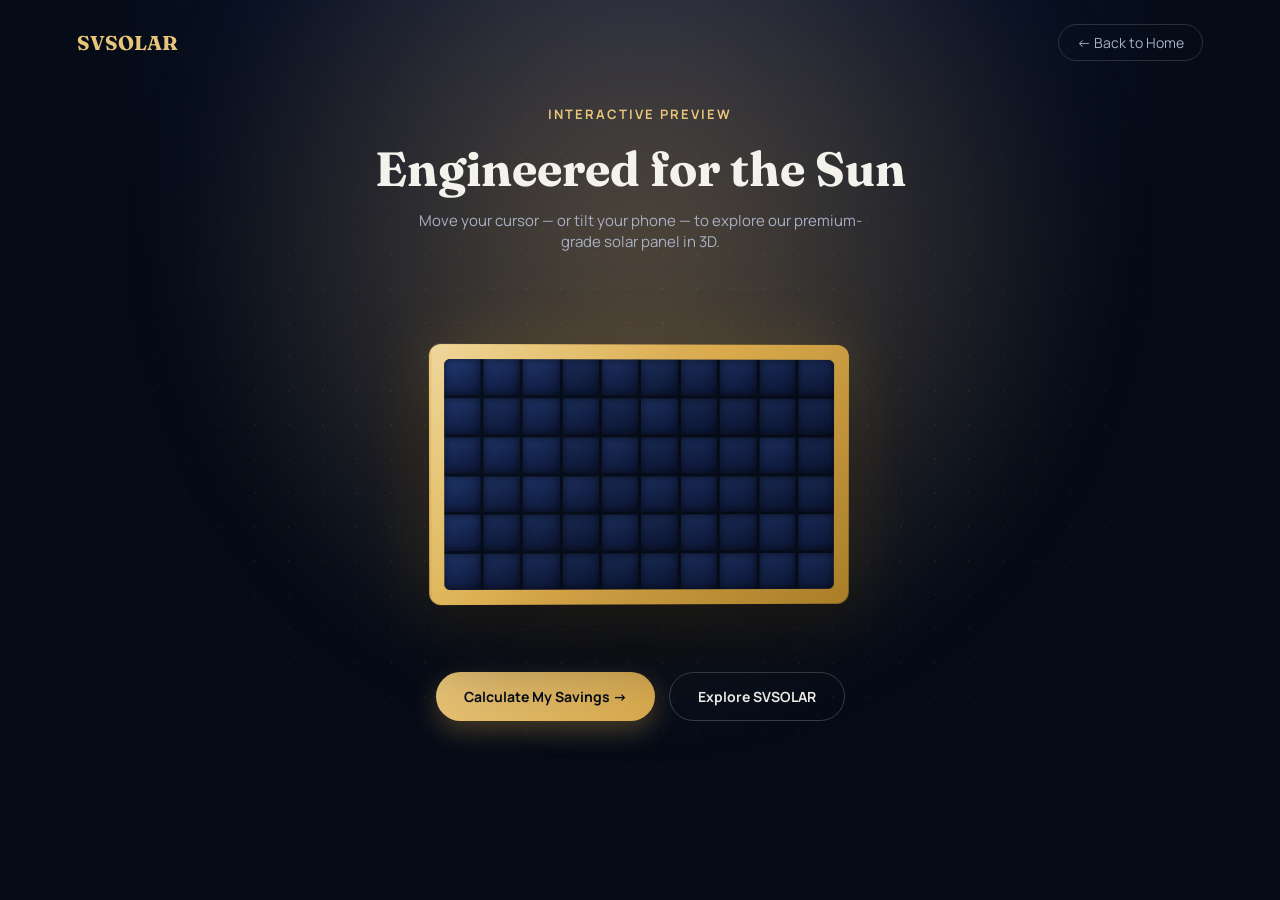
<file: svsolar-main/3d.html>
<!DOCTYPE html>
<html lang="en">
<head>
<meta charset="UTF-8">
<meta name="viewport" content="width=device-width, initial-scale=1.0">
<title>3D Solar Panel Preview | SVSOLAR — Shree Vinayak Solar Agency</title>
<meta name="description" content="Explore our premium solar panel in interactive 3D. Move your cursor or tilt your phone to see it come alive.">
<link rel="canonical" href="https://svsolar.online/3d.html">
<link rel="icon" href="/icon-192.png" type="image/png">
<link rel="preconnect" href="https://fonts.googleapis.com">
<link href="https://fonts.googleapis.com/css2?family=Fraunces:opsz,wght@9..144,400;9..144,600;9..144,700&family=Manrope:wght@400;500;600;700;800&display=swap" rel="stylesheet">

<style>
  :root{
    --navy-950:#050b17;
    --navy-900:#0a1330;
    --navy-800:#101c40;
    --navy-700:#182852;
    --gold-500:#d9a94c;
    --gold-400:#e8c579;
    --gold-glow: rgba(217,169,76,0.35);
    --text-light:#f3f2ec;
    --text-muted:#a8b0c4;
  }

  *{ margin:0; padding:0; box-sizing:border-box; }

  html, body{
    height:100%;
    background: radial-gradient(ellipse at 50% -10%, var(--navy-800) 0%, var(--navy-950) 60%);
    color: var(--text-light);
    font-family:'Manrope', sans-serif;
    overflow-x:hidden;
  }

  /* ===== Ambient background ===== */
  .bg-glow{
    position:fixed;
    top:-250px;
    left:50%;
    transform:translateX(-50%);
    width:1000px;
    height:1000px;
    background: radial-gradient(circle, var(--gold-glow) 0%, transparent 65%);
    filter: blur(50px);
    animation: pulse 7s ease-in-out infinite;
    pointer-events:none;
    z-index:0;
  }
  @keyframes pulse{
    0%,100%{ opacity:0.4; transform:translateX(-50%) scale(1); }
    50%{ opacity:0.7; transform:translateX(-50%) scale(1.1); }
  }

  .bg-dots{
    position:fixed;
    inset:0;
    background-image: radial-gradient(rgba(217,169,76,0.12) 1.5px, transparent 1.5px);
    background-size: 34px 34px;
    mask-image: radial-gradient(ellipse at center, black 0%, transparent 80%);
    pointer-events:none;
    z-index:0;
  }

  /* Floating light particles */
  .particle{
    position:fixed;
    bottom:-20px;
    width:4px;
    height:4px;
    background: var(--gold-400);
    border-radius:50%;
    opacity:0.6;
    box-shadow: 0 0 8px var(--gold-400);
    animation: floatUp linear infinite;
    pointer-events:none;
    z-index:1;
  }
  @keyframes floatUp{
    to{ transform: translateY(-110vh) translateX(20px); opacity:0; }
  }

  /* ===== Header ===== */
  header{
    position:relative;
    z-index:5;
    display:flex;
    justify-content:space-between;
    align-items:center;
    padding: 24px 6%;
  }
  header a.logo{
    font-family:'Fraunces', serif;
    color: var(--gold-400);
    font-weight:700;
    font-size:20px;
    text-decoration:none;
  }
  header a.back{
    color: var(--text-muted);
    text-decoration:none;
    font-size:14px;
    border: 1px solid rgba(255,255,255,0.15);
    padding: 8px 18px;
    border-radius: 50px;
    transition: all .3s ease;
  }
  header a.back:hover{
    border-color: var(--gold-500);
    color: var(--gold-400);
  }

  /* ===== Hero / Scene ===== */
  .hero-3d{
    position:relative;
    z-index:2;
    display:flex;
    flex-direction:column;
    align-items:center;
    padding: 20px 20px 80px;
  }

  .eyebrow{
    color: var(--gold-400);
    font-size:13px;
    font-weight:700;
    letter-spacing: 2px;
    text-transform:uppercase;
    margin-bottom: 16px;
  }

  .hero-3d h1{
    font-family:'Fraunces', serif;
    font-size: clamp(28px, 5vw, 48px);
    text-align:center;
    margin-bottom: 12px;
    max-width: 700px;
  }

  .hero-3d p.sub{
    color: var(--text-muted);
    text-align:center;
    max-width: 480px;
    margin-bottom: 50px;
    font-size:15px;
  }

  /* ===== 3D Scene ===== */
  .scene{
    perspective: 1400px;
    width: 100%;
    max-width: 560px;
    height: clamp(240px, 40vw, 340px);
    display:flex;
    align-items:center;
    justify-content:center;
    position:relative;
    margin-bottom: 30px;
  }

  .panel-shadow{
    position:absolute;
    bottom: -20px;
    width: 60%;
    height: 30px;
    background: radial-gradient(ellipse, rgba(0,0,0,0.55) 0%, transparent 70%);
    filter: blur(6px);
    border-radius: 50%;
    transition: transform 0.1s ease-out, opacity 0.1s ease-out;
    z-index:1;
  }

  .panel-wrapper{
    width: min(420px, 78vw);
    aspect-ratio: 420 / 260;
    position:relative;
    transform-style: preserve-3d;
    will-change: transform;
    z-index:2;
  }

  .panel-frame{
    width:100%;
    height:100%;
    padding: 3.5%;
    background: linear-gradient(135deg, var(--gold-400), var(--gold-500) 45%, #a97e28);
    border-radius: 12px;
    box-shadow:
      0 40px 80px rgba(0,0,0,0.55),
      0 0 70px rgba(217,169,76,0.25);
    transform-style: preserve-3d;
    position:relative;
    overflow:hidden;
  }

  .panel-grid{
    width:100%;
    height:100%;
    display:grid;
    grid-template-columns: repeat(10, 1fr);
    grid-template-rows: repeat(6, 1fr);
    gap: 3px;
    background: var(--navy-950);
    border-radius: 6px;
    overflow:hidden;
    position:relative;
  }

  .cell{
    background: linear-gradient(160deg, #1a2c58 0%, #0a1330 100%);
    box-shadow: inset 0 0 8px rgba(0,0,0,0.6), inset 0 0 1px rgba(255,255,255,0.08);
  }

  .panel-glass{
    position:absolute;
    inset:0;
    background: linear-gradient(120deg, rgba(255,255,255,0.3) 0%, rgba(255,255,255,0) 45%);
    mix-blend-mode: overlay;
    pointer-events:none;
    will-change: transform;
    border-radius: 6px;
  }

  .panel-shine{
    position:absolute;
    top:-50%;
    left:-150%;
    width: 60px;
    height: 220%;
    background: linear-gradient(90deg, transparent, rgba(255,255,255,0.45), transparent);
    transform: rotate(20deg);
    animation: shineSweep 5s ease-in-out infinite;
    pointer-events:none;
  }
  @keyframes shineSweep{
    0%{ left:-150%; }
    45%{ left:150%; }
    100%{ left:150%; }
  }

  /* ===== Mobile tilt permission button ===== */
  .tilt-btn{
    display:none;
    background: rgba(217,169,76,0.12);
    border: 1px solid rgba(217,169,76,0.4);
    color: var(--gold-400);
    padding: 10px 22px;
    border-radius: 50px;
    font-size: 13px;
    font-weight:700;
    cursor:pointer;
    margin-bottom: 30px;
  }

  /* ===== CTA ===== */
  .cta-group{
    display:flex;
    gap: 14px;
    flex-wrap:wrap;
    justify-content:center;
  }
  .btn{
    display:inline-flex;
    align-items:center;
    gap:8px;
    padding: 14px 28px;
    border-radius:50px;
    font-weight:700;
    font-size:14px;
    text-decoration:none;
    transition: all .3s ease;
  }
  .btn-primary{
    background: linear-gradient(135deg, var(--gold-400), var(--gold-500));
    color: var(--navy-950);
    box-shadow: 0 10px 26px rgba(217,169,76,0.3);
  }
  .btn-primary:hover{
    transform: translateY(-3px);
    box-shadow: 0 14px 34px rgba(217,169,76,0.45);
  }
  .btn-outline{
    background: transparent;
    color: var(--text-light);
    border: 1px solid rgba(255,255,255,0.2);
  }
  .btn-outline:hover{
    border-color: var(--gold-500);
    color: var(--gold-400);
    transform: translateY(-3px);
  }

  @media (max-width: 480px){
    .cta-group{ flex-direction:column; width:100%; }
    .btn{ justify-content:center; }
  }
</style>
</head>
<body>

<div class="bg-glow"></div>
<div class="bg-dots"></div>
<div id="particles"></div>

<header>
  <a href="/" class="logo">SVSOLAR</a>
  <a href="/" class="back">← Back to Home</a>
</header>

<section class="hero-3d">
  <span class="eyebrow">Interactive Preview</span>
  <h1>Engineered for the Sun</h1>
  <p class="sub">Move your cursor — or tilt your phone — to explore our premium-grade solar panel in 3D.</p>

  <button class="tilt-btn" id="tiltBtn">Enable Motion Tilt</button>

  <div class="scene" id="scene">
    <div class="panel-shadow" id="panelShadow"></div>
    <div class="panel-wrapper" id="panelWrapper">
      <div class="panel-frame">
        <div class="panel-grid" id="panelGrid"></div>
        <div class="panel-glass" id="panelGlass"></div>
        <div class="panel-shine"></div>
      </div>
    </div>
  </div>

  <div class="cta-group">
    <a href="/#calculator" class="btn btn-primary">Calculate My Savings →</a>
    <a href="/" class="btn btn-outline">Explore SVSOLAR</a>
  </div>
</section>

<script>
  // ===== Generate solar cell grid (10x6 = 60 cells) =====
  const grid = document.getElementById('panelGrid');
  for(let i = 0; i < 60; i++){
    const cell = document.createElement('div');
    cell.className = 'cell';
    // slight random brightness variation for realism
    const brightness = 0.92 + Math.random() * 0.16;
    cell.style.filter = `brightness(${brightness})`;
    grid.appendChild(cell);
  }

  // ===== Floating light particles =====
  const particleContainer = document.getElementById('particles');
  for(let i = 0; i < 18; i++){
    const p = document.createElement('div');
    p.className = 'particle';
    p.style.left = Math.random() * 100 + 'vw';
    p.style.animationDuration = (8 + Math.random() * 10) + 's';
    p.style.animationDelay = (Math.random() * 10) + 's';
    particleContainer.appendChild(p);
  }

  // ===== 3D Tilt Logic =====
  const scene = document.getElementById('scene');
  const wrapper = document.getElementById('panelWrapper');
  const glass = document.getElementById('panelGlass');
  const shadow = document.getElementById('panelShadow');

  const MAX_TILT = 18; // degrees
  let targetX = 0, targetY = 0;   // desired rotation
  let currentX = 0, currentY = 0; // smoothed rotation
  let idleTime = 0;

  function updateScene(){
    idleTime += 0.015;

    // Idle floating bob (always active, adds life even without input)
    const idleFloat = Math.sin(idleTime) * 6;
    const idleTiltX = Math.sin(idleTime * 0.6) * 2;
    const idleTiltY = Math.cos(idleTime * 0.5) * 2;

    // Smooth interpolation toward target tilt
    currentX += (targetX - currentX) * 0.08;
    currentY += (targetY - currentY) * 0.08;

    const finalX = currentX + idleTiltX;
    const finalY = currentY + idleTiltY;

    wrapper.style.transform =
      `translateY(${idleFloat}px) rotateX(${-finalX}deg) rotateY(${finalY}deg)`;

    // Glass parallax reflection (moves opposite of tilt)
    glass.style.transform =
      `translate(${finalY * 1.2}px, ${finalX * 1.2}px)`;

    // Shadow reacts to tilt + float height
    const shadowScale = 1 - Math.abs(finalY) / 90 - Math.abs(idleFloat) / 120;
    const shadowOpacity = 0.5 - Math.abs(idleFloat) / 40;
    shadow.style.transform = `translateX(${finalY * -2}px) scale(${shadowScale})`;
    shadow.style.opacity = Math.max(0.15, shadowOpacity);

    requestAnimationFrame(updateScene);
  }
  requestAnimationFrame(updateScene);

  // ===== Mouse tracking (desktop) =====
  scene.addEventListener('mousemove', (e) => {
    const rect = scene.getBoundingClientRect();
    const x = (e.clientX - rect.left) / rect.width - 0.5;  // -0.5 to 0.5
    const y = (e.clientY - rect.top) / rect.height - 0.5;

    targetX = y * MAX_TILT;
    targetY = x * MAX_TILT;
  });

  scene.addEventListener('mouseleave', () => {
    targetX = 0;
    targetY = 0;
  });

  // ===== Touch tracking (mobile drag) =====
  scene.addEventListener('touchmove', (e) => {
    const touch = e.touches[0];
    const rect = scene.getBoundingClientRect();
    const x = (touch.clientX - rect.left) / rect.width - 0.5;
    const y = (touch.clientY - rect.top) / rect.height - 0.5;

    targetX = y * MAX_TILT;
    targetY = x * MAX_TILT;
  }, { passive: true });

  scene.addEventListener('touchend', () => {
    targetX = 0;
    targetY = 0;
  });

  // ===== Device orientation (gyroscope) for mobile =====
  function enableGyro(){
    window.addEventListener('deviceorientation', (e) => {
      if(e.beta === null || e.gamma === null) return;
      // beta: front-back tilt (-180 to 180), gamma: left-right tilt (-90 to 90)
      const x = Math.max(-30, Math.min(30, e.beta - 45)); // offset assumes phone held upright-ish
      const y = Math.max(-30, Math.min(30, e.gamma));

      targetX = (x / 30) * MAX_TILT;
      targetY = (y / 30) * MAX_TILT;
    });
  }

  const tiltBtn = document.getElementById('tiltBtn');

  // iOS 13+ requires explicit permission
  if (typeof DeviceOrientationEvent !== 'undefined' &&
      typeof DeviceOrientationEvent.requestPermission === 'function') {
    tiltBtn.style.display = 'inline-block';
    tiltBtn.addEventListener('click', () => {
      DeviceOrientationEvent.requestPermission().then(response => {
        if (response === 'granted') {
          enableGyro();
          tiltBtn.style.display = 'none';
        }
      }).catch(console.error);
    });
  } else if (window.DeviceOrientationEvent && /Mobi|Android/i.test(navigator.userAgent)) {
    // Android / other mobile — no permission needed
    enableGyro();
  }
</script>

</body>
</html>
</file>
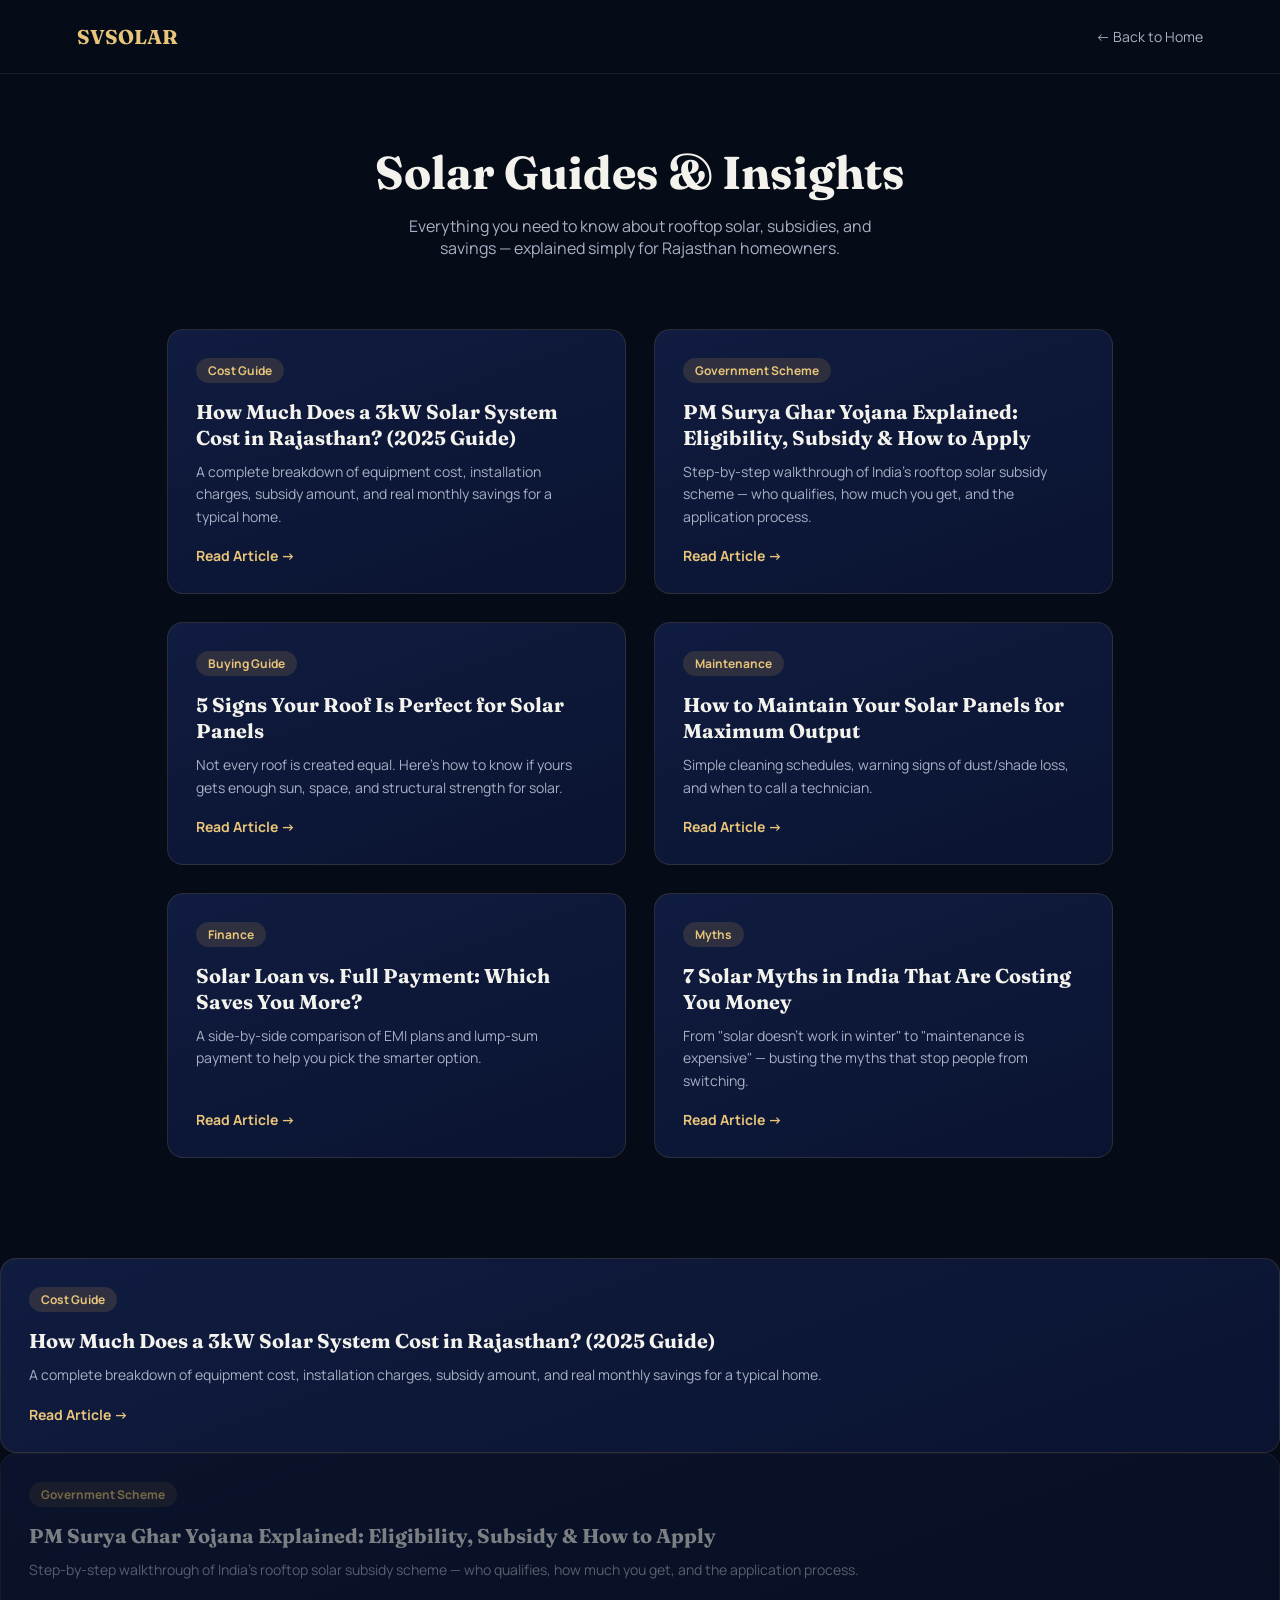
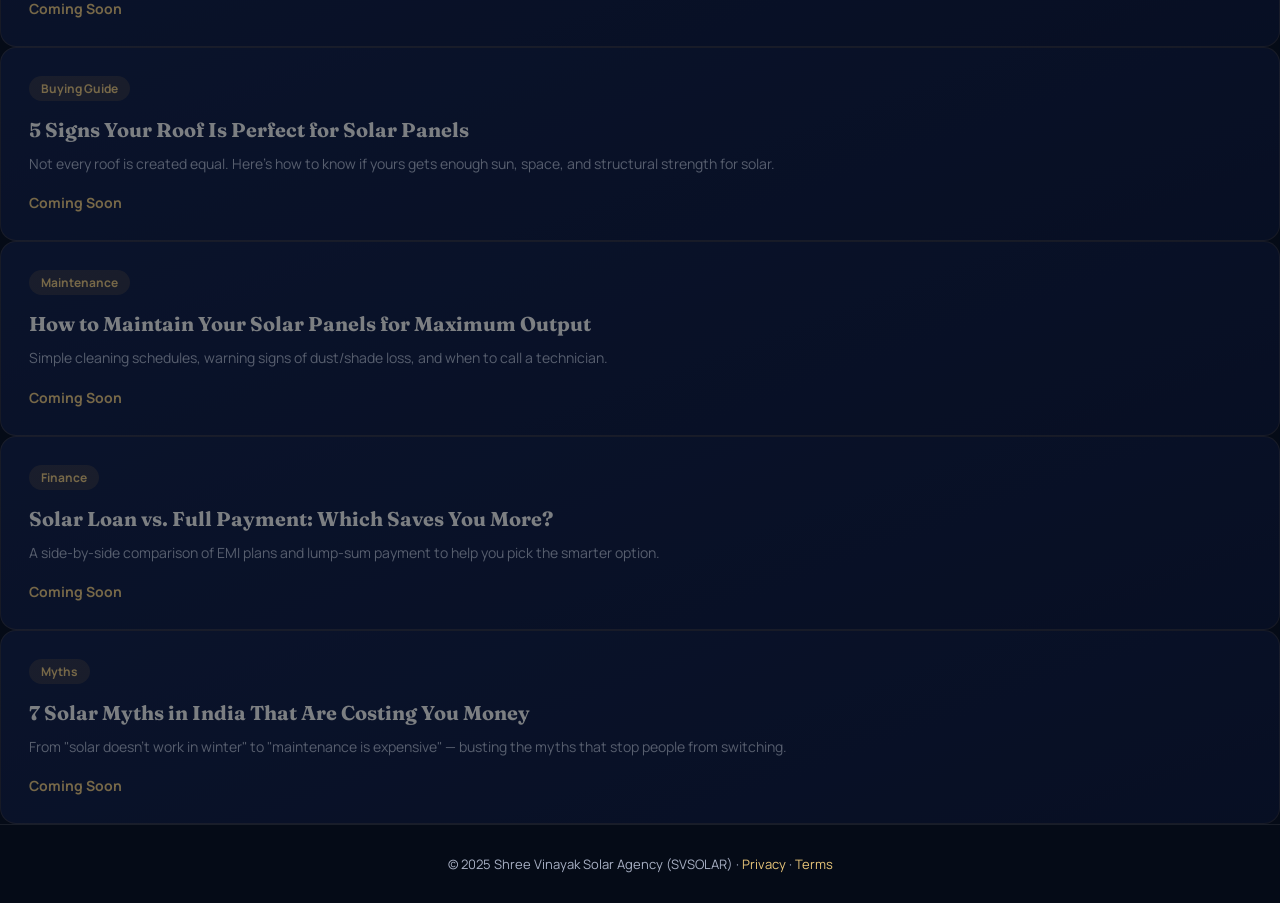
<file: svsolar-main/blog.html>
<!DOCTYPE html>
<html lang="en">
<head>
<meta charset="UTF-8">
<meta name="viewport" content="width=device-width, initial-scale=1.0">
<title>Solar Guides & Tips | SVSOLAR Blog — Shree Vinayak Solar Agency</title>
<meta name="description" content="Learn about solar subsidies, PM Surya Ghar Yojana, installation costs, and rooftop solar tips for homes in Rajasthan.">
<link rel="canonical" href="https://svsolar.online/blog.html">
<link rel="icon" href="/icon-192.png" type="image/png">
<link href="https://fonts.googleapis.com/css2?family=Fraunces:opsz,wght@9..144,400;9..144,600;9..144,700&family=Manrope:wght@400;500;600;700;800&display=swap" rel="stylesheet">
<style>
  :root{
    --navy-950:#050b17; --navy-900:#0a1330; --navy-800:#101c40;
    --gold-500:#d9a94c; --gold-400:#e8c579;
    --text-light:#f3f2ec; --text-muted:#a8b0c4;
  }
  *{margin:0;padding:0;box-sizing:border-box;}
  body{
    background: var(--navy-950);
    color:var(--text-light);
    font-family:'Manrope', sans-serif;
  }
  header{
    padding: 24px 6%;
    display:flex;
    justify-content:space-between;
    align-items:center;
    border-bottom: 1px solid rgba(255,255,255,0.08);
  }
  header a.logo{
    font-family:'Fraunces', serif;
    color: var(--gold-400);
    font-weight:700;
    font-size:20px;
    text-decoration:none;
  }
  header a.back{
    color: var(--text-muted);
    text-decoration:none;
    font-size:14px;
  }
  header a.back:hover{ color: var(--gold-400); }

  .hero{
    text-align:center;
    padding: 70px 20px 50px;
  }
  .hero h1{
    font-family:'Fraunces', serif;
    font-size: clamp(30px, 5vw, 46px);
    margin-bottom:14px;
  }
  .hero p{
    color: var(--text-muted);
    max-width:520px;
    margin:0 auto;
  }

  .grid{
    max-width: 1100px;
    margin: 0 auto;
    padding: 20px 6% 100px;
    display:grid;
    grid-template-columns: repeat(auto-fit, minmax(300px, 1fr));
    gap: 28px;
  }

  .card{
    background: linear-gradient(160deg, var(--navy-800), var(--navy-900));
    border: 1px solid rgba(217,169,76,0.15);
    border-radius: 16px;
    padding: 28px;
    text-decoration:none;
    color: inherit;
    display:flex;
    flex-direction:column;
    transition: all .3s ease;
  }
  .card:hover{
    transform: translateY(-6px);
    border-color: rgba(217,169,76,0.4);
    box-shadow: 0 20px 40px rgba(0,0,0,0.3);
  }
  .tag{
    display:inline-block;
    background: rgba(217,169,76,0.15);
    color: var(--gold-400);
    font-size:12px;
    font-weight:700;
    padding: 4px 12px;
    border-radius: 50px;
    margin-bottom: 16px;
    width: fit-content;
  }
  .card h2{
    font-family:'Fraunces', serif;
    font-size: 20px;
    margin-bottom: 10px;
    line-height:1.3;
  }
  .card p{
    color: var(--text-muted);
    font-size:14px;
    line-height:1.6;
    margin-bottom:18px;
    flex-grow:1;
  }
  .read-more{
    color: var(--gold-400);
    font-size:14px;
    font-weight:700;
  }

  .coming-soon{
    opacity: 0.5;
    pointer-events:none;
  }

  footer{
    text-align:center;
    padding: 30px;
    color: var(--text-muted);
    font-size:13px;
    border-top: 1px solid rgba(255,255,255,0.08);
  }
  footer a{ color: var(--gold-400); text-decoration:none; }
</style>
</head>
<body>

<header>
  <a href="/" class="logo">SVSOLAR</a>
  <a href="/" class="back">← Back to Home</a>
</header>

<section class="hero">
  <h1>Solar Guides & Insights</h1>
  <p>Everything you need to know about rooftop solar, subsidies, and savings — explained simply for Rajasthan homeowners.</p>
</section>

<div class="grid">

  <a href="/blog/3kw-solar-cost-rajasthan.html" class="card">
    <span class="tag">Cost Guide</span>
    <h2>How Much Does a 3kW Solar System Cost in Rajasthan? (2025 Guide)</h2>
    <p>A complete breakdown of equipment cost, installation charges, subsidy amount, and real monthly savings for a typical home.</p>
    <span class="read-more">Read Article →</span>
  </a>

  <a href="/blog/pm-surya-ghar-yojana-explained.html" class="card">
    <span class="tag">Government Scheme</span>
    <h2>PM Surya Ghar Yojana Explained: Eligibility, Subsidy & How to Apply</h2>
    <p>Step-by-step walkthrough of India's rooftop solar subsidy scheme — who qualifies, how much you get, and the application process.</p>
    <span class="read-more">Read Article →</span>
  </a>

  <a href="/blog/roof-suitable-for-solar.html" class="card">
    <span class="tag">Buying Guide</span>
    <h2>5 Signs Your Roof Is Perfect for Solar Panels</h2>
    <p>Not every roof is created equal. Here's how to know if yours gets enough sun, space, and structural strength for solar.</p>
    <span class="read-more">Read Article →</span>
  </a>

  <a href="/blog/solar-panel-maintenance-guide.html" class="card">
    <span class="tag">Maintenance</span>
    <h2>How to Maintain Your Solar Panels for Maximum Output</h2>
    <p>Simple cleaning schedules, warning signs of dust/shade loss, and when to call a technician.</p>
    <span class="read-more">Read Article →</span>
  </a>

  <a href="/blog/solar-loan-vs-full-payment.html" class="card">
    <span class="tag">Finance</span>
    <h2>Solar Loan vs. Full Payment: Which Saves You More?</h2>
    <p>A side-by-side comparison of EMI plans and lump-sum payment to help you pick the smarter option.</p>
    <span class="read-more">Read Article →</span>
  </a>

  <a href="/blog/solar-myths-india.html" class="card">
    <span class="tag">Myths</span>
    <h2>7 Solar Myths in India That Are Costing You Money</h2>
    <p>From "solar doesn't work in winter" to "maintenance is expensive" — busting the myths that stop people from switching.</p>
    <span class="read-more">Read Article →</span>
  </a>

</div>

  <a href="/blog/3kw-solar-cost-rajasthan.html" class="card">
    <span class="tag">Cost Guide</span>
    <h2>How Much Does a 3kW Solar System Cost in Rajasthan? (2025 Guide)</h2>
    <p>A complete breakdown of equipment cost, installation charges, subsidy amount, and real monthly savings for a typical home.</p>
    <span class="read-more">Read Article →</span>
  </a>

  <a href="#" class="card coming-soon">
    <span class="tag">Government Scheme</span>
    <h2>PM Surya Ghar Yojana Explained: Eligibility, Subsidy & How to Apply</h2>
    <p>Step-by-step walkthrough of India's rooftop solar subsidy scheme — who qualifies, how much you get, and the application process.</p>
    <span class="read-more">Coming Soon</span>
  </a>

  <a href="#" class="card coming-soon">
    <span class="tag">Buying Guide</span>
    <h2>5 Signs Your Roof Is Perfect for Solar Panels</h2>
    <p>Not every roof is created equal. Here's how to know if yours gets enough sun, space, and structural strength for solar.</p>
    <span class="read-more">Coming Soon</span>
  </a>

  <a href="#" class="card coming-soon">
    <span class="tag">Maintenance</span>
    <h2>How to Maintain Your Solar Panels for Maximum Output</h2>
    <p>Simple cleaning schedules, warning signs of dust/shade loss, and when to call a technician.</p>
    <span class="read-more">Coming Soon</span>
  </a>

  <a href="#" class="card coming-soon">
    <span class="tag">Finance</span>
    <h2>Solar Loan vs. Full Payment: Which Saves You More?</h2>
    <p>A side-by-side comparison of EMI plans and lump-sum payment to help you pick the smarter option.</p>
    <span class="read-more">Coming Soon</span>
  </a>

  <a href="#" class="card coming-soon">
    <span class="tag">Myths</span>
    <h2>7 Solar Myths in India That Are Costing You Money</h2>
    <p>From "solar doesn't work in winter" to "maintenance is expensive" — busting the myths that stop people from switching.</p>
    <span class="read-more">Coming Soon</span>
  </a>

</div>

<footer>
  © 2025 Shree Vinayak Solar Agency (SVSOLAR) · <a href="/privacy.html">Privacy</a> · <a href="/terms.html">Terms</a>
</footer>

</body>
</html>
</file>
<file: svsolar-main/styles.css>
/* ===================================================================
   SURYODAYA SOLAR — Design tokens
   Palette: deep navy (night sky) / solar gold (sunrise) / warm ivory (day)
   Type: Fraunces (display, used sparingly) + Manrope (body/UI)
   =================================================================== */
:root{
  --navy-950:#0A1420;
  --navy-900:#0F2038;
  --navy-800:#16304F;
  --navy-700:#1E3E63;

  --gold-600:#B8862E;
  --gold-500:#C9962C;
  --gold-400:#DBAE55;
  --gold-300:#E8C77A;

  --ivory-50:#FAF7F0;
  --ivory-100:#F1EADA;
  --cream-100:#F4EFDF;

  --ink-900:#182233;
  --ink-600:#4B5768;
  --slate-500:#67758C;
  --white:#FFFFFF;

  --shadow-gold:0 10px 34px rgba(201,150,44,.28);
  --shadow-soft:0 18px 46px rgba(10,20,32,.10);
  --ease:cubic-bezier(.16,1,.3,1);

  --font-display:'Fraunces', 'Iowan Old Style', serif;
  --font-body:'Manrope', system-ui, sans-serif;

  --container:1180px;
}

*,*::before,*::after{box-sizing:border-box;}
html{scroll-behavior:smooth;}
@media (prefers-reduced-motion: reduce){
  html{scroll-behavior:auto;}
  *,*::before,*::after{animation-duration:.001ms !important;animation-iteration-count:1 !important;transition-duration:.001ms !important;scroll-behavior:auto !important;}
}

body{
  margin:0;
  font-family:var(--font-body);
  color:var(--ink-900);
  background:var(--ivory-50);
  -webkit-font-smoothing:antialiased;
  line-height:1.55;
}

img,svg{display:block;max-width:100%;}
a{color:inherit;text-decoration:none;}
ul,ol{margin:0;padding:0;list-style:none;}
button{font:inherit;cursor:pointer;}
input,select,textarea{font:inherit;}

.container{max-width:var(--container);margin:0 auto;padding:0 28px;}

.nowrap{white-space:nowrap;}

/* ---------- Typography ---------- */
h1,h2,h3{font-family:var(--font-display);font-weight:500;line-height:1.1;margin:0;color:var(--ink-900);}

.eyebrow{
  font-family:var(--font-body);
  font-size:13px;
  font-weight:700;
  letter-spacing:.14em;
  text-transform:uppercase;
  color:var(--gold-600);
  margin:0 0 14px;
}
.eyebrow--light{color:var(--gold-300);}

.section__title{
  font-size:clamp(28px,4vw,42px);
  max-width:720px;
  margin-bottom:18px;
}
.section__title--light{color:var(--ivory-50);}

.section__lead{
  font-size:17px;
  color:var(--ink-600);
  max-width:560px;
  margin:0 0 40px;
}
.section--navy .section__lead{color:#B9C3D4;}

/* ---------- Buttons ---------- */
.btn{
  display:inline-flex;
  align-items:center;
  justify-content:center;
  gap:8px;
  padding:14px 26px;
  border-radius:3px;
  font-weight:700;
  font-size:14.5px;
  letter-spacing:.01em;
  border:1px solid transparent;
  transition:transform .35s var(--ease), box-shadow .35s var(--ease), background .3s var(--ease), color .3s var(--ease);
  white-space:nowrap;
}
.btn--gold{
  background:linear-gradient(180deg,var(--gold-400),var(--gold-600));
  color:var(--navy-950);
  box-shadow:var(--shadow-gold);
}
.btn--gold:hover{transform:translateY(-2px);box-shadow:0 16px 40px rgba(201,150,44,.38);}
.btn--ghost{
  background:transparent;
  border-color:rgba(250,247,240,.35);
  color:var(--ivory-50);
}
.btn--ghost:hover{border-color:var(--gold-400);color:var(--gold-300);transform:translateY(-2px);}
.btn--lg{padding:16px 30px;font-size:15px;}
.btn--sm{padding:10px 18px;font-size:13.5px;}

/* ---------- Nav ---------- */
.nav{
  position:fixed;top:0;left:0;right:0;z-index:100;
  padding:18px 0;
  transition:background .4s var(--ease), padding .4s var(--ease), box-shadow .4s var(--ease);
}
.nav.is-scrolled{
  background:rgba(10,20,32,.82);
  backdrop-filter:blur(14px);
  padding:12px 0;
  box-shadow:0 8px 30px rgba(0,0,0,.18);
}
.nav__inner{
  max-width:var(--container);margin:0 auto;padding:0 28px;
  display:flex;align-items:center;justify-content:space-between;
}
.nav__brand{
  display:flex;align-items:center;gap:9px;
  font-family:var(--font-display);font-size:19px;color:var(--ivory-50);
}
.nav__brand em{color:var(--gold-400);font-style:italic;}
.nav__brand-full{font-size:18px;white-space:nowrap;}
@media (max-width:400px){.nav__brand-full{font-size:15px;}}
.nav__mark{width:26px;height:26px;color:var(--gold-500);flex:none;}
.nav__links{display:flex;gap:34px;}
.nav__links a{
  font-size:14px;font-weight:600;color:#D7DDE7;
  position:relative;padding:4px 0;
  transition:color .3s var(--ease);
}
.nav__links a::after{
  content:"";position:absolute;left:0;bottom:0;height:1px;width:0;
  background:var(--gold-400);transition:width .35s var(--ease);
}
.nav__links a:hover{color:var(--ivory-50);}
.nav__links a:hover::after{width:100%;}
.nav__actions{display:flex;align-items:center;gap:16px;}
.nav__burger{display:none;flex-direction:column;gap:5px;background:none;border:none;padding:4px;}
.nav__burger span{width:22px;height:2px;background:var(--ivory-50);border-radius:2px;transition:transform .3s var(--ease),opacity .3s var(--ease);}

/* ---------- Hero ---------- */
.hero{
  position:relative;
  min-height:100svh;
  display:flex;flex-direction:column;justify-content:center;
  background:radial-gradient(120% 100% at 80% 0%, var(--navy-800) 0%, var(--navy-950) 55%);
  overflow:hidden;
  padding:140px 0 80px;
}
.hero__pattern{
  position:absolute;inset:0;
  display:block;
  width:100%;height:100%;
  background-image:radial-gradient(rgba(201,150,44,.16) 1px, transparent 1px);
  background-size:26px 26px;
  mask-image:linear-gradient(180deg, transparent, rgba(0,0,0,.7) 40%, transparent 85%);
  -webkit-mask-image:linear-gradient(180deg, transparent, rgba(0,0,0,.7) 40%, transparent 85%);
  pointer-events:none;
}
.hero__sun{
  position:absolute;
  right:-6%;top:6%;
  width:min(56vw,640px);
  opacity:.9;
  pointer-events:none;
}
#sunArc{
  stroke-dasharray:820;
  stroke-dashoffset:820;
  animation:draw-arc 2.4s var(--ease) .3s forwards;
}
.sun-rays{
  animation:sun-pulse 7s ease-in-out infinite;
  transform-origin:470px 150px;
}
@keyframes draw-arc{to{stroke-dashoffset:0;}}
@keyframes sun-pulse{
  0%,100%{opacity:1;transform:scale(1) rotate(0deg);}
  50%{opacity:.85;transform:scale(1.04) rotate(4deg);}
}

.hero__inner{position:relative;max-width:var(--container);margin:0 auto;padding:0 28px;width:100%;}
.hero__title{
  font-size:clamp(36px,6vw,64px);
  color:var(--ivory-50);
  max-width:820px;
  display:flex;flex-direction:column;
}
.hero__title--accent{color:var(--gold-400);font-style:italic;}
.hero__sub{
  margin:26px 0 38px;
  font-size:18px;
  color:#C3CBD9;
  max-width:560px;
}
.hero__sub strong{color:var(--gold-300);font-weight:700;}
.hero__cta{display:flex;flex-wrap:wrap;gap:16px;margin-bottom:52px;}
.hero__trust{
  display:flex;flex-wrap:wrap;align-items:center;gap:14px;
  font-size:13.5px;color:#9FACC0;
}
.hero__trust strong{color:var(--gold-300);font-family:var(--font-display);font-size:16px;font-weight:500;}
.hero__trust .dot{width:4px;height:4px;border-radius:50%;background:#4C5A72;}

/* hero load-in */
.hero-anim{opacity:0;transform:translateY(18px);animation:hero-in .9s var(--ease) forwards;animation-delay:calc(var(--d) * .12s + .1s);}
@keyframes hero-in{to{opacity:1;transform:none;}}

.hero__scroll{
  position:absolute;left:50%;bottom:28px;transform:translateX(-50%);
  width:26px;height:42px;border:1.5px solid rgba(232,199,122,.5);border-radius:20px;
}
.hero__scroll span{
  display:block;width:4px;height:8px;margin:7px auto 0;border-radius:2px;
  background:var(--gold-400);
  animation:scroll-dot 1.8s ease-in-out infinite;
}
@keyframes scroll-dot{0%{opacity:1;transform:translateY(0);}70%{opacity:0;transform:translateY(14px);}100%{opacity:0;}}

/* ---------- Sections / rhythm ---------- */
.section{padding:100px 0;position:relative;}
.section--ivory{background:var(--ivory-50);}
.section--cream{background:var(--cream-100);}
.section--navy{background:var(--navy-950);}

/* ---------- Why Solar ---------- */
.why-grid{display:grid;grid-template-columns:repeat(3,1fr);gap:44px;margin-top:20px;}
.why-icon{width:40px;height:40px;color:var(--gold-600);margin-bottom:18px;}
.why-item h3{font-size:20px;margin-bottom:10px;}
.why-item p{color:var(--ink-600);font-size:15px;margin:0;}

/* ---------- Subsidy ---------- */
.subsidy-bars{
  display:flex;align-items:flex-end;gap:36px;
  height:220px;margin:56px 0 26px;
  max-width:520px;
}
.subsidy-bar{
  flex:1;display:flex;flex-direction:column;align-items:center;
  height:100%;justify-content:flex-end;
}
.subsidy-bar__amount{
  font-family:var(--font-display);font-size:20px;color:var(--gold-300);margin-bottom:10px;
}
.subsidy-bar__fill{
  width:100%;
  height:0;
  background:linear-gradient(180deg,var(--gold-300),var(--gold-600));
  border-radius:4px 4px 0 0;
  transition:height 1.1s var(--ease);
}
.subsidy-bars.is-visible .subsidy-bar__fill{height:var(--h);}
.subsidy-bar__label{
  margin-top:12px;font-size:13px;color:#9FACC0;text-align:center;
}
.subsidy-note{
  font-size:17px;color:var(--ivory-50);margin:0 0 40px;
}
.subsidy-note strong{color:var(--gold-300);}
.subsidy-footer{
  display:flex;flex-wrap:wrap;align-items:center;justify-content:space-between;gap:26px;
  border-top:1px solid rgba(232,199,122,.18);padding-top:34px;
}
.subsidy-footer p{max-width:560px;font-size:13.5px;color:#8592A8;margin:0;}

/* ---------- Services ---------- */
.services-grid{display:grid;grid-template-columns:repeat(3,1fr);gap:2px;background:rgba(24,34,51,.08);margin-top:20px;border:1px solid rgba(24,34,51,.08);}
.service-card{background:var(--ivory-50);padding:38px 34px;transition:background .35s var(--ease), transform .35s var(--ease);}
.service-card:hover{background:var(--white);transform:translateY(-3px);}
.service-card h3{font-size:18px;margin-bottom:8px;}
.service-card p{color:var(--ink-600);font-size:14.5px;margin:0;}

/* ---------- Process ---------- */
.process-list{max-width:680px;margin-top:20px;}
.process-step{
  display:flex;gap:28px;
  padding:28px 0;
  border-top:1px solid rgba(24,34,51,.12);
}
.process-step:last-child{border-bottom:1px solid rgba(24,34,51,.12);}
.process-step__num{
  font-family:var(--font-display);font-style:italic;
  font-size:26px;color:var(--gold-600);flex:none;width:52px;
}
.process-step h3{font-size:18px;margin-bottom:6px;}
.process-step p{color:var(--ink-600);font-size:14.5px;margin:0;}

/* ---------- Stats ---------- */
.stats{padding:76px 0;}
.stats-grid{display:grid;grid-template-columns:repeat(4,1fr);gap:30px;text-align:center;}
.stat__num{
  display:block;font-family:var(--font-display);font-size:clamp(30px,4vw,46px);color:var(--gold-300);
}
.stat__label{display:block;margin-top:8px;font-size:13px;letter-spacing:.03em;color:#9FACC0;}

/* ---------- Testimonials ---------- */
.testimonial-grid{display:grid;grid-template-columns:repeat(3,1fr);gap:30px;margin-top:20px;}
.testimonial{
  background:var(--white);padding:32px 28px;border-radius:2px;
  box-shadow:var(--shadow-soft);position:relative;
}
.testimonial::before{
  content:"“";position:absolute;top:14px;left:24px;
  font-family:var(--font-display);font-size:52px;color:var(--gold-300);line-height:1;
}
.testimonial p{margin:26px 0 18px;font-size:15px;color:var(--ink-900);position:relative;}
.testimonial cite{font-style:normal;font-weight:700;font-size:13.5px;}
.testimonial cite span{font-weight:500;color:var(--slate-500);}
.testimonial-disclaimer{margin-top:26px;font-size:12.5px;color:var(--slate-500);}

/* ---------- Final CTA ---------- */
.final-cta{position:relative;overflow:hidden;text-align:left;}
.final-cta__inner{position:relative;max-width:640px;}
.final-cta .section__lead{color:#B9C3D4;}

/* ---------- Contact ---------- */
.contact-grid{display:grid;grid-template-columns:1.1fr .9fr;gap:70px;}
.lead-form{display:flex;flex-direction:column;gap:18px;margin-top:30px;max-width:460px;}
.lead-form label{display:flex;flex-direction:column;gap:7px;font-size:13.5px;font-weight:700;color:var(--ink-900);}
.lead-form input,.lead-form select,.lead-form textarea{
  border:1px solid rgba(24,34,51,.18);
  background:var(--white);
  border-radius:3px;padding:12px 14px;font-size:14.5px;color:var(--ink-900);
  transition:border-color .3s var(--ease), box-shadow .3s var(--ease);
}
.lead-form input:focus,.lead-form select:focus,.lead-form textarea:focus{
  outline:none;border-color:var(--gold-500);box-shadow:0 0 0 3px rgba(201,150,44,.16);
}
.lead-form button{margin-top:8px;align-self:flex-start;}

.contact-info{display:flex;flex-direction:column;gap:22px;margin-top:78px;}
.contact-card{
  background:var(--white);padding:22px 24px;border-radius:3px;box-shadow:var(--shadow-soft);
}
.contact-card h3{font-size:14.5px;margin-bottom:6px;}
.contact-card p{margin:0;font-size:14.5px;color:var(--ink-600);}
.contact-card a:hover{color:var(--gold-600);}
.map-placeholder{
  height:160px;border-radius:3px;border:1.5px dashed rgba(24,34,51,.25);
  display:flex;align-items:center;justify-content:center;
  color:var(--slate-500);font-size:13px;background:rgba(24,34,51,.03);
}

/* ---------- Footer ---------- */
.footer{background:var(--navy-950);color:#8592A8;padding:64px 0 0;}
.footer__inner{display:flex;justify-content:space-between;gap:40px;flex-wrap:wrap;padding-bottom:44px;border-bottom:1px solid rgba(255,255,255,.08);}
.nav__brand--footer{color:var(--ivory-50);margin-bottom:10px;}
.footer__tag{max-width:280px;font-size:13.5px;}
.footer__nav-group{display:flex;flex-direction:column;gap:22px;}
.footer__links{display:flex;gap:26px;flex-wrap:wrap;}
.footer__links a{font-size:13.5px;transition:color .3s var(--ease);}
.footer__links a:hover{color:var(--gold-400);}
.footer__legal-links{display:flex;gap:14px;flex-wrap:wrap;}
.footer__legal-links a{
  display:inline-flex;align-items:center;gap:6px;
  font-size:13px;font-weight:700;color:var(--gold-400);
  border:1px solid rgba(232,199,122,.35);border-radius:999px;
  padding:9px 16px;
  transition:background .3s var(--ease), color .3s var(--ease), border-color .3s var(--ease), transform .3s var(--ease);
}
.footer__legal-links a span{transition:transform .3s var(--ease);}
.footer__legal-links a:hover{
  background:var(--gold-400);color:var(--navy-950);border-color:var(--gold-400);transform:translateY(-2px);
}
.footer__legal-links a:hover span{transform:translateX(3px);}
.footer__bottom{
  display:flex;justify-content:space-between;gap:20px;flex-wrap:wrap;
  padding:24px 0;font-size:12px;color:#5B6A82;
}

/* ---------- WhatsApp floating button ---------- */
.wa-float{
  position:fixed;right:22px;bottom:22px;z-index:90;
  width:56px;height:56px;border-radius:50%;
  background:#25D366;display:flex;align-items:center;justify-content:center;
  box-shadow:0 10px 26px rgba(37,211,102,.45);
  transition:transform .3s var(--ease);
}
.wa-float:hover{transform:scale(1.08);}

/* ---------- Language toggle ---------- */
.lang-toggle{
  position:relative;display:flex;align-items:center;
  background:rgba(250,247,240,.08);border:1px solid rgba(250,247,240,.2);
  border-radius:999px;padding:3px;gap:2px;
}
.nav.is-scrolled .lang-toggle,.nav .lang-toggle{background:rgba(250,247,240,.1);}
.lang-toggle__pill{
  position:absolute;top:3px;left:3px;width:34px;height:calc(100% - 6px);
  background:linear-gradient(180deg,var(--gold-400),var(--gold-600));
  border-radius:999px;transition:transform .35s var(--ease);
}
.lang-toggle.is-hi .lang-toggle__pill{transform:translateX(34px);}
.lang-toggle__opt{
  position:relative;z-index:1;width:34px;text-align:center;
  font-size:12.5px;font-weight:700;color:#B9C3D4;
  transition:color .3s var(--ease);
}
.lang-toggle__opt.is-active{color:var(--navy-950);}

/* ---------- Sticky mobile CTA bar ---------- */
.sticky-cta{
  display:none;
  position:fixed;left:0;right:0;bottom:0;z-index:95;
  transform:translateY(100%);
  transition:transform .4s var(--ease);
  background:var(--navy-950);
  border-top:1px solid rgba(232,199,122,.25);
  box-shadow:0 -10px 30px rgba(0,0,0,.25);
  padding:10px 14px calc(10px + env(safe-area-inset-bottom));
  gap:10px;
}
.sticky-cta.is-visible{transform:translateY(0);}
.sticky-cta__btn{
  flex:1;display:flex;align-items:center;justify-content:center;gap:8px;
  padding:13px 0;border-radius:8px;font-weight:700;font-size:14px;
}
.sticky-cta__btn svg{width:18px;height:18px;flex:none;}
.sticky-cta__btn--call{background:rgba(250,247,240,.08);color:var(--ivory-50);border:1px solid rgba(250,247,240,.18);}
.sticky-cta__btn--wa{background:#25D366;color:#fff;}

@media (max-width:760px){
  .sticky-cta{display:flex;}
  .wa-float{display:none;}
}

/* ---------- Content protection (deterrent, not real security) ---------- */
body{-webkit-user-select:none;user-select:none;}
.lead-form input,.lead-form select,.lead-form textarea,.contact-info,.contact-info *{
  -webkit-user-select:text;user-select:text;
}
img,svg{-webkit-user-drag:none;user-drag:none;}

/* ---------- Interactive dot-grid (canvas draws on top of the static
   .hero__pattern background below, so non-JS / touch / reduced-motion
   visitors still see the plain static grid as a graceful fallback) ---------- */

/* ---------- Scroll reveal ---------- */
.reveal{
  opacity:0;
  transform:translateY(26px);
  transition:opacity .85s var(--ease), transform .85s var(--ease);
}
.reveal.is-visible{opacity:1;transform:none;}

/* stagger children of grids automatically */
.why-grid .reveal:nth-child(2){transition-delay:.1s;}
.why-grid .reveal:nth-child(3){transition-delay:.2s;}
.services-grid .reveal:nth-child(2){transition-delay:.06s;}
.services-grid .reveal:nth-child(3){transition-delay:.12s;}
.services-grid .reveal:nth-child(4){transition-delay:.18s;}
.services-grid .reveal:nth-child(5){transition-delay:.24s;}
.services-grid .reveal:nth-child(6){transition-delay:.3s;}
.testimonial-grid .reveal:nth-child(2){transition-delay:.1s;}
.testimonial-grid .reveal:nth-child(3){transition-delay:.2s;}
.stats-grid .reveal:nth-child(2){transition-delay:.08s;}
.stats-grid .reveal:nth-child(3){transition-delay:.16s;}
.stats-grid .reveal:nth-child(4){transition-delay:.24s;}

/* ---------- Calculator ---------- */
.calc{
  display:grid;grid-template-columns:1.15fr 1fr;gap:56px;
  background:var(--white);border-radius:10px;padding:48px;
  box-shadow:var(--shadow-soft);margin-top:20px;align-items:center;
}
.calc__controls{display:flex;flex-direction:column;gap:34px;}
.calc__field label{display:block;font-size:12px;font-weight:700;letter-spacing:.08em;text-transform:uppercase;color:var(--slate-500);margin-bottom:12px;}
.calc__bill-value{
  font-family:var(--font-display);font-size:38px;color:var(--gold-600);margin-bottom:16px;
}
.calc__bill-value span:first-child{font-size:24px;margin-right:2px;}
.calc__field input[type="range"]{
  width:100%;height:4px;border-radius:2px;background:rgba(24,34,51,.1);
  appearance:none;-webkit-appearance:none;outline:none;
}
.calc__field input[type="range"]::-webkit-slider-thumb{
  appearance:none;-webkit-appearance:none;width:20px;height:20px;border-radius:50%;
  background:linear-gradient(180deg,var(--gold-400),var(--gold-600));
  box-shadow:0 4px 12px rgba(201,150,44,.4);cursor:pointer;border:3px solid var(--white);
}
.calc__field input[type="range"]::-moz-range-thumb{
  width:20px;height:20px;border-radius:50%;border:3px solid var(--white);
  background:linear-gradient(180deg,var(--gold-400),var(--gold-600));
  box-shadow:0 4px 12px rgba(201,150,44,.4);cursor:pointer;
}
.calc__range-labels{display:flex;justify-content:space-between;margin-top:8px;font-size:11.5px;color:var(--slate-500);}

.calc__tenure{display:flex;gap:8px;}
.calc__tenure-btn{
  flex:1;padding:11px 0;border-radius:999px;border:1.5px solid rgba(24,34,51,.14);
  background:transparent;font-family:var(--font-body);font-weight:700;font-size:13px;color:var(--ink-600);
  transition:background .3s var(--ease), border-color .3s var(--ease), color .3s var(--ease), transform .2s var(--ease);
}
.calc__tenure-btn:hover{border-color:var(--gold-500);color:var(--gold-600);}
.calc__tenure-btn.is-active{
  background:linear-gradient(180deg,var(--gold-400),var(--gold-600));
  border-color:transparent;color:var(--navy-950);box-shadow:var(--shadow-gold);
}

.calc__stats{display:grid;grid-template-columns:repeat(3,1fr);gap:12px;}
.calc__stat{background:var(--ivory-50);border-radius:6px;padding:16px 14px;transition:transform .3s var(--ease);}
.calc__stat--gold{background:linear-gradient(160deg,rgba(201,150,44,.14),rgba(201,150,44,.04));}
.calc__stat-label{display:block;font-size:10.5px;letter-spacing:.02em;color:var(--slate-500);margin-bottom:6px;}
.calc__stat-value{display:block;font-family:var(--font-display);font-size:18px;color:var(--ink-900);}
.calc__stat--gold .calc__stat-value{color:var(--gold-600);}

.calc__visual{position:relative;display:flex;flex-direction:column;align-items:center;justify-content:center;}
.calc__ring{width:230px;height:230px;transform:rotate(-90deg);}
.calc__ring-track{fill:none;stroke:rgba(24,34,51,.07);stroke-width:14;}
.calc__ring-fill{
  fill:none;stroke:var(--gold-500);stroke-width:14;stroke-linecap:round;
  stroke-dasharray:578;stroke-dashoffset:578;
  transition:stroke-dashoffset 1s var(--ease);
}
.calc__ring-center{
  position:absolute;top:50%;left:50%;transform:translate(-50%,-50%);
  text-align:center;
}
.calc__ring-percent{display:block;font-family:var(--font-display);font-size:44px;color:var(--gold-600);}
.calc__ring-caption{display:block;font-size:12px;color:var(--slate-500);margin-top:4px;max-width:130px;}
.calc__visual-footer{margin-top:22px;font-size:13.5px;color:var(--ink-600);text-align:center;}
.calc__visual-footer strong{color:var(--gold-600);}

.calc__disclaimer{margin-top:24px;font-size:12.5px;color:var(--slate-500);max-width:720px;}
.calc__disclaimer a{color:var(--gold-600);font-weight:700;}

/* ---------- FAQ ---------- */
.faq-list{max-width:760px;margin-top:24px;display:flex;flex-direction:column;gap:12px;}
.faq-item{
  background:var(--white);border-radius:8px;
  border:1px solid rgba(24,34,51,.08);
  box-shadow:0 2px 10px rgba(24,34,51,.04);
  overflow:hidden;
  transition:border-color .35s var(--ease), box-shadow .35s var(--ease);
}
.faq-item.is-open{border-color:rgba(201,150,44,.4);box-shadow:0 14px 34px rgba(24,34,51,.09);}
.faq-item__q{
  width:100%;display:flex;align-items:center;justify-content:space-between;gap:20px;
  background:none;border:none;text-align:left;padding:22px 26px;
  font-family:var(--font-display);font-size:16.5px;color:var(--ink-900);
  transition:color .3s var(--ease);
}
.faq-item__q:hover{color:var(--gold-600);}
.faq-item__icon{
  flex:none;width:34px;height:34px;border-radius:50%;
  background:var(--ivory-50);display:flex;align-items:center;justify-content:center;
  transition:background .35s var(--ease), transform .4s var(--ease);
}
.faq-item__icon svg{width:14px;height:14px;stroke:var(--gold-600);transition:stroke .3s var(--ease);}
.faq-item.is-open .faq-item__icon{background:linear-gradient(180deg,var(--gold-400),var(--gold-600));transform:rotate(180deg);}
.faq-item.is-open .faq-item__icon svg{stroke:var(--navy-950);}
.faq-item__a{
  max-height:0;overflow:hidden;
  transition:max-height .45s var(--ease);
}
.faq-item__a p{margin:0 26px 24px;padding-right:24px;font-size:14.5px;color:var(--ink-600);line-height:1.7;}

/* ===================================================================
   Responsive
   =================================================================== */
@media (max-width:900px){
  .why-grid,.services-grid,.testimonial-grid{grid-template-columns:1fr;}
  .services-grid{background:transparent;border:none;}
  .service-card{border-bottom:1px solid rgba(24,34,51,.1);}
  .stats-grid{grid-template-columns:repeat(2,1fr);row-gap:36px;}
  .contact-grid{grid-template-columns:1fr;gap:50px;}
  .contact-info{margin-top:20px;}
  .subsidy-footer{flex-direction:column;align-items:flex-start;}
  .calc{grid-template-columns:1fr;gap:36px;padding:30px;}
  .calc__stats{grid-template-columns:1fr 1fr 1fr;}
  .calc__ring{width:190px;height:190px;}
}

@media (max-width:760px){
  .nav__links{
    position:fixed;top:0;right:0;height:100svh;width:min(78vw,320px);
    background:var(--navy-950);
    flex-direction:column;justify-content:center;gap:28px;padding:40px;
    transform:translateX(100%);transition:transform .45s var(--ease);
  }
  .nav__links.is-open{transform:translateX(0);}
  .nav__burger{display:flex;}
  .nav__burger.is-open span:nth-child(1){transform:translateY(7px) rotate(45deg);}
  .nav__burger.is-open span:nth-child(2){opacity:0;}
  .nav__burger.is-open span:nth-child(3){transform:translateY(-7px) rotate(-45deg);}
  .nav__actions .btn--sm{display:none;}

  .hero{padding-top:120px;}
  .hero__sun{opacity:.5;width:80vw;top:2%;}
  .section{padding:72px 0;}
  .subsidy-bars{gap:20px;height:180px;}
  .process-step{flex-direction:column;gap:10px;}
  .footer__bottom{flex-direction:column;}
}
</file>
